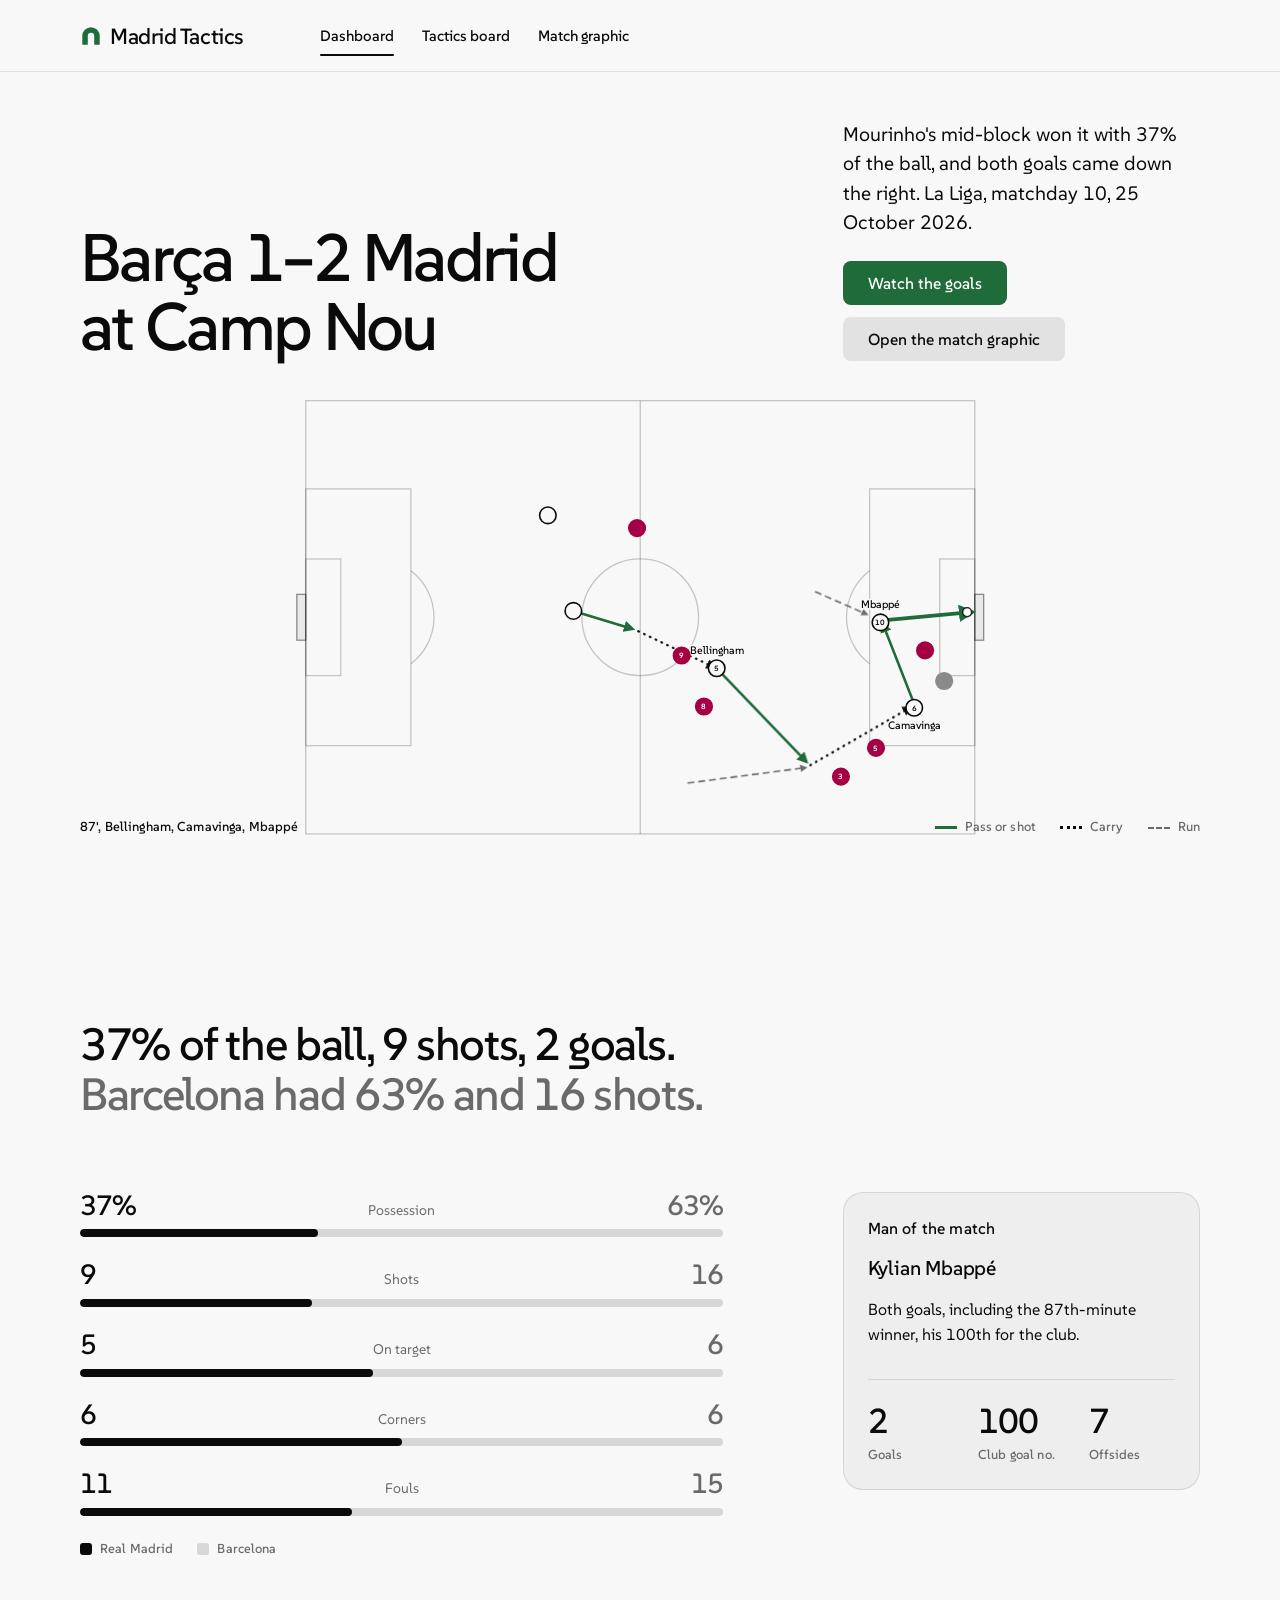
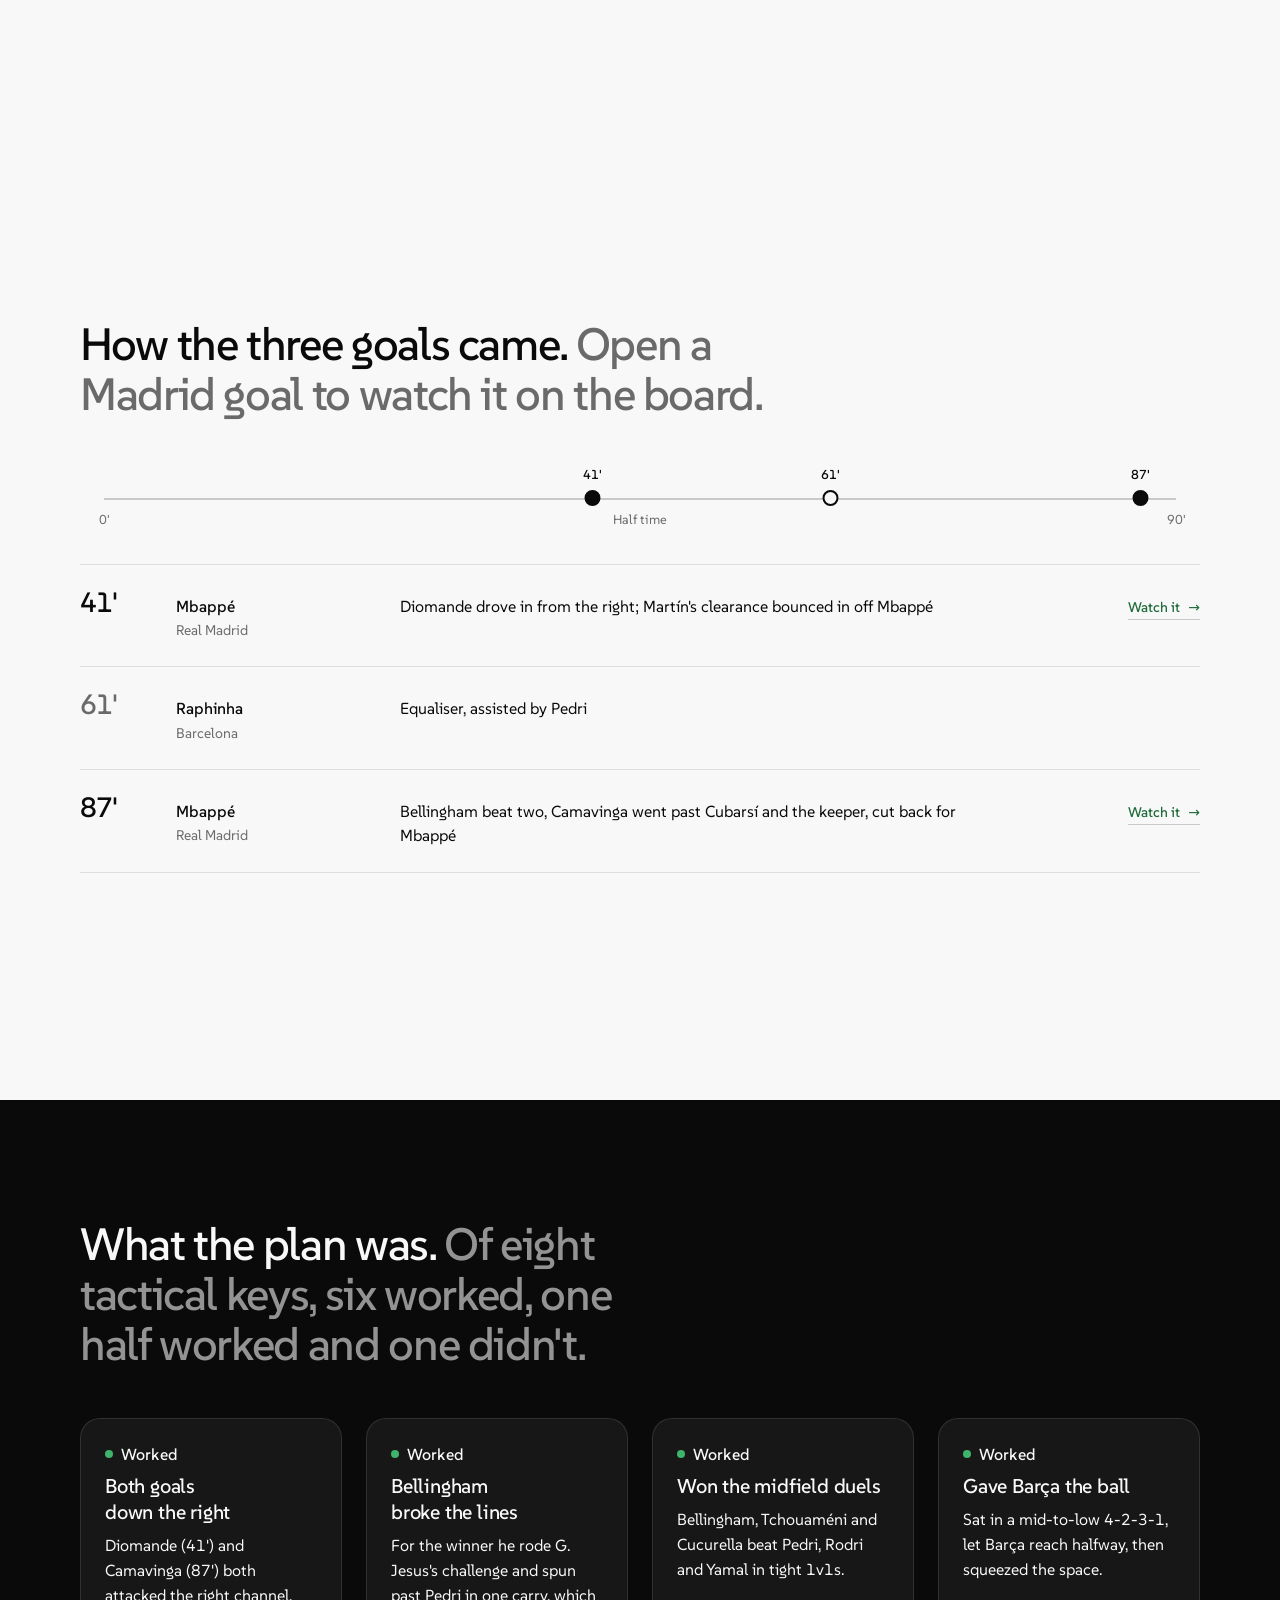
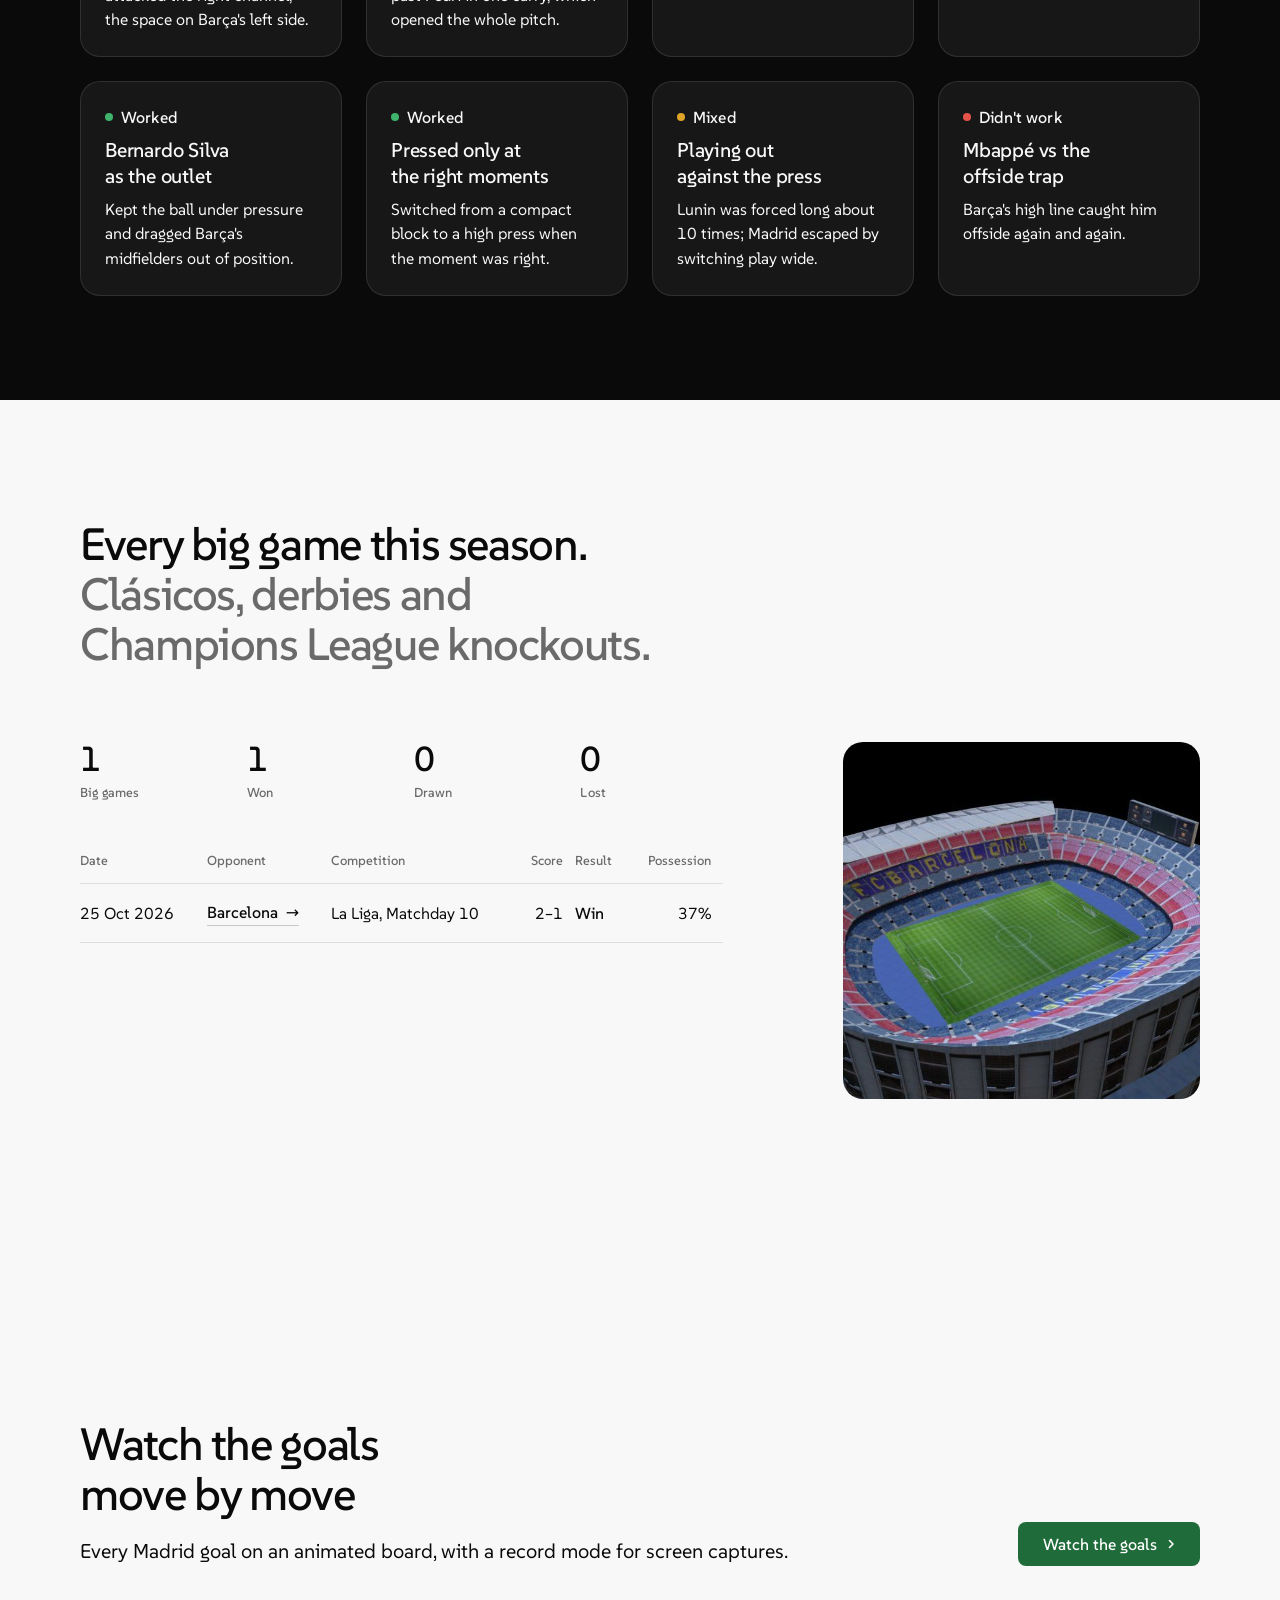
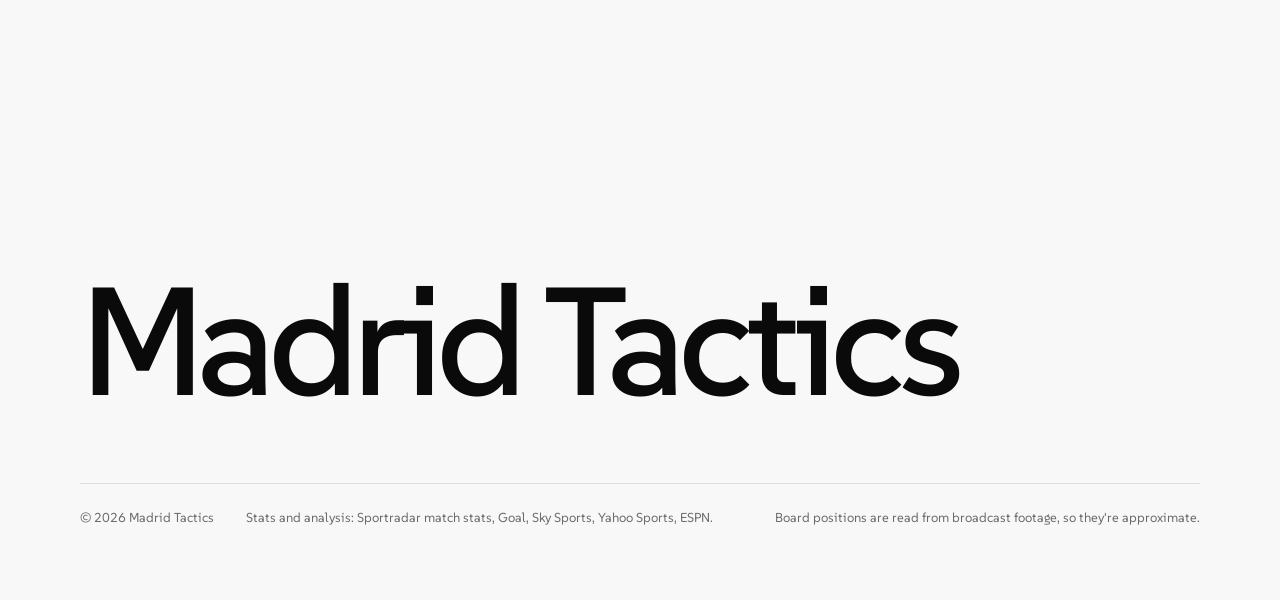
<file: index.html>
<!doctype html>
<!-- Redesigned with tasteskill 2.5.1 (design-taste-frontend, github.com/Leonxlnx/taste-skill, MIT).
     The kit lives in assets/ (system.css, motion, layout, moments). Page CSS: css/dashboard.css.
     Shared fonts and palette: css/theme.css (all three pages use it). -->
<html lang="en" data-type="software" data-radius="soft" data-buttons="tonal" data-motion>
<head>
<meta charset="utf-8">
<meta name="viewport" content="width=device-width, initial-scale=1, viewport-fit=cover">
<title>Madrid Tactics: how Real Madrid won their big games</title>
<meta name="description" content="Tactical breakdowns of Real Madrid's Clásicos, derbies and Champions League knockouts, with every goal drawn on a board.">
<meta property="og:type" content="website">
<meta property="og:title" content="Madrid Tactics: how Real Madrid won their big games">
<meta property="og:description" content="Every big Real Madrid game broken down: the numbers, the goals and the plan.">
<meta name="twitter:card" content="summary_large_image">
<meta name="site-kind" content="software">
<meta name="page-type" content="software">
<link rel="manifest" href="manifest.webmanifest">
<meta name="theme-color" content="#f8f8f8">
<link rel="icon" href="icons/favicon.svg" type="image/svg+xml">
<link rel="apple-touch-icon" href="icons/apple-touch-icon.png">

<link rel="stylesheet" href="assets/system.css">
<link rel="stylesheet" href="assets/motion/motion.css">
<link rel="stylesheet" href="assets/layout/layout.css">
<link rel="stylesheet" href="css/theme.css">
<link rel="stylesheet" href="css/dashboard.css">
<script>document.documentElement.classList.add('m-enter');setTimeout(()=>document.documentElement.classList.add('m-enter-done'),700)</script>
<script>document.documentElement.classList.add('mo-js');setTimeout(()=>document.documentElement.classList.add('mo-safe'),2500)</script>
<link rel="modulepreload" href="assets/moments/moments.js">
<link rel="modulepreload" href="assets/moments/lib.js">
<link rel="modulepreload" href="assets/moments/iris-opens/moment.js">
</head>
<body>
<!-- type: software (a match-analysis tool)
     deal: hero product (the winning goal drawn on the board is the product), palette mint-pink-accounts
     (its green is the pitch; the first deal's pink fought Madrid's white), type suse, nav-mega (kept to plain
     words: one page), close-word, footer-columns, rhythm space, buttons tonal, mark arc
     moments: iris-opens on #keys -->

<header class="nav">
  <div class="wrap nav__bar">
    <a class="skip-link" href="#top">Skip to content</a>
    <!-- Your own crest: swap the mark for <img src="img/crest.png" alt="" width="28" height="28"> -->
    <a class="nav__logo" href="index.html"><span class="mark" data-mark="arc" aria-hidden="true"></span>Madrid Tactics</a>
    <nav class="nav__links" aria-label="Main">
      <div class="nav__item"><a class="nav__link" href="index.html" aria-current="page">Dashboard</a></div>
      <div class="nav__item"><a class="nav__link" id="nav-board" href="tactics.html">Tactics board</a></div>
      <div class="nav__item"><a class="nav__link" id="nav-graphic" href="match.html">Match graphic</a></div>
    </nav>
    <div class="nav__actions"></div>
    <button class="nav__toggle" type="button" aria-expanded="false" aria-label="Menu">
      <svg width="18" height="18" viewBox="0 0 18 18" aria-hidden="true"><path d="M2 5h14M2 13h14" stroke="currentColor" stroke-width="1.6" stroke-linecap="round"/></svg>
    </button>
  </div>
</header>

<main id="top">
  <section class="hero hero--product" data-enter aria-labelledby="hero-h">
    <div class="wrap"><div class="hero-text hero__in">
      <div class="hero__head">
        <div>
          <h1 id="hero-h"></h1>
          <p class="hero__lead" id="hero-lead"></p>
        </div>
        <div class="btn-row">
          <a class="btn btn--primary" id="board-link" href="tactics.html">Watch the goals</a>
          <a class="btn btn--secondary" id="graphic-link" href="match.html">Open the match graphic</a>
        </div>
      </div>
      <div class="hero__stage">
        <!-- the winning goal, drawn from js/boards.js -->
        <div class="frame board-still" data-product="board">
          <svg id="hero-board" role="img" aria-label=""></svg>
        </div>
      </div>
    </div></div>
  </section>

  <section class="section" id="numbers" aria-labelledby="numbers-h">
    <div class="wrap grid numbers">
      <div class="section-head span-12"><h2 id="numbers-h"></h2></div>
      <div class="span-7">
        <ul class="compare" id="compare" aria-label="Madrid against the opponent"></ul>
        <p class="compare__key t-label muted"><span class="key key--rm"></span>Real Madrid <span class="key key--opp"></span><span id="opp-name"></span></p>
      </div>
      <article class="card motm span-4 start-9" id="motm" aria-labelledby="motm-name">
        <p class="t-label muted">Man of the match</p>
        <h3 class="motm__name" id="motm-name"></h3>
        <p class="motm__line" id="motm-line"></p>
        <dl class="stats motm__stats" id="motm-stats"></dl>
      </article>
    </div>
  </section>

  <section class="section" id="goals" aria-labelledby="goals-h">
    <div class="wrap">
      <div class="section-head"><h2 id="goals-h"></h2></div>
      <div class="timeline" id="timeline" aria-hidden="true">
        <span class="timeline__line"></span>
        <span class="timeline__tick" style="left:0">0'</span>
        <span class="timeline__tick" style="left:50%">Half time</span>
        <span class="timeline__tick" style="left:100%">90'</span>
      </div>
      <ul class="goal-rows" id="goal-rows"></ul>
    </div>
  </section>

  <section class="section ground-inverse" id="keys" aria-labelledby="keys-h" data-moment="iris-opens" data-moment-opts='{"from": "base"}'>
    <div class="wrap">
      <div class="section-head"><h2 id="keys-h"></h2></div>
      <div class="grid keys" id="keys-grid"></div>
    </div>
  </section>

  <section class="section" id="season" aria-labelledby="season-h">
    <div class="wrap grid season">
      <div class="section-head span-12">
        <h2 id="season-h">Every big game this season. <span class="muted">Clásicos, derbies and Champions League knockouts.</span></h2>
      </div>
      <div class="span-7 season__list">
        <dl class="stats" id="record"></dl>
        <div class="table-wrap">
          <table>
            <thead><tr><th scope="col">Date</th><th scope="col">Opponent</th><th scope="col" class="hide-narrow">Competition</th><th scope="col" class="num">Score</th><th scope="col">Result</th><th scope="col" class="num hide-narrow">Possession</th></tr></thead>
            <tbody id="games"></tbody>
          </table>
        </div>
      </div>
      <div class="span-4 start-9 season__photo" id="season-photo" hidden></div>
    </div>
  </section>
</main>

<footer class="footer closing" aria-labelledby="close-h">
  <div class="wrap">
    <div class="closing__cta close--word">
      <div class="section-head--split">
        <div><h2 id="close-h">Watch the goals move by move</h2><p class="t-lead">Every Madrid goal on an animated board, with a record mode for screen captures.</p></div>
        <a class="btn btn--primary" id="close-board" href="tactics.html">Watch the goals<svg class="m-arrow" viewBox="0 0 12 12" aria-hidden="true"><path class="m-arrow__stem" d="M1 6h8"/><path class="m-arrow__head" d="M4.5 2.5 8 6l-3.5 3.5"/></svg></a>
      </div>
      <p class="close__word" aria-hidden="true">Madrid Tactics</p>
    </div>
    <div class="closing__links">
      <div class="footer__legal">
        <span>&copy; 2026 Madrid Tactics</span>
        <span class="sources" id="sources"></span>
        <span>Board positions are read from broadcast footage, so they're approximate.</span>
      </div>
    </div>
  </div>
</footer>

<script src="js/data.js"></script>
<script src="js/boards.js"></script>
<script src="js/stadiums.js"></script>
<script src="js/dashboard.js"></script>
<script src="js/pwa.js"></script>
<script type="module" src="assets/system.js"></script>
<script type="module" src="assets/motion/motion.js"></script>
<script type="module" src="assets/layout/layout.js"></script>
</body>
</html>
</file>
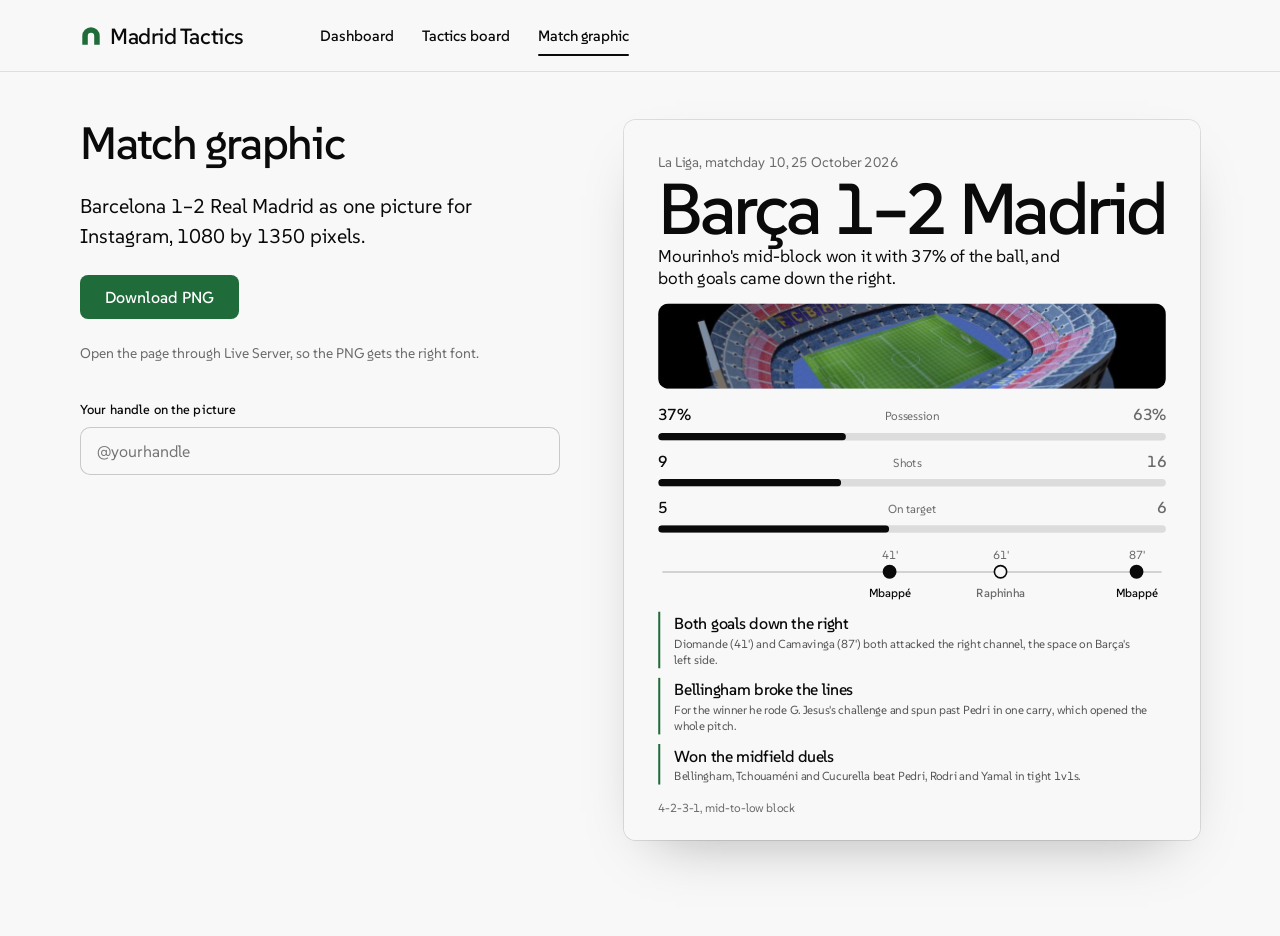
<file: match.html>
<!doctype html>
<!-- Redesigned with tasteskill 2.5.1 (design-taste-frontend). Same look as index.html:
     kit in assets/, shared fonts and palette in css/theme.css, page CSS in css/match.css. -->
<html lang="en" data-type="software" data-radius="soft" data-buttons="tonal">
<head>
<meta charset="utf-8">
<meta name="viewport" content="width=device-width, initial-scale=1, viewport-fit=cover">
<title>Match graphic: a picture of the game to share</title>
<meta name="description" content="A 1080×1350 picture of each big Real Madrid game: score, numbers, goals and what worked.">
<link rel="manifest" href="manifest.webmanifest">
<meta name="theme-color" content="#f8f8f8">
<link rel="icon" href="icons/favicon.svg" type="image/svg+xml">
<link rel="apple-touch-icon" href="icons/apple-touch-icon.png">
<link rel="stylesheet" href="assets/system.css">
<link rel="stylesheet" href="css/theme.css">
<link rel="stylesheet" href="css/match.css">
</head>
<body>

<header class="nav">
  <div class="wrap nav__bar">
    <a class="skip-link" href="#graphic-page">Skip to the graphic</a>
    <a class="nav__logo" href="index.html"><span class="mark" data-mark="arc" aria-hidden="true"></span>Madrid Tactics</a>
    <nav class="nav__links" aria-label="Main">
      <div class="nav__item"><a class="nav__link" href="index.html">Dashboard</a></div>
      <div class="nav__item"><a class="nav__link" id="nav-board" href="tactics.html">Tactics board</a></div>
      <div class="nav__item"><a class="nav__link" href="match.html" aria-current="page">Match graphic</a></div>
    </nav>
    <div class="nav__actions"></div>
    <button class="nav__toggle" type="button" aria-expanded="false" aria-label="Menu">
      <svg width="18" height="18" viewBox="0 0 18 18" aria-hidden="true"><path d="M2 5h14M2 13h14" stroke="currentColor" stroke-width="1.6" stroke-linecap="round"/></svg>
    </button>
  </div>
</header>

<main id="graphic-page" class="graphic-page">
  <div class="wrap graphic-layout">
    <div class="graphic-intro">
      <h1>Match graphic</h1>
      <p class="t-lead" id="intro-lead">One picture of the game for Instagram, 1080 by 1350 pixels.</p>
      <div class="btn-row">
        <button class="btn btn--primary" id="download" type="button">Download PNG</button>
      </div>
      <p class="graphic-note muted" id="download-note">Open the page through Live Server, so the PNG gets the right font.</p>
      <label class="handle-field">
        <span class="t-label">Your handle on the picture</span>
        <input id="handle" type="text" autocomplete="off" spellcheck="false" placeholder="@yourhandle">
      </label>
    </div>

    <div class="graphic-scaler" id="scaler">
      <!-- Built at full size (1080×1350) and scaled down to fit the screen. -->
      <div class="graphic" id="graphic">
        <div class="g-top">
          <p class="g-label" id="g-label"></p>
          <p class="g-score" id="g-score"></p>
          <p class="g-tagline" id="g-tagline"></p>
        </div>
        <div class="g-stadium" id="g-stadium" aria-hidden="true"></div>
        <div class="g-stats" id="g-stats"></div>
        <div class="g-timeline" id="g-timeline"><div class="g-line"></div></div>
        <div class="g-keys" id="g-keys"></div>
        <div class="g-footer">
          <span id="g-setup"></span>
          <span id="g-handle"></span>
        </div>
      </div>
    </div>
  </div>
</main>

<!-- html-to-image (MIT) turns the graphic into a PNG. Kept locally, so it works offline.
     Replaces html2canvas, which drew the SUSE font too low. -->
<script src="js/vendor/html-to-image.js"></script>
<script src="js/data.js"></script>
<script src="js/stadiums.js"></script>
<script src="js/match.js"></script>
<script src="js/pwa.js"></script>
<script type="module" src="assets/system.js"></script>
</body>
</html>
</file>
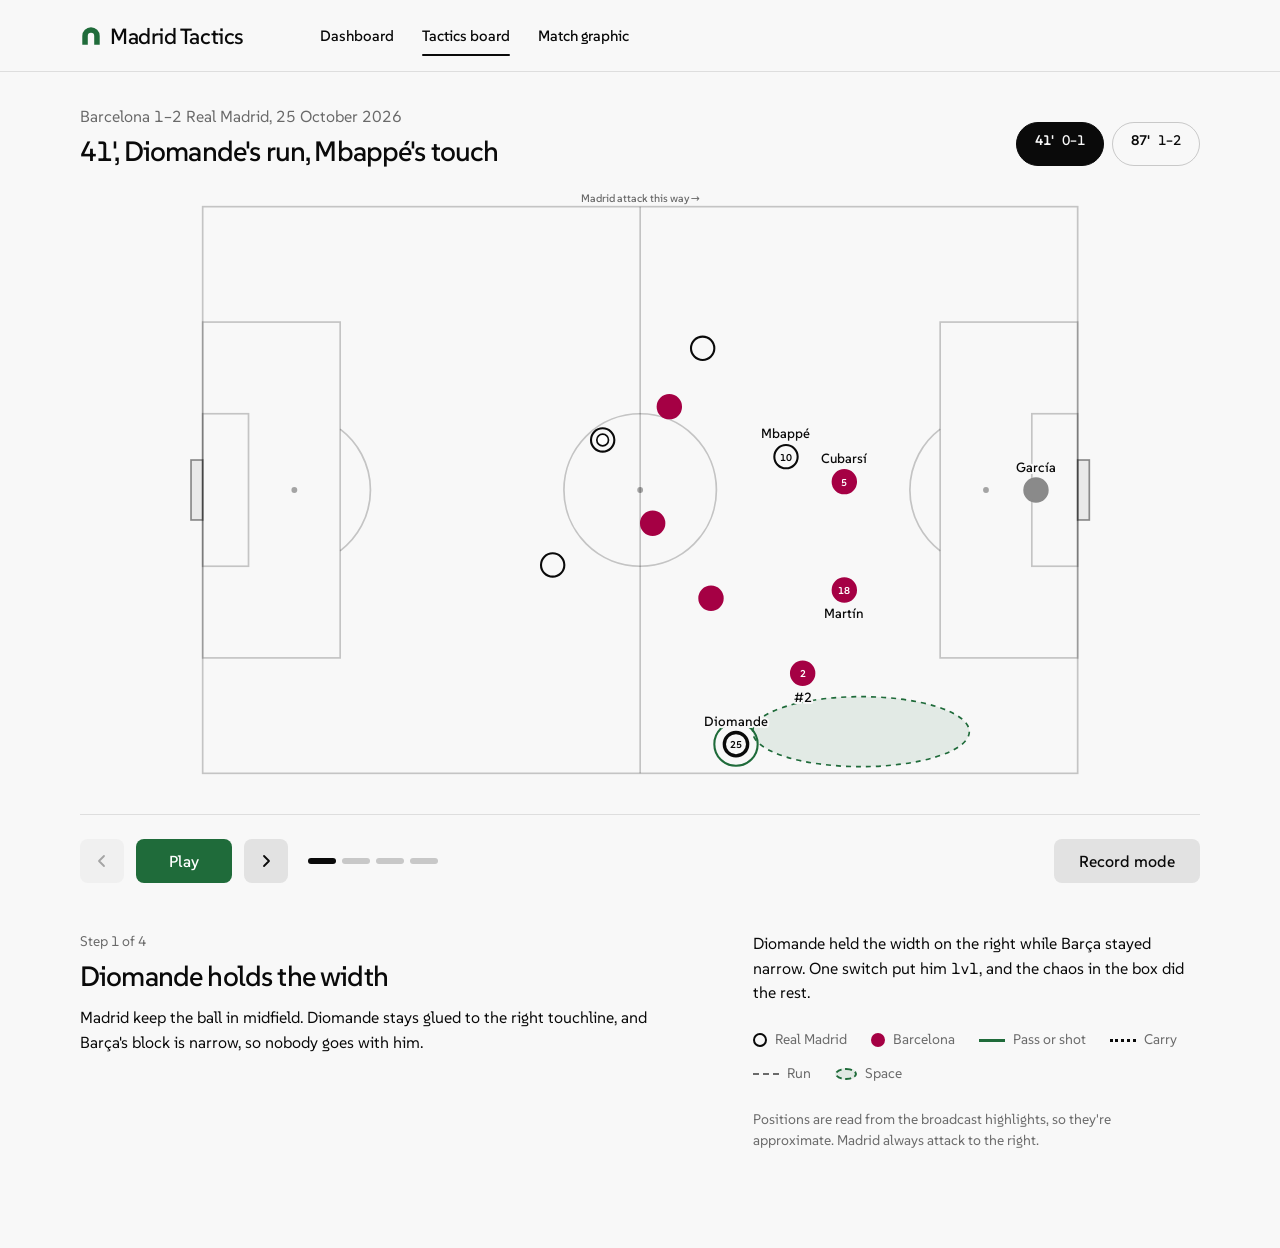
<file: tactics.html>
<!doctype html>
<!-- Redesigned with tasteskill 2.5.1 (design-taste-frontend). Same look as index.html:
     kit in assets/, shared fonts and palette in css/theme.css, page CSS in css/tactics.css. -->
<html lang="en" data-type="software" data-radius="soft" data-buttons="tonal">
<head>
<meta charset="utf-8">
<meta name="viewport" content="width=device-width, initial-scale=1, viewport-fit=cover">
<title>Tactics board: every Madrid goal, move by move</title>
<meta name="description" content="Watch Real Madrid's goals from the big games move by move on an animated tactics board.">
<link rel="manifest" href="manifest.webmanifest">
<meta name="theme-color" content="#f8f8f8">
<link rel="icon" href="icons/favicon.svg" type="image/svg+xml">
<link rel="apple-touch-icon" href="icons/apple-touch-icon.png">
<link rel="stylesheet" href="assets/system.css">
<link rel="stylesheet" href="css/theme.css">
<link rel="stylesheet" href="css/tactics.css">
</head>
<body class="board-page">

<header class="nav">
  <div class="wrap nav__bar">
    <a class="skip-link" href="#board">Skip to the board</a>
    <a class="nav__logo" href="index.html"><span class="mark" data-mark="arc" aria-hidden="true"></span>Madrid Tactics</a>
    <nav class="nav__links" aria-label="Main">
      <div class="nav__item"><a class="nav__link" href="index.html">Dashboard</a></div>
      <div class="nav__item"><a class="nav__link" href="tactics.html" aria-current="page">Tactics board</a></div>
      <div class="nav__item"><a class="nav__link" id="nav-graphic" href="match.html">Match graphic</a></div>
    </nav>
    <div class="nav__actions"></div>
    <button class="nav__toggle" type="button" aria-expanded="false" aria-label="Menu">
      <svg width="18" height="18" viewBox="0 0 18 18" aria-hidden="true"><path d="M2 5h14M2 13h14" stroke="currentColor" stroke-width="1.6" stroke-linecap="round"/></svg>
    </button>
  </div>
</header>

<main id="board" class="board-main">
  <div class="wrap">
    <div class="board-head">
      <div>
        <p class="board-match muted" id="b-match"></p>
        <h1 id="b-title"></h1>
      </div>
      <div class="goal-tabs" id="goal-tabs" role="tablist" aria-label="Goals"></div>
    </div>

    <div class="board-wrap" id="board-wrap">
      <svg id="pitch" viewBox="-20 -20 1090 720" role="img" aria-label="Animated tactics board"></svg>
      <div class="rec-caption" id="rec-caption">
        <p class="rec-step" id="rec-step"></p>
        <p class="rec-title" id="rec-title"></p>
      </div>
      <div class="goal-flash" id="goal-flash" aria-hidden="true">Goal</div>
    </div>

    <div class="board-controls">
      <button class="btn btn--secondary ctl" id="prev" type="button" aria-label="Previous step">
        <svg viewBox="0 0 16 16" aria-hidden="true"><path d="M10 3 5 8l5 5"/></svg>
      </button>
      <button class="btn btn--primary" id="play" type="button">Play</button>
      <button class="btn btn--secondary ctl" id="next" type="button" aria-label="Next step">
        <svg viewBox="0 0 16 16" aria-hidden="true"><path d="m6 3 5 5-5 5"/></svg>
      </button>
      <div class="step-dots" id="dots"></div>
      <button class="btn btn--secondary rec-btn" id="rec" type="button" title="Shows only the board, for screen recording. Esc to leave.">Record mode</button>
    </div>

    <div class="board-notes">
      <div class="step-now" aria-live="polite">
        <p class="step-count muted" id="s-num"></p>
        <p class="step-title" id="s-title"></p>
        <p class="step-text" id="s-text"></p>
      </div>
      <div class="board-side">
        <p class="board-summary" id="b-summary"></p>
        <ul class="board-legend" aria-label="Key">
          <li><i class="lg-dot rm"></i>Real Madrid</li>
          <li><i class="lg-dot opp"></i><span id="lg-opp">Opponent</span></li>
          <li><i class="lg-line pass"></i>Pass or shot</li>
          <li><i class="lg-line carry"></i>Carry</li>
          <li><i class="lg-line run"></i>Run</li>
          <li><i class="lg-zone"></i>Space</li>
        </ul>
        <p class="board-note muted">Positions are read from the broadcast highlights, so they're approximate. Madrid always attack to the right.</p>
      </div>
    </div>
  </div>
</main>

<script src="js/data.js"></script>
<script src="js/boards.js"></script>
<script src="js/tactics.js"></script>
<script src="js/pwa.js"></script>
<script type="module" src="assets/system.js"></script>
</body>
</html>
</file>
<file: assets/system.css>
/*
  taste-skill system.css - the one system for the page. Link it first, then assets/ui/cards.css (the
  feature card, its panel and the fragment placements), then set the palette (--p-*), the fonts and
  the radius set on :root in the page (node scripts/start.mjs prints that block).
  Do not add a second grid, spacing scale, type scale, radius scale, button or card style.
*/

/* ---------------------------------------------------------------- tokens */
:root {
  /* palette (hex only; fx.js reads --bg --surface --ink --muted --accent --accent-ink) */
  --p-bg: #ffffff;
  --p-surface: #f4f4f4;
  --p-ink: #111111;
  --p-muted: #6b6b6b;
  --p-accent: #1a4be0;
  --p-accent-ink: #ffffff;
  --p-action: #1a4be0;      /* buttons, links, focus: the accent, or the ink when the accent is too pale */
  --p-action-ink: #ffffff;
  --p-inv-bg: #111111;
  --p-inv-surface: #1c1c1c;
  --p-inv-ink: #f4f4f4;
  --p-inv-muted: #a3a3a3;
  --p-inv-accent: #ffffff;
  --p-inv-accent-ink: #111111;
  --p-inv-action: #ffffff;
  --p-inv-action-ink: #111111;
  /* the lit ground behind UI and in the closing band (references/cards.md), one per page, tech pages only
     (none on kind other, which is flat): <html data-ground="sand|sky|sage|painting">. system.js gives it to every ground
     that holds UI, on light and dark pages alike; --hue on one panel changes only its accent */
  --ground-bg: #d9ccb7; --ground-surface: #e9e0d2; --ground-ink: #2a2622; --ground-muted: #5a534a; --ground-accent: #a8794a;

  /* fonts */
  --font-display: system-ui, -apple-system, "Segoe UI", sans-serif;
  --font-text: system-ui, -apple-system, "Segoe UI", sans-serif;
  --font-mono: ui-monospace, "SFMono-Regular", Menlo, Consolas, monospace;
  --display-weight: 400;    /* headlines 400; 500 on a tech page (software, gaming, hardware) */
  --display-tracking: -0.025em;

  /* the page rhythm (references/layout-v4.md): one section per screen. The header is fixed and
     --nav tall; every section is padded --padt above and --padb (plus the phone action bar, --bar)
     below, and is exactly one or two screens tall (--h: 1 or 2; --hm on a phone). The hero's words
     start --hgap under the header and its content ends --hpadb above the fold. */
  --nav: 72px;
  --padt: 120px;
  --padb: 72px;
  --hgap: 48px;
  --hpadb: 64px;
  --bar: 0px;
  /* grid: one .wrap (alias .container) for the header, every section and the footer, the same
     --gut on both sides: 1280 wide at x 80-1360 at 1440, 342 at x 24-366 at 390 */
  --container: 1280px;
  --gut: 80px;
  --pad: var(--gut);
  --gutter: 24px;

  /* spacing: 4/8 scale */
  --s-1: 4px;  --s-2: 8px;  --s-3: 12px; --s-4: 16px; --s-5: 24px;
  --s-6: 32px; --s-7: 48px; --s-8: 64px; --s-9: 96px; --s-10: 128px;
  --section: 40px;      /* only a .section outside main (the kit's demo pages); every main > section and
                           footer.closing take --padt and --padb */
  --section-band: 56px; /* the same for an older footer outside footer.closing */
  --head-gap: 48px;     /* the one heading-to-content gap, 32 on a phone (layout.css reads it as --ly-head-gap) */
  --card-pad: 16px;     /* card padding (cards.css sets its own for cards with a panel) */
  --card-gap: 16px;     /* gap between cards */

  /* type scale (the only sizes on the page) */
  --t-label: 13px;
  --t-small: 14px;
  --t-body: 16px;
  --t-lead: 18px;
  --t-card: 18px;
  --t-h3: 24px;
  /* straight lines from the phone size at 390 to the desktop size at 1440 (system.md's table) */
  --t-h2: clamp(30px, 1.72vw + 23.3px, 48px);
  --t-h1: clamp(38px, 3.24vw + 25.4px, 72px);
  /* a big number stays a step under the h2 (VI-11): 38 at 1440, 28 at 390, so it never reads as a
     section heading; a stats row and a price set their own, smaller still */
  --t-stat: clamp(28px, .952vw + 24.29px, 38px);

  /* radius: one scale (soft by default; data-radius on <html> switches it) */
  --r-sm: 8px;  --r-md: 12px; --r-lg: 20px; --r-btn: 8px;

  /* controls (fixed here; a page never adds its own) */
  --btn-h: 44px;
  --btn-h-sm: 36px;
  --nav-h: var(--nav);  /* the older name, kept for the kit's files */
  --icon: 16px;         /* small icons: socials, menu chevrons, mono brand marks */

  /* motion: the one UI ease-out (motion.css --m-ease and ui/base.css --u-ease read it; references/motion.md) */
  --ease: cubic-bezier(.2, .8, .2, 1);
  --dur: 180ms;
}
html[data-radius="sharp"] { --r-sm: 4px; --r-md: 6px;  --r-lg: 8px;  --r-btn: 4px; }
html[data-radius="soft"]  { --r-sm: 8px; --r-md: 12px; --r-lg: 20px; --r-btn: 8px; }
html[data-radius="round"] { --r-sm: 10px; --r-md: 16px; --r-lg: 24px; --r-btn: 999px; }
/* the four lit grounds (references/cards.md); sand is the default above. painting goes with
   painterly-landscape (x.ai's daylight sky over olive hills) */
html[data-ground="sky"]      { --ground-bg: #c6d3df; --ground-surface: #d6e0e9; --ground-ink: #25303a; --ground-muted: #4d5964; --ground-accent: #3f6a92; }
html[data-ground="sage"]     { --ground-bg: #cdd6c6; --ground-surface: #dce3d6; --ground-ink: #262d24; --ground-muted: #535b51; --ground-accent: #6c8e63; }
html[data-ground="painting"] { --ground-bg: #79a8d6; --ground-surface: #a6c4e2; --ground-ink: #16212c; --ground-muted: #273949; --ground-accent: #9c9b3c; }
/* cards.css takes its card and panel radii from this scale */
html[data-radius] .card { --c-r: var(--r-lg); }
html[data-radius] .panel { --p-r: var(--r-md); }

/* a phone: the header 56, the sections padded 96 / 48, the hero's words 40 under the header and its
   content ending 24 above the fold, 24 at both sides, 12 between columns */
@media (max-width: 639px) {
  :root { --nav: 56px; --padt: 96px; --padb: 48px; --hgap: 40px; --hpadb: 24px; --gut: 24px; --gutter: 12px; --card-gap: 12px; --head-gap: 32px; }
}
@media (min-width: 640px) {
  :root { --gut: 48px; --section: 48px; --section-band: 72px; --card-pad: 24px; }
}
@media (min-width: 1024px) {
  :root { --gut: 80px; --section: 56px; --section-band: 96px; --card-gap: 24px;
          --t-lead: 20px; --t-card: 20px; --t-h3: 28px; }
  /* a place (and a local service): the 1200 column at x 120-1320 */
  html[data-type="place"] { --gut: 120px; --container: 1200px; }
}
/* a place (VI-06, ST-96, PH-23): its own smaller type (h1 48/53 and 32/37, h2 32/40 and 24/30, titles
   and the sub-line 20 and 18), the Recipe 3 hero's gap under its photograph (40, 24 on a phone),
   square photographs and cards and 2px buttons, whatever data-radius and data-buttons say */
:root[data-type="place"] {
  --hgap: 40px;
  --t-h1: clamp(32px, 1.524vw + 26.06px, 48px);
  --t-h2: clamp(24px, .762vw + 21px, 32px);
  --t-h3: clamp(20px, .381vw + 18.51px, 24px);
  --r-sm: 2px; --r-md: 0px; --r-lg: 0px; --r-btn: 2px;
}
:root[data-type="place"] :is(h1, .t-h1) { line-height: 1.104; }
:root[data-type="place"] :is(h2, .t-h2) { line-height: 1.25; }
@media (max-width: 639px) {
  :root[data-type="place"] { --hgap: 24px; }
  :root[data-type="place"] :is(h1, .t-h1) { line-height: 1.156; }
}

/* ---------------------------------------------------------------- grounds (at most three) */
:root, .ground-base {
  --bg: var(--p-bg); --surface: var(--p-surface); --ink: var(--p-ink); --muted: var(--p-muted);
  --accent: var(--p-accent); --accent-ink: var(--p-accent-ink); --card: var(--p-surface);
  --action: var(--p-action); --action-ink: var(--p-action-ink);
}
.ground-surface {
  --bg: var(--p-surface); --surface: var(--p-bg); --ink: var(--p-ink); --muted: var(--p-muted);
  --accent: var(--p-accent); --accent-ink: var(--p-accent-ink); --card: var(--p-bg);
  --action: var(--p-action); --action-ink: var(--p-action-ink);
}
.ground-inverse {
  --bg: var(--p-inv-bg); --surface: var(--p-inv-surface); --ink: var(--p-inv-ink); --muted: var(--p-inv-muted);
  --accent: var(--p-inv-accent); --accent-ink: var(--p-inv-accent-ink); --card: var(--p-inv-surface);
  --action: var(--p-inv-action); --action-ink: var(--p-inv-action-ink);
}
:root, .ground-base, .ground-surface, .ground-inverse {
  --line: color-mix(in oklab, var(--ink) 11%, transparent);
  --line-strong: color-mix(in oklab, var(--ink) 20%, transparent);
  /* effects (fx.js) and UI fragments (assets/ui) take the colours of the ground they sit on */
  --fx-bg: var(--bg); --fx-surface: var(--surface); --fx-ink: var(--ink); --fx-muted: var(--muted);
  --fx-accent: var(--accent); --fx-accent-ink: var(--accent-ink);
  --ui-font: var(--font-text); --ui-mono: var(--font-mono); --ui-radius: var(--r-md);
}
.ground-base, .ground-surface, .ground-inverse { background: var(--bg); color: var(--ink); }

/* ---------------------------------------------------------------- base */
*, *::before, *::after { box-sizing: border-box; }
/* an anchor lands on the section's top (the judge's frame): the fixed header covers --nav of its --padt */
html { -webkit-text-size-adjust: 100%; scroll-padding-top: 0; scroll-behavior: auto; margin: 0; }
body {
  margin: 0; background: var(--bg); color: var(--ink);
  font: 400 var(--t-body)/1.55 var(--font-text);
  -webkit-font-smoothing: antialiased; text-rendering: optimizeLegibility; overflow-x: clip;
}
img, svg, video, canvas { display: block; max-width: 100%; }
/* hidden means hidden, also on an img the line above makes a block (a menu tab's photograph, a peek photograph) */
[hidden] { display: none !important; }
img, video { height: auto; }
a { color: inherit; text-decoration: none; }
button { font: inherit; color: inherit; }
h1, h2, h3, h4, p, ul, ol, figure, blockquote { margin: 0; }
ul, ol { padding: 0; list-style: none; }
h1, h2, h3, h4 {
  font-family: var(--font-display); font-weight: var(--display-weight);
  letter-spacing: var(--display-tracking); text-wrap: balance; overflow-wrap: break-word;
  /* a long word (a German compound at 390) breaks at a syllable with a hyphen, in the language of <html lang>;
     only words of 10 letters or more, 4 at least on each side, so a short English heading never breaks */
  hyphens: auto; -webkit-hyphens: auto; hyphenate-limit-chars: 10 4 4;
}
h1, .t-h1 { font-size: var(--t-h1); line-height: 1.04; }
h2, .t-h2 { font-size: var(--t-h2); line-height: 1.1; }
h3, .t-h3 { font-size: var(--t-h3); line-height: 1.2; }
h4, .t-card { font-family: var(--font-text); font-weight: 500; font-size: var(--t-card); line-height: 1.3; letter-spacing: -0.01em; }
p { text-wrap: pretty; }
.t-lead  { font-size: var(--t-lead); line-height: 1.5; }
.t-body  { font-size: var(--t-body); line-height: 1.55; }
.t-small { font-size: var(--t-small); line-height: 1.5; }
.t-label { font-size: var(--t-label); font-weight: 500; line-height: 1.4; letter-spacing: 0.01em; }
.t-stat  { font-family: var(--font-display); font-weight: var(--display-weight); font-size: var(--t-stat);
           line-height: 1; letter-spacing: var(--display-tracking); font-variant-numeric: tabular-nums; }
.muted { color: var(--muted); }
.mono  { font-family: var(--font-mono); }
.measure { max-width: 62ch; }
:focus-visible { outline: 2px solid var(--action); outline-offset: 2px; border-radius: 2px; }
::selection { background: color-mix(in oklab, var(--accent) 30%, transparent); }

/* ---------------------------------------------------------------- grid */
.wrap, .container { width: min(100% - 2 * var(--gut), var(--container)); margin-inline: auto; padding-inline: 0; }
.grid { display: grid; grid-template-columns: repeat(12, minmax(0, 1fr)); column-gap: var(--gutter); row-gap: var(--card-gap); }
.grid > * { min-width: 0; grid-column: 1 / -1; }
.section { padding-block: var(--section); }

/* ---------------------------------------------------------------- one section per screen
   The page is a stack of screens. Framed at scrollY = k x the screen height, a shot shows exactly one
   section: the hero alone on the first screen, every other section (and footer.closing, the close and
   the footer in one) exactly one or two screens tall, its h2 first, --padt under its top. Heights
   and padding do it: no pinning, snapping or script.
     <section class="section" id=".." style="--h: 2">     (2 screens; --hm sets a phone's count alone)
       <div class="wrap"> the h2 first, then the content </div>     (the one in-flow child)
     </section>
   A layer (a full-bleed photograph or ground behind the words) is an <img class="layer" aria-hidden="true">
   beside the .wrap. Content must fit: one screen holds 708px of content at 1440x900 (900 - 120 - 72),
   two hold 1,608 (the second screen's part starts --padt under its top with .g2). From 640 to 1279 a
   section keeps at least its screens and grows past them rather than overlap the next. */
main > :is(section, .section), footer.closing {
  position: relative; box-sizing: border-box;
  height: calc(var(--h, 1) * 100vh); height: calc(var(--h, 1) * 100svh);
  padding: var(--padt) 0 calc(var(--padb) + var(--bar));
}
main > :is(section, .section) > :is(.wrap, .container), footer.closing > .wrap { position: relative; z-index: 1; height: 100%; }
main > :is(section, .section) > :is(.wrap, .container):not(.grid) { display: flex; flex-direction: column; }
/* a .wrap that is the section's grid too (class="wrap grid"): its rows start at the top */
main > :is(section, .section) > :is(.wrap, .container).grid { align-content: start; }
/* .fill: the block that takes what the screen leaves under the heading (a photograph, a frame) */
main > :is(section, .section) > .wrap > .fill { flex: 1 1 0; min-height: 0; }
/* two screens as two groups: row 1 the h2 and the first group, row 2 the rest (no second h2), starting
   --padt under the second screen's top, so the second shot looks like any other section */
main > :is(section, .section).g2, footer.closing.g2 { --h: 2; }
main > :is(section, .section).g2 > :is(.wrap, .container), footer.closing.g2 > .wrap { display: grid; grid-template-rows: minmax(0, 1fr) minmax(0, 1fr); row-gap: calc(var(--padt) + var(--padb) + var(--bar)); }
main > :is(section, .section).g2 > :is(.wrap, .container) > *, footer.closing.g2 > .wrap > * { min-height: 0; align-self: start; }
main > :is(section, .section).g2 > :is(.wrap, .container) > :is(.group, .fill) { align-self: stretch; }
/* a group: one screen's part of a .g2 section (its h2 and first rows, or the rest) */
.group { display: flex; flex-direction: column; min-height: 0; }
/* each screen's card row runs down to that screen's foot (the cards stretch, their panels grow), so
   the second screen of a .g2 is never a short row over an empty ground; both rows end on the same line */
@media (min-width: 1024px) {
  main > :is(section, .section).g2 > .wrap > .grid:last-child,
  main > :is(section, .section).g2 > .wrap > .group > .grid:last-child { align-self: stretch; flex: 1 1 auto; min-height: 0; }
}
.group > .fill { flex: 1 1 0; min-height: 0; }
@media (min-width: 640px) and (max-width: 1279px) {
  main > :is(section, .section):not(.hero, .section--hero), footer.closing {
    height: auto; min-height: calc(var(--h, 1) * 100vh); min-height: calc(var(--h, 1) * 100svh);
  }
  /* the section is a column and its .wrap takes all of it, so a .fill (a photograph, a frame) still
     grows to the section's foot (a min-height percentage would not resolve, leaving it at its least) */
  /* :where() keeps it at no weight, so a page's own phone- or tablet-only hiding (section.desk-only { display: none }) wins */
  :where(main > :is(section, .section):not(.hero, .section--hero), footer.closing) { display: flex; flex-direction: column; }
  main > :is(section, .section):not(.hero, .section--hero) > :is(.wrap, .container), footer.closing > .wrap { flex: 1 0 auto; height: auto; min-height: 0; }
}
/* a phone: lvh (the screen with its bars hidden) for every section but the hero; --hm when stacking
   makes the content taller than the desktop count */
@media (max-width: 639px) {
  /* at least its screens, never less: content a screen cannot hold makes the section taller (the rhythm
     check then asks for --hm: 2 or less content); a fixed height would lay its last rows over the next
     section, the fault the phone shots showed most (a list under the closing heading and its button) */
  main > :is(section, .section):not(.hero, .section--hero), footer.closing {
    height: auto; min-height: calc(var(--hm, var(--h, 1)) * 100vh); min-height: calc(var(--hm, var(--h, 1)) * 100lvh);
  }
  /* one grid row at least the screens tall that grows with the .wrap's content: the .wrap is stretched to
     it, so its .fill and its two groups still share a definite height */
  /* (at no weight, as on the tablet: a page's own section.desk-only { display: none } still hides it) */
  :where(main > :is(section, .section):not(.hero, .section--hero):has(> :is(.wrap, .container)), footer.closing) {
    display: grid; grid-template-columns: minmax(0, 1fr); grid-template-rows: 1fr; grid-auto-rows: auto;
  }
  main > :is(section, .section):not(.hero, .section--hero) > :is(.wrap, .container), footer.closing > .wrap { height: auto; }
  main > :is(section, .section).g2m, footer.closing.g2m { --hm: 2; }
  main > :is(section, .section).g2m > :is(.wrap, .container), footer.closing.g2m > .wrap { display: grid; grid-template-rows: minmax(0, 1fr) minmax(0, 1fr); row-gap: calc(var(--padt) + var(--padb) + var(--bar)); }
  /* stacked in one, the two groups keep the open cards' 32px, so the first group's last panel never meets
     the next card's title */
  main > :is(section, .section).g2:not(.g2m) > :is(.wrap, .container) { display: flex; row-gap: var(--s-6); }
  /* what the two screens leave goes around the second group, so it opens below the header, not on the fold */
  main > :is(section, .section).g2:not(.g2m) > :is(.wrap, .container) > :last-child { margin-block: auto; }
  main > :is(section, .section).g2:not(.g2m) > :is(.wrap, .container) > * { align-self: stretch; }
}
/* a layer: the photograph or ground of a whole section, under its words, edge to edge */
main > :is(section, .section) > :is(img, video, canvas, picture).layer,
footer.closing > :is(img, video, canvas, picture).layer {
  position: absolute; inset: 0; z-index: 0; width: 100%; height: 100%; max-width: none; object-fit: cover; object-position: var(--pos, 50% 50%);
}
main > :is(section, .section) > picture.layer > img { width: 100%; height: 100%; object-fit: cover; }

/* the hero: exactly the first screen, the fixed header over its top. Its words start --hgap under the
   header (--photo adds a full-bleed photograph's height above them on a place); its content ends
   --hpadb above the fold, and nothing of the next section shows, at 1440, 1024, 820 and 390.
     <section class="hero hero--<type>"><div class="wrap"><div class="hero-text"> .. </div>[one strip]</div></section>
   .hero-text holds the whole composition (the words, and the picture or window beside or under them);
   one docked strip (logos, three facts) may follow it, at most 96px, desktop only. */
main > :is(.hero, .section--hero) {
  height: 100vh; height: 100svh; min-height: 0;
  padding: calc(var(--nav) + var(--photo, 0px) + var(--hgap)) 0 calc(var(--hpadb) + var(--bar));
}
:is(.hero, .section--hero) > .wrap { height: 100%; display: grid; grid-template-rows: minmax(0, 1fr) auto; row-gap: var(--s-7); }
:is(.hero, .section--hero) > .wrap > .hero-text { min-height: 0; }
/* a phone: the hero is at least the first screen and grows when a short phone (320x640) cannot hold its
   words, buttons and picture, so nothing of it lies over the next section or under the header */
@media (max-width: 639px) {
  main > :is(.hero, .section--hero) { height: auto; min-height: 100vh; min-height: 100svh; }
  main > :is(.hero, .section--hero):has(> :is(.wrap, .container)) { display: grid; grid-template-columns: minmax(0, 1fr); grid-template-rows: 1fr; grid-auto-rows: auto; }
  main > :is(.hero, .section--hero) > :is(.wrap, .container) { height: auto; }
}
:is(.hero, .section--hero) > .wrap > .hero-strip { grid-row: 2; max-height: 96px; }
@media (max-width: 639px) { :is(.hero, .section--hero) > .wrap > .hero-strip { display: none; } }
.section--hero .section-head { max-width: 860px; }
/* the starter's own hero (hero-split): the words on span-5 top-aligned, the picture on span-6 start-7
   as tall as the hero's content box (at most 716 at 1440x900); a phone stacks words, then the picture
   in what is left */
.hero-text.hero-split { height: 100%; align-items: stretch; }
.hero-split > .hero-copy { align-self: start; }
.hero-split > .hero-visual { position: relative; min-height: 0; height: 100%; }
@media (max-width: 1023px) {
  .hero-text.hero-split { display: flex; flex-direction: column; gap: var(--s-6); }
  .hero-split > .hero-visual { flex: 1 1 0; min-height: 200px; height: auto; }
}
.hero-copy > * + * { margin-top: var(--s-5); }
/* the h1 first in the words' column: its capitals start on the picture's top line, not the line box's
   (the leading above the capitals would put the words about 12px under the photograph's top) */
.hero-copy > h1:first-child { text-box: trim-start cap alphabetic; }
.hero-copy > .btn-row { margin-top: var(--s-6); }
/* three short facts at the foot of the words' column, on the picture's bottom line (no dead space
   under the buttons): <dl class="hero-facts"><div><dt>..</dt><dd>..</dd></div> x3</dl> */
@media (min-width: 1024px) {
  .hero-split > .hero-copy { height: 100%; display: flex; flex-direction: column; }
  .hero-split > .hero-copy > .hero-facts { margin-top: auto; }
}
.hero-facts { display: grid; grid-template-columns: repeat(3, minmax(0, 1fr)); gap: var(--s-5) var(--gutter); margin: 0; }
.hero-facts > div { display: grid; gap: var(--s-1); align-content: start; }
.hero-facts dt { font-size: var(--t-small); color: var(--muted); }
.hero-facts dd { margin: 0; font-weight: 500; }
@media (max-width: 1023px) { .hero-facts { display: none; } }
/* a notice line above the h1 (changed hours, a delivery cut-off): one line with a number, static,
   starting on the left line like the h1 under it */
.hero-notice { font-size: var(--t-small); font-weight: 500; color: var(--ink); }
.hero-notice b, .hero-notice strong { font-weight: 500; color: var(--accent); }
.hero-copy > .hero-notice + h1 { margin-top: var(--s-5); }

/* a phone: open tiles from a row of three or four (rooms, goods, beans) go two-up, an odd last one
   across the row, so a row of three fits one 844px screen (stacked one under another they need two) */
@media (max-width: 639px) {
  .grid > .tile:is(.span-3, .span-4) { grid-column: auto / span 6; }
  .grid > .tile:is(.span-3, .span-4):nth-child(odd of .tile):nth-last-child(1 of .tile) { grid-column: 1 / -1; }
  .grid > .tile:is(.span-3, .span-4) .tile__head { flex-wrap: wrap; gap: 0 var(--s-2); }
}
/* a phone: open cards (words on the ground, the panel under them) stacked one under another keep 32px
   between a panel's foot and the next card's title, so a title never reads as the panel's caption */
@media (max-width: 639px) { .grid:has(> .card--open) { row-gap: var(--s-6); } }
/* a phone stacks a two-screen section's four open tiles into its two screens: their panels take 180px (a wide
   crop), so the h2 and the first two tiles of two lines each end on the first screen and the four inside both,
   not a third of a screen past. A page that sets its group's own --p-h (#features .panel) sets its phone value
   too, as the starter does */
@media (max-width: 639px) { main > :is(section, .section).g2 .card--open > .panel { --p-h: 180px; } }
/* spans: desktop >= 1024. Tablet 640-1023: text cards on span-3 and span-6 go two-up; cards with a
   panel (a visual needs the width; the one exception is a span-6 pair, below)
   and everything else (split text and visuals, span-4 cards, span-5/7/8 blocks) take the full row, so a split stacks and no row is left half empty. Phone < 640: one column. */
@media (min-width: 640px) and (max-width: 1023px) {
  .grid > .card.span-3:not(:has(> .panel)), .grid > .card.span-6:not(:has(> .panel)) { grid-column: auto / span 6; }
  /* the one exception with a panel: a 2x2 (or a pair) of span-6 cards stays two-up from 720px (a panel
     of about 310px and more, wide enough for a kit fragment), so four cards take one or two screens
     at 768-820 instead of a card per row (four stacked panels run past two screens). Split cards and
     every other span keep the full row. Under 720 a card per row. */
  @media (min-width: 720px) {
    .grid > .card.span-6:has(> .panel):not(.card--split) { grid-column: auto / span 6; }
    .grid > .card.span-6:has(> .panel):not(.card--split):nth-child(odd of .card.span-6):nth-last-child(1 of .card.span-6) { grid-column: 1 / -1; }
  }
  /* open tiles (rooms, models, people, a photo pair) go two-up; an odd last one takes the row */
  .grid > .tile:is(.span-3, .span-4, .span-6) { grid-column: auto / span 6; }
  .grid > .tile:is(.span-3, .span-4, .span-6):nth-child(odd of .tile):nth-last-child(1 of .tile) { grid-column: 1 / -1; }
}
@media (min-width: 1024px) {
  .span-2  { grid-column: auto / span 2; }
  .span-3  { grid-column: auto / span 3; }
  .span-4  { grid-column: auto / span 4; }
  .span-5  { grid-column: auto / span 5; }
  .span-6  { grid-column: auto / span 6; }
  .span-7  { grid-column: auto / span 7; }
  .span-8  { grid-column: auto / span 8; }
  .span-9  { grid-column: auto / span 9; }
  .span-10 { grid-column: auto / span 10; }
  .span-12 { grid-column: auto / span 12; }
  .start-1 { grid-column-start: 1; } .start-2 { grid-column-start: 2; } .start-3 { grid-column-start: 3; }
  .start-5 { grid-column-start: 5; } .start-6 { grid-column-start: 6; } .start-7 { grid-column-start: 7; }
  .start-4 { grid-column-start: 4; } .start-8 { grid-column-start: 8; } .start-9 { grid-column-start: 9; }
  .start-10 { grid-column-start: 10; }
  /* a split is top-aligned: the words' first line and the picture's top on one line (never centred
     against each other, never mirrored: text left, the visual right, on every split of the page) */
  .grid--middle, .grid--top { align-items: start; }
}
/* card rows: every card in a row the same height (a plain .grid stretches them) */
.grid:is(.grid--middle, .grid--top) > .card { align-self: stretch; }
/* 1024-1279: a span-4 card's panel would be about 220px wide, too narrow for real UI. Cards with a
   panel on span-4 go two-up, a span-8 one takes the row, and an odd last one takes the row too
   (steps, proof row: two, then one wide; bento: the wide card, then the four small ones two by two) */
@media (min-width: 1024px) and (max-width: 1279px) {
  .grid > .card.span-4:has(> .panel) { grid-column: auto / span 6; }
  .grid > .card.span-8:has(> .panel),
  .grid > .card.span-4:has(> .panel):nth-child(odd of .card.span-4):nth-last-child(1 of .card.span-4) { grid-column: 1 / -1; }
}

/* ---------------------------------------------------------------- section heading */
.section-head { max-width: 760px; margin-bottom: var(--head-gap); display: grid; gap: var(--s-4); }
/* every heading starts on the left line (a centred head among left ones reads as a mistake): the
   old centred head is left-aligned too */
.section-head--center { text-align: left; justify-items: start; }
/* a head row: the h2 (and its line) left, one link or the section's button at the right line */
.section-head--split { max-width: none; display: flex; align-items: end; justify-content: space-between; gap: var(--s-5); flex-wrap: wrap; }
.section-head--split > div { display: grid; gap: var(--s-4); max-width: 760px; }
.section-head p { color: var(--ink); font-size: var(--t-lead); line-height: 1.5; max-width: 60ch; }
.section-head--row { max-width: none; display: flex; align-items: end; justify-content: space-between; gap: var(--s-5); flex-wrap: wrap; }
.section-head--row > div { display: grid; gap: var(--s-4); max-width: 760px; }
/* the hero row (hero-product, hero-cycle): the h1 and its line left, the buttons right, across 1280 */
.section--hero .section-head--row { max-width: none; }

/* ---------------------------------------------------------------- buttons (one pair, a dealt look)
   One pair a page, .btn--primary and .btn--secondary, in the look dealt with the page (sections.md)
   and set once on <html data-buttons>; the markup never changes:
     solid  filled primary, outlined secondary, the radius scale (Figma; the default)
     pill   pills, a chevron after the primary's label, a tinted secondary (x.ai)
     tonal  the radius scale, a tinted secondary with no outline (Linear, Vercel)
     arrow  an arrow after the primary's label; the secondary is a text link with an arrow (Stripe)
     block  near-square corners, 48px tall; the secondary is an underlined text link (shops, hotels) */
.btn {
  display: inline-flex; align-items: center; justify-content: center; gap: var(--s-2);
  height: var(--btn-h); padding: 0 var(--s-5); border-radius: var(--r-btn); border: 1px solid transparent;
  font: 500 var(--t-body)/1 var(--font-text); letter-spacing: 0; white-space: nowrap; cursor: pointer;
  transition: background-color var(--dur) var(--ease), color var(--dur) var(--ease), border-color var(--dur) var(--ease), text-decoration-color var(--dur) var(--ease);
}
.btn--primary { background: var(--action); color: var(--action-ink); }
.btn--primary:hover { background: color-mix(in oklab, var(--action) 86%, var(--ink)); }
/* an inverted primary (the action is the ground's ink: a brand band, a lit ground): its hover steps toward the ground, as the filled one steps toward the ink */
.ground-brand .btn--primary:hover { background: color-mix(in oklab, var(--action) 88%, var(--bg)); }
/* the ground's own colour with a clear border: never grey on grey, readable on an effect too */
.btn--secondary { background: var(--bg); color: var(--ink); border-color: var(--line-strong); }
.btn--secondary:hover { background: color-mix(in oklab, var(--bg) 94%, var(--ink)); border-color: color-mix(in oklab, var(--ink) 35%, transparent); }
.btn--sm { height: var(--btn-h-sm); padding: 0 var(--s-4); font-size: var(--t-small); }
html[data-buttons="pill"] { --r-btn: 999px; }
html[data-buttons="block"] { --r-btn: 2px; --btn-h: 48px; }
html:is([data-buttons="pill"], [data-buttons="tonal"]) .btn--secondary { background: color-mix(in oklab, var(--ink) 8%, var(--bg)); border-color: transparent; }
html:is([data-buttons="pill"], [data-buttons="tonal"]) .btn--secondary:hover { background: color-mix(in oklab, var(--ink) 14%, var(--bg)); border-color: transparent; }
/* arrow and block: the secondary is a text link at the button's height (no box: one button look) */
html:is([data-buttons="arrow"], [data-buttons="block"]) .btn--secondary {
  background: none; border-color: transparent; padding-inline: var(--s-2);
  text-decoration: underline; text-underline-offset: 4px; text-decoration-color: var(--line-strong);   /* the .link look */
}
html:is([data-buttons="arrow"], [data-buttons="block"]) .btn--secondary:hover { background: none; border-color: transparent; text-decoration-color: currentColor; }
/* the glyph after a label: a chevron (pill) or an arrow (arrow), drawn so every font shows the same */
html[data-buttons="pill"] .btn--primary::after,
html[data-buttons="arrow"] :is(.btn--primary, .btn--secondary)::after {
  content: ""; flex: none; width: 12px; height: 12px; margin-right: -2px; background: currentColor;
  -webkit-mask: var(--btn-glyph) center / contain no-repeat; mask: var(--btn-glyph) center / contain no-repeat;
  transition: transform var(--dur) var(--ease);
}
html[data-buttons="pill"] { --btn-glyph: url("data:image/svg+xml,%3Csvg xmlns='http://www.w3.org/2000/svg' viewBox='0 0 12 12'%3E%3Cpath d='M4.5 2.5 8 6l-3.5 3.5' fill='none' stroke='black' stroke-width='1.6' stroke-linecap='round' stroke-linejoin='round'/%3E%3C/svg%3E"); }
html[data-buttons="arrow"] { --btn-glyph: url("data:image/svg+xml,%3Csvg xmlns='http://www.w3.org/2000/svg' viewBox='0 0 12 12'%3E%3Cpath d='M1.5 6h8.5M6.5 2.5 10 6l-3.5 3.5' fill='none' stroke='black' stroke-width='1.5' stroke-linecap='round' stroke-linejoin='round'/%3E%3C/svg%3E"); }
@media (hover: hover) and (pointer: fine) { html:is([data-buttons="pill"], [data-buttons="arrow"]) .btn:hover::after { transform: translateX(3px); } }
.btn:active { transform: translateY(1px) scale(.985); }
.btn--arrow::after { content: "\2192"; transition: transform var(--dur) var(--ease); }
@media (hover: hover) and (pointer: fine) { .btn--arrow:hover::after { transform: translateX(3px); } }
/* the drawn arrow (assets/motion: its stem grows and its head moves 3px on hover), the last child of
   a primary button, a pill or a link: <svg class="m-arrow" viewBox="0 0 12 12" aria-hidden="true">
   <path class="m-arrow__stem" d="M1 6h8"/><path class="m-arrow__head" d="M4.5 2.5 8 6l-3.5 3.5"/></svg>.
   It replaces the dealt glyph, so a button never shows two */
.m-arrow { flex: none; width: 12px; height: 12px; margin-right: -2px; overflow: visible;
           fill: none; stroke: currentColor; stroke-width: 1.6; stroke-linecap: round; stroke-linejoin: round; }
.btn--xl .m-arrow { width: 0.62em; height: 0.62em; stroke-width: 1.4; }
:is(.btn, .link, .pill):has(> .m-arrow)::after { content: none; display: none; }
.btn-row { display: flex; flex-wrap: wrap; gap: var(--s-3); align-items: center; }
.section-head--center .btn-row { justify-content: center; }
/* on the phone every button row stacks full width */
@media (max-width: 639px) {
  .btn-row { flex-direction: column; align-items: stretch; width: 100%; justify-self: stretch; }
  /* full width, the second action is a text link at the button's height under the filled one (an
     outline across the whole screen reads as a rule, a pale fill as a switched-off button) */
  .btn-row > .btn--secondary { background: none; border-color: transparent; text-decoration: underline; text-underline-offset: 4px; text-decoration-color: var(--line-strong); }
  .section-head--split > .btn { width: 100%; }
}
.link { display: inline-flex; align-items: center; gap: var(--s-2); font-weight: 500; color: var(--ink);
        text-decoration: underline; text-decoration-color: var(--line-strong); text-underline-offset: 4px;
        transition: text-decoration-color var(--dur) var(--ease); }
.link:hover { text-decoration-color: currentColor; }
.link::after { content: "\2192"; display: inline-block; text-decoration: none; transition: transform var(--dur) var(--ease); }
@media (hover: hover) and (pointer: fine) { .link:hover::after { transform: translateX(3px); } }
.pill { display: inline-flex; align-items: center; gap: var(--s-2); height: 32px; padding: 0 var(--s-3);
        border-radius: 999px; border: 1px solid var(--line); background: var(--card);
        font-size: var(--t-label); color: var(--ink); }
.pill .muted { color: var(--muted); }

/* ---------------------------------------------------------------- card (one style) */
.card {
  display: flex; flex-direction: column; gap: var(--s-2); min-width: 0;
  background: var(--card); border: 1px solid var(--line); border-radius: var(--r-lg); padding: var(--card-pad);
}
/* small titles in the text face: a display face at 20px (a condensed or hairline serif) reads smaller than the body */
.card > h3, .card > h4, .card--plan h3 { font-family: var(--font-text); font-weight: 500; font-size: var(--t-card); line-height: 1.3; letter-spacing: -0.01em; }
/* the type floor (system.md): text people read is 16px or more in ink; cards.css sets it for its
   card text, this for a plain card's lines */
.card > p { color: var(--ink); font-size: var(--t-body); max-width: 52ch; }
/* at most two boxes one inside the other (sections.md): a card whose panel holds UI drops its own
   box, so its title and lines sit on the page ground over the panel (Figma's tiles), or runs the
   panel flush to its sides and bottom (cards.css .panel--flush) */
.card.card--open { --c-pad: 0px; background: none; border: 0; box-shadow: none; padding: 0; overflow: visible; }
.card.card--open > .panel { margin: var(--s-5) 0 0; border-radius: var(--r-lg); }
.card.card--open > .panel--top { margin: 0 0 var(--s-5); }
.card--plan.is-featured { border-color: var(--action); box-shadow: inset 0 0 0 1px var(--action); }
/* cards.css (linked after this file) sets .card { gap: 0 } for feature cards; a plan keeps its 16px rows */
.card.card--plan { gap: var(--s-4); }

/* ---------------------------------------------------------------- visuals: panels and frames
   A card's .panel (the inset visual), .stage and the placements (.at-corner, .at-rise, .at-over,
   .at-right, .at-center, .stage--fade-*) come from assets/ui/cards.css (references/cards.md).
   This file adds the frames (hero, split, square, closing band) and lets a .stage work inside them.
   The grounds' colours: system.js lights every ground that holds UI (see there). */
:not(.card) > .panel { border-radius: var(--p-r, var(--r-md)); }   /* a panel on its own: four round corners */
.menu-card .panel { --p-h: 160px; }
.frame {
  position: relative; isolation: isolate; overflow: clip; display: flex; align-items: center; justify-content: center;
  background: var(--surface); border-radius: var(--r-lg); border: 1px solid var(--line);
  padding: clamp(var(--s-4), 4vw, var(--s-7));
}
/* a zero-width spacer keeps --ratio (height / width) as the frame's minimum height */
.frame::before { content: ""; flex: none; width: 0; padding-top: var(--ratio, 0px); }
/* an object or scene (assets/objects) and a photograph (.frame__img) fill the frame themselves */
.frame > :not(canvas, .stage, .loop-pause, .frame__fx, .frame__img, [data-print], [data-scene], .print3d) { position: relative; max-width: 100%; min-width: 0; }
/* a photograph is a plain rectangle in its frame: no border, no print, no filter */
.frame--photo { padding: 0; border: 0; }
/* .frame--fill: as tall as its row (a split's picture beside the words, down to the section's foot);
   stacked on a tablet or a phone it takes what the screen leaves, at least 200px */
.frame--fill { height: 100%; }
@media (max-width: 1023px) {
  .grid.fill:has(> .frame--fill) { display: flex; flex-direction: column; gap: var(--s-6); }
  .grid.fill > .frame--fill { flex: 1 1 0; height: auto; min-height: 200px; }
}
/* a split's words as a column: the last block (stats, a link) on the picture's bottom line */
.split-col { display: flex; flex-direction: column; gap: var(--s-5); }
@media (min-width: 1024px) { .split-col { height: 100%; } .split-col > .split-col__end { margin-top: auto; } }
:is(.frame, .panel) > .frame__img { position: absolute; inset: 0; z-index: 0; width: 100%; height: 100%; max-width: none; object-fit: cover; }
.frame--portrait { --ratio: 125%; }
/* the product stage (hero-product): wide, the product whole on it; a phone gets a tall stage */
.frame--stage { --ratio: 50%; }
@media (max-width: 639px) { .frame--stage, .frame--portrait { --ratio: 120%; } }
.frame--hero { padding: clamp(24px, 5vw, 64px); }
.frame--split { --ratio: 80%; }
.frame--square { --ratio: 100%; }
/* the closing band: the hero's echo, lit with the page's ground (sand, sky, sage or painting) on light
   and dark pages alike, so its text and buttons take that ground's ink. Its effect sits on a layer of
   its own, <div class="frame__fx" data-fx="..">, held still and calm where the text sits (system.js) */
.frame--cta { min-height: 420px; }
/* .frame--lit: the same for an object's frame that holds a few words in its clear half (the
   product statement's facts in a .frame__text, lower left; the object stands right of centre) */
.frame--cta, .frame--lit {
  border-color: transparent; background: var(--ground-bg); color: var(--ground-ink);
  --bg: var(--ground-surface); --surface: var(--ground-surface); --ink: var(--ground-ink); --muted: var(--ground-muted);
  --action: var(--ground-ink); --action-ink: var(--ground-surface);
  --line: color-mix(in oklab, var(--ground-ink) 12%, transparent); --line-strong: color-mix(in oklab, var(--ground-ink) 24%, transparent);
}
.frame > .frame__fx { position: absolute; inset: 0; z-index: 0; }
/* on a light page the buttons on a lit ground keep the page's own action colour: one action, one look
   (a dark page keeps the lit ground's ink, which reads on the bright ground) */
html:not([data-tone="dark"]) :is(.frame--cta, .frame--lit, .footer--statement) { --action: var(--p-action); --action-ink: var(--p-action-ink); }
/* a card on a photograph (a booking form over the room): the card holds the page's colours */
.frame--photo:has(> .card) { padding: clamp(var(--s-5), 5vw, var(--s-8)) clamp(var(--s-4), 4vw, var(--s-7)); }
.frame--photo > .card { position: relative; z-index: 1; width: min(100%, 480px); }   /* flat: no shadow at rest (ST-97) */
.frame--cta > .frame__fx { opacity: .85; }
.frame--lit > .frame__text { z-index: 2; align-self: flex-end; margin-right: auto; width: min(100%, 360px); display: grid; gap: var(--s-5); }
/* 2:1 on a desktop; a phone gets 2:3, the words at the top and the object smaller and low under
   them (its hero preset), so the facts never touch the object */
.frame--lit { --ratio: 50%; }
@media (max-width: 639px) { .frame--lit { --ratio: 150%; } .frame--lit > .frame__text { align-self: flex-start; } }
@media (max-width: 639px) { .frame--split { --ratio: 100%; } }
/* A hero, wide or split frame (x.ai's hero window): --w on the rising fragment's slot (its true width)
   centres it while it fits; anchored 24px in and cut by the right edge once the frame is narrower.
   --pair on the .stage (the main fragment's width plus the part of the second that sticks out)
   centres the pair; below 1024 the main one alone. In a card's panel cards.css places it (.at-corner,
   .at-rise, .at-right; a centred .at-rise.fit narrows with the panel), as its recipe says. */
.frame > .stage > .at-rise { --ax: max(24px, calc(50% - var(--w, 64%) / 2)); }
.frame--hero > .stage > .at-rise { --ax: max(24px, calc(50% - var(--pair, var(--w, 64%)) / 2)); }
.frame--hero > .stage > .at-over { --bx: max(24px, calc(50% - var(--pair, 800px) / 2)); }
@media (max-width: 1023px) { .frame--hero > .stage > .at-rise { --ax: max(24px, calc(50% - var(--w, 64%) / 2)); } }
/* a frame holding a cards.css .stage: the stage fills it and places the fragments (references/cards.md);
   the hero and wide frames are 16:7 and square on a phone; below 1024 only the main fragment shows */
.frame:has(> .stage) { padding: 0; }
.frame--hero:has(> .stage) { aspect-ratio: 16 / 7; }
@media (max-width: 1023px) {
  .frame--hero:has(> .stage) { aspect-ratio: 3 / 2; }   /* a tablet: room for the main fragment's rows */
}
/* a tablet held upright (820x1180): a taller frame, so the hero fills the screen without a gap */
@media (min-width: 640px) and (max-width: 1023px) and (orientation: portrait) {
  .frame--hero:has(> .stage) { aspect-ratio: 4 / 3; }
}
@media (max-width: 1023px) {
  .frame--hero > .stage > :is(.at-over, .at-over-l) { display: none; }
}
/* a split frame is about 440-560px wide from 1024 to 1279: the main piece alone there */
@media (min-width: 1024px) and (max-width: 1279px) {
  .frame--split > .stage > :is(.at-over, .at-over-l) { display: none; }
}
@media (max-width: 639px) {
  .frame--hero:has(> .stage) { aspect-ratio: 1; }
  .frame > .stage > :is(.at-over, .at-over-l) { display: none; }
  /* phone: cards.css sets a fragment 16px in on both sides, and system.js holds every loop on its
     finished picture, so no pause button lands on the UI */
}
/* a small object on a focal tile (.at-center): its true width (--w, 288px for the slider), narrowed
   on a small panel so 24px of ground always shows on both sides (a span-4 panel is 304px at 1280) */
.stage > .at-center { width: calc(100% - 48px); max-width: var(--w, 288px); }
.stage > .at-center > :is([data-ui], .ui) { width: 100%; max-width: none; }
/* .to-edge stretches a fragment's surface past the bottom (cards.css); doc's surface is its page */
.stage > .to-edge > .ui-doc > .ui-doc__page { min-height: 100%; }
/* .hero-stage: whole fragments side by side in a frame, never overlapping or cut (a row of app
   screens); the first is the main one, and the ones that no longer fit drop out from the end */
.hero-stage { container: hero-stage / inline-size; width: 100%; }
.hero-stage__row { display: flex; align-items: center; justify-content: center; gap: var(--s-5); }
.hero-stage__row > * { flex: none; max-width: 100%; }
@container hero-stage (max-width: 1060px) { .hero-stage__row > :nth-child(n + 3) { display: none; } }
@container hero-stage (max-width: 740px)  { .hero-stage__row > :nth-child(n + 2) { display: none; } }
/* the pause button on every visual that moves by itself for more than 5 s (WCAG 2.2.2): ui.js adds it
   to a loop when it starts to move, system.js to the hero's ground. Write a button.loop-pause into
   the frame only for a loop of your own (hero-cycle). The same solid 32px disc in the page colours as
   assets/ui/base.css's, 12px in from the bottom-right corner, with a 44px hit area. */
.loop-pause {
  position: absolute; right: 12px; bottom: 12px; z-index: 6; display: grid; place-items: center;
  width: 32px; height: 32px; margin: 0; padding: 0; border-radius: 50%; cursor: pointer;
  border: 1px solid color-mix(in oklab, var(--ink) 16%, transparent); background: var(--bg); color: var(--ink);
  box-shadow: 0 1px 2px rgb(0 0 0 / .12), 0 4px 12px -4px rgb(0 0 0 / .28);
}
.loop-pause::before { content: ""; position: absolute; inset: -6px; border-radius: 50%; }
.loop-pause svg { width: 14px; height: 14px; fill: currentColor; }
@media (prefers-reduced-motion: reduce) { .loop-pause { display: none; } }

/* ---------------------------------------------------------------- navigation */
/* The header: fixed, opaque, one hairline under it, the same at every depth (no blur, no shadow, no
   floating pill, never hidden on scroll). Its .wrap is the page's, so the logo starts on the left line
   and the main button ends on the right one. Plain words, 15px, sentence case; one filled button. */
.nav {
  position: fixed; inset: 0 0 auto 0; z-index: 50; height: var(--nav);
  background: var(--bg); color: var(--ink); border-bottom: 1px solid var(--line);
}
.nav__bar { height: 100%; display: flex; align-items: center; gap: var(--s-8); }
/* a text logo: the display face at 500, 22px (the client's SVG logo replaces it when there is one) */
.nav__logo { display: inline-flex; align-items: center; gap: var(--s-2); font: 500 22px/1 var(--font-display); letter-spacing: -0.02em; flex: none; }
@media (max-width: 639px) { .nav__logo { font-size: 20px; } }
.nav__logo svg, .nav__logo img { height: 24px; width: auto; }
/* the brand's mark beside its name, in the accent (the client's logo replaces both). Dealt shapes:
   <span class="mark" data-mark="dots|arc|ring|petal|leaf|stack" aria-hidden="true"></span> */
.mark { display: inline-block; flex: none; width: 22px; height: 22px; background: var(--accent);
        -webkit-mask: var(--mark) center / contain no-repeat; mask: var(--mark) center / contain no-repeat; }
.mark[data-mark="dots"]  { --mark: url("data:image/svg+xml,%3Csvg xmlns='http://www.w3.org/2000/svg' viewBox='0 0 24 24'%3E%3Ccircle cx='6.5' cy='6.5' r='4.5'/%3E%3Ccircle cx='17.5' cy='6.5' r='4.5'/%3E%3Ccircle cx='6.5' cy='17.5' r='4.5'/%3E%3Crect x='13' y='13' width='9' height='9' rx='1.5'/%3E%3C/svg%3E"); }
.mark[data-mark="arc"]   { --mark: url("data:image/svg+xml,%3Csvg xmlns='http://www.w3.org/2000/svg' viewBox='0 0 24 24'%3E%3Cpath d='M2.5 21.5V12a9.5 9.5 0 0 1 19 0v9.5h-6V12a3.5 3.5 0 0 0-7 0v9.5z'/%3E%3C/svg%3E"); }
.mark[data-mark="ring"]  { --mark: url("data:image/svg+xml,%3Csvg xmlns='http://www.w3.org/2000/svg' viewBox='0 0 24 24'%3E%3Cpath fill-rule='evenodd' d='M12 2a10 10 0 1 1 0 20 10 10 0 0 1 0-20zm0 5.5a4.5 4.5 0 1 0 0 9 4.5 4.5 0 0 0 0-9z'/%3E%3C/svg%3E"); }
.mark[data-mark="petal"] { --mark: url("data:image/svg+xml,%3Csvg xmlns='http://www.w3.org/2000/svg' viewBox='0 0 24 24'%3E%3Ccircle cx='12' cy='6.6' r='5'/%3E%3Ccircle cx='17.4' cy='12' r='5'/%3E%3Ccircle cx='12' cy='17.4' r='5'/%3E%3Ccircle cx='6.6' cy='12' r='5'/%3E%3Ccircle cx='12' cy='12' r='4'/%3E%3C/svg%3E"); }
.mark[data-mark="leaf"]  { --mark: url("data:image/svg+xml,%3Csvg xmlns='http://www.w3.org/2000/svg' viewBox='0 0 24 24'%3E%3Cpath d='M3 21C3 10 10 3 21 3c0 11-7 18-18 18z'/%3E%3C/svg%3E"); }
.mark[data-mark="stack"] { --mark: url("data:image/svg+xml,%3Csvg xmlns='http://www.w3.org/2000/svg' viewBox='0 0 24 24'%3E%3Crect x='2' y='2.5' width='20' height='5.5' rx='2.75'/%3E%3Crect x='2' y='9.25' width='14' height='5.5' rx='2.75'/%3E%3Crect x='2' y='16' width='8' height='5.5' rx='2.75'/%3E%3C/svg%3E"); }
/* initial: the name's first letter on a small accent tile (<span class="mark mark--initial" aria-hidden="true">K</span>);
   wordmark: no mark, the name alone */
.mark.mark--initial { -webkit-mask: none; mask: none; display: inline-grid; place-items: center; border-radius: calc(var(--r-sm) * 0.75);
  color: var(--accent-ink); font: var(--display-weight, 400) 13px/1 var(--font-display); letter-spacing: 0; }
.footer__mark .mark, .footer .nav__logo .mark { width: 0.8em; height: 0.8em; margin-right: 0.18em; vertical-align: -0.04em; }
.footer__mark .mark--initial, .footer .nav__logo .mark--initial { width: 1em; height: 1em; font-size: 0.6em; }
.nav--split .nav__logo .mark--initial { width: 26px; height: 26px; font-size: 15px; }
.nav__links { display: flex; align-self: stretch; gap: var(--s-1); flex: 1; min-width: 0; }
.nav__item { display: flex; align-items: center; height: 100%; }
.nav__link {
  position: relative; display: inline-flex; align-items: center; gap: var(--s-1); height: 36px; padding: 0 var(--s-3); border-radius: var(--r-sm);
  font-size: 15px; font-weight: 500; color: var(--ink); white-space: nowrap; transition: background-color var(--dur) var(--ease), color var(--dur) var(--ease);
}
/* a small laptop (1024-1279): the words sit closer, so a bar of four words never wraps or reaches the logo */
@media (min-width: 1024px) and (max-width: 1279px) {
  .nav__bar { gap: var(--s-6); }
  .nav__link { padding: 0 var(--s-2); }
  .nav__link::before, .nav__link[aria-current="page"]::after { left: var(--s-2); right: var(--s-2); }
  .nav__links { gap: 0; }
}
/* the words take no pill or fill (ST-08, ST-11): a 2px line draws under the word from the left on hover and focus and leaves to the right */
.nav__link::before { content: ""; position: absolute; left: var(--s-3); right: var(--s-3); bottom: -2px; height: 2px; border-radius: 2px; background: currentColor;
  transform: scaleX(0); transform-origin: right; transition: transform var(--dur) var(--ease); pointer-events: none; }
.nav__link:hover::before, .nav__link:focus-visible::before, .nav__item:hover > .nav__link::before, .nav__item:focus-within > .nav__link::before { transform: scaleX(1); transform-origin: left; }
.nav__actions > .nav__link::before { left: var(--s-2); right: var(--s-2); }
.nav__link .chev { width: 12px; height: 12px; opacity: .6; transition: transform var(--dur) var(--ease); }
/* the page you are on: a 2px bar under its word (still, the same inset as the hover line) */
.nav__link[aria-current="page"]::after { content: ""; position: absolute; left: var(--s-3); right: var(--s-3); bottom: -2px; height: 2px; border-radius: 2px; background: currentColor; }
.nav__expand { display: none; }
.nav__actions { display: flex; align-items: center; gap: var(--s-4); flex: none; }
/* the bar's button: the page's primary at the one button height (44, 48 with data-buttons="block"; ST-09) */
.nav__actions .btn { height: var(--btn-h); padding-inline: var(--s-5); font-size: 15px; }
.nav__actions > .nav__link { padding-inline: var(--s-2); }
.nav__toggle { display: none; }

.nav__menu {
  position: absolute; left: 0; right: 0; top: 100%; background: var(--bg); color: var(--ink);
  border-top: 1px solid var(--line); border-bottom: 1px solid var(--line);
  padding: var(--s-7) 0 var(--s-8); opacity: 0; visibility: hidden; transform: translateY(-6px);
  transition: opacity 120ms var(--ease), transform 120ms var(--ease), visibility 0s linear 120ms;
}
@media (min-width: 1024px) {
  /* hover opens the full-width panel after 150ms of intent; a click on the word goes to its page */
  .nav__item:hover > .nav__menu, .nav__item:focus-within > .nav__menu {
    opacity: 1; visibility: visible; transform: none; transition-duration: 200ms, 200ms, 0s; transition-delay: 150ms, 150ms, 150ms;
  }
  .nav__item:hover > .nav__link .chev, .nav__item:focus-within > .nav__link .chev { transform: rotate(180deg); }
}
.menu-col { display: grid; gap: var(--s-2); align-content: start; }
.menu-col > .t-label { color: var(--muted); margin-bottom: var(--s-2); }
.menu-col a { display: grid; gap: var(--s-1); padding: var(--s-2) 0; font-weight: 500; }
.menu-col a span { font-weight: 400; color: var(--muted); font-size: var(--t-small); }
.menu-col a:hover { color: var(--action); }
.menu-card { display: grid; gap: var(--s-3); }
.menu-card .panel { --ratio: 56.25%; }

@media (max-width: 1023px) {
  .nav__links, .nav__actions { display: none; }
  /* the menu button takes the secondary button's look on a 44px tap area */
  .nav__toggle {
    display: inline-grid; place-items: center; margin-left: auto; width: 44px; height: 44px; border-radius: var(--r-btn);
    border: 1px solid var(--line-strong); background: transparent; color: var(--ink); cursor: pointer; flex: none;
  }
  .nav.is-open .nav__links {
    display: flex; flex-direction: column; position: fixed; top: var(--nav); left: 0; right: 0; bottom: 0;
    padding: var(--s-4) var(--gut) calc(var(--btn-h) * 2 + 56px); background: var(--bg); overflow-y: auto; gap: 0;
  }
  .nav.is-open .nav__item { display: grid; grid-template-columns: 1fr auto; height: auto; border-bottom: 1px solid var(--line); }
  .nav.is-open .nav__link { height: 56px; padding: 0; font-size: 20px; background: none; }
  .nav.is-open .nav__link[aria-current="page"]::after { left: 0; right: auto; width: 24px; bottom: 10px; }
  .nav.is-open .nav__link::before { display: none; }
  .nav.is-open .nav__link .chev { display: none; }
  .nav.is-open .nav__expand {
    display: inline-grid; place-items: center; width: 44px; height: 56px; border: 0; background: none; color: var(--ink); cursor: pointer;
  }
  .nav__expand svg { width: 16px; height: 16px; transition: transform var(--dur) var(--ease); }
  .nav__item.is-expanded .nav__expand svg { transform: rotate(180deg); }
  .nav.is-open .nav__menu {
    position: static; grid-column: 1 / -1; display: none; opacity: 1; visibility: visible; transform: none;
    box-shadow: none; border: 0; padding: 0 0 var(--s-4);
  }
  .nav.is-open .nav__item.is-expanded .nav__menu { display: block; }
  .nav.is-open .nav__menu :is(.container, .wrap) { width: 100%; }
  .nav.is-open .nav__menu .grid { row-gap: var(--s-4); }
  /* menu cards become plain rows in the sheet (their title and line), the picture panel hidden */
  .nav.is-open .menu-card { display: grid; gap: var(--s-1); padding: var(--s-2) 0; }
  .nav.is-open .menu-card .panel { display: none; }
  .nav.is-open .nav__actions {
    display: grid; gap: var(--s-2); position: fixed; left: 0; right: 0; bottom: 0; z-index: 51;
    padding: var(--s-4) var(--gut) calc(var(--s-4) + env(safe-area-inset-bottom)); background: var(--bg); border-top: 1px solid var(--line);
  }
  .nav.is-open .nav__actions .btn { width: 100%; height: 48px; font-size: var(--t-body); }
  /* a text action (Sign in, a phone line) under the buttons, centred at their height */
  .nav.is-open .nav__actions .nav__link { display: inline-flex; order: 2; justify-content: center; height: var(--btn-h); font-size: var(--t-body); }
  body.nav-locked { overflow: hidden; }
}
/* a tablet and a phone (1023 and below, ST-15): the main button stays in the bar, at the right line
   with the menu button 12px after it; the plain words go to the sheet */
@media (max-width: 1023px) {
  .nav__bar { gap: var(--s-3); }
  .nav:not(.is-open) .nav__actions { display: flex; margin-left: auto; }
  .nav:not(.is-open) .nav__actions > :not(.btn--primary) { display: none; }
  .nav:not(.is-open) .nav__actions + .nav__toggle { margin-left: 0; }
}
@media (max-width: 639px) {
  /* a long name (15 characters, "Verdigris Works"), the main button and the menu button fit 342px (390 wide) on
     one line each, with no page CSS: the name steps down with the screen (18px at 390), the button is the small
     size, and the three sit 8px apart. A name of 17 characters or more is the client's to shorten to its mark. */
  .nav__bar { gap: var(--s-2); }
  .nav__logo { font-size: clamp(16px, 4.6vw, 20px); gap: 6px; white-space: nowrap; }
  .nav__logo .mark:not(.mark--initial) { width: 20px; height: 20px; }
  .nav:not(.is-open) .nav__actions .btn { height: 44px; padding-inline: var(--s-3); font-size: var(--t-small); }
  /* with the phone action bar the bar's button is the action's copy at the foot: the nav's goes into the sheet, so
     the first screen shows it once, the hero's (the bar waits until that has scrolled away; without script, twice
     at most, the hero's and the bar's; copy.md rule 5, action-repeat) */
  :root:has(> body > nav.actionbar) .nav:not(.is-open) .nav__actions { display: none; }
  :root:has(> body > nav.actionbar) .nav:not(.is-open) .nav__toggle { margin-left: auto; }
}
/* no script: the sheet cannot open, so the words stay in the bar (it scrolls sideways) and the dead menu button goes */
@media (scripting: none) and (max-width: 1023px) {
  .nav__links { display: flex; overflow-x: auto; scrollbar-width: none; margin-right: var(--s-3); padding-right: var(--s-2); border-right: 1px solid var(--line); }   /* stops short of the button, and a hairline marks where the row is cut (it scrolls) */
  .nav__toggle { display: none; }
}
/* a phone leaves the words under 80px of bar ("Bre" at 320): they stay in the footer's columns, the bar keeps the name
   and the main button */
@media (scripting: none) and (max-width: 639px) { .nav__links { display: none; } }

/* nav types (dealt, sections.md). Every one is the same fixed bar on the page's .wrap; the full-width
   hover panel on a desktop and the full-screen sheet on a phone are shared, so only the bar's order
   and its panel's contents differ.
   (default) nav-mega: the logo, the words 64px right of it, the actions at the right line; the panel
              holds two or three link columns and one picture card (Figma)
   nav-cards: the same bar; its panel holds three or four picture cards (a.menu-card, span-4 or span-3)
   .nav--centre: the words in the middle of the bar (Linear, Vercel)
   .nav--split: the words left, the name in the middle, the actions right (shops, hotels, restaurants)
   .nav--tone: the bar on the page's inverse ground, a band of colour over a light page (x.ai's black
              bar); the panel under it stays on the page ground */
@media (min-width: 1024px) {
  .nav--split .nav__bar, .nav--centre .nav__bar { display: grid; grid-template-columns: minmax(0, 1fr) auto minmax(0, 1fr); }
  .nav--split .nav__logo { grid-column: 2; grid-row: 1; font-size: 26px; }
  .nav--split .nav__links { grid-column: 1; grid-row: 1; }
  /* the first word starts on the left line (its box, its letters and its underline) */
  .nav--split .nav__links > .nav__item:nth-child(1 of .nav__item) > .nav__link { padding-left: 0; }
  .nav--split .nav__links > .nav__item:nth-child(1 of .nav__item) > .nav__link::before,
  .nav--split .nav__links > .nav__item:nth-child(1 of .nav__item) > .nav__link[aria-current="page"]::after { left: 0; }
  .nav--split .nav__actions, .nav--centre .nav__actions { grid-column: 3; grid-row: 1; justify-self: end; }
  .nav--centre .nav__logo { grid-column: 1; grid-row: 1; justify-self: start; }
  .nav--centre .nav__links { grid-column: 2; grid-row: 1; justify-content: center; flex: none; }
}
.nav--tone { --bg: var(--p-inv-bg); --ink: var(--p-inv-ink); --muted: var(--p-inv-muted); --accent: var(--p-inv-accent); --accent-ink: var(--p-inv-accent-ink);
             --action: var(--p-inv-action); --action-ink: var(--p-inv-action-ink); --card: var(--p-inv-surface);
             --line: color-mix(in oklab, var(--p-inv-ink) 14%, transparent); --line-strong: color-mix(in oklab, var(--p-inv-ink) 26%, transparent); }
.nav--tone .nav__menu { --bg: var(--p-bg); --ink: var(--p-ink); --muted: var(--p-muted); --action: var(--p-action); --line: color-mix(in oklab, var(--p-ink) 11%, transparent); }
/* the older float type is the plain bar now (a floating, frosted pill is not a header) */

/* ---------------------------------------------------------------- logo row */
.logos { display: flex; flex-wrap: wrap; justify-content: space-between; align-items: center; gap: var(--s-5) var(--s-6); }
.logos > * { height: 28px; width: auto; max-width: 100%; color: var(--ink); }
.logos .wordmark { height: auto; font: 500 var(--t-card)/1 var(--font-display); letter-spacing: -0.02em; white-space: nowrap; }
/* --mono marks in a logo row: 28px tall, each in the same box (the mask keeps its shape) */
.logos .icon-mono { width: 120px; height: 28px; }
/* tablet and phone: a grid, so a wrapped row never leaves one logo on its own */
@media (max-width: 1023px) { .logos { display: grid; grid-template-columns: repeat(3, minmax(0, 1fr)); justify-items: center; } }
@media (max-width: 639px)  { .logos { grid-template-columns: repeat(2, minmax(0, 1fr)); } }

/* ---------------------------------------------------------------- lists, quote, steps */
.checks { display: grid; gap: var(--s-3); }
.checks li { display: grid; grid-template-columns: 20px 1fr; gap: var(--s-3); align-items: start; }
.checks li::before {
  content: ""; width: 20px; height: 20px; margin-top: 2px; background: var(--action);
  -webkit-mask: url("data:image/svg+xml,%3Csvg xmlns='http://www.w3.org/2000/svg' viewBox='0 0 20 20'%3E%3Cmask id='m'%3E%3Crect width='20' height='20' fill='white'/%3E%3Cpath d='M6 10.2l2.6 2.6L14 7.4' fill='none' stroke='black' stroke-width='1.8' stroke-linecap='round' stroke-linejoin='round'/%3E%3C/mask%3E%3Ccircle cx='10' cy='10' r='10' mask='url(%23m)'/%3E%3C/svg%3E") center / 20px no-repeat;
          mask: url("data:image/svg+xml,%3Csvg xmlns='http://www.w3.org/2000/svg' viewBox='0 0 20 20'%3E%3Cmask id='m'%3E%3Crect width='20' height='20' fill='white'/%3E%3Cpath d='M6 10.2l2.6 2.6L14 7.4' fill='none' stroke='black' stroke-width='1.8' stroke-linecap='round' stroke-linejoin='round'/%3E%3C/mask%3E%3Ccircle cx='10' cy='10' r='10' mask='url(%23m)'/%3E%3C/svg%3E") center / 20px no-repeat;
}
.quote blockquote { font-family: var(--font-display); font-weight: var(--display-weight); font-size: var(--t-h3);
                    line-height: 1.3; letter-spacing: var(--display-tracking); text-wrap: pretty; }
/* cards.css styles .quote as quote text; who said it stays in the text face */
.quote figcaption, .quote .person { font: 400 var(--t-small)/1.45 var(--font-text); letter-spacing: 0; color: var(--ink); }
.person { display: flex; align-items: center; gap: var(--s-3); }
.person img, .person .avatar { width: 40px; height: 40px; border-radius: 999px; object-fit: cover; background: var(--surface); flex: none; }
.person .avatar { display: grid; place-items: center; font: 500 var(--t-small)/1 var(--font-text); color: var(--muted); }
/* the number beside a quote (quote-stat): below 1024 it sits under the quote, by space alone (ST-43) */
@media (max-width: 1023px) { .stat-aside { margin-top: var(--s-7); } }
/* a stats row: two to four short facts, the number above its label (data-m-count on a count) */
.stats { display: grid; grid-template-columns: repeat(auto-fit, minmax(140px, 1fr)); gap: var(--s-5) var(--gutter); margin: 0; }
.stats > div { display: flex; flex-direction: column-reverse; justify-content: flex-end; gap: var(--s-2); }
.stats dd { margin: 0; }
.stats .t-stat { font-size: clamp(26px, 1vw + 22px, 36px); }
@media (max-width: 639px) { .stats .t-stat { font-size: 26px; } }
.step-num { display: inline-grid; place-items: center; width: 32px; height: 32px; border-radius: 999px;
            border: 1px solid var(--line-strong); font: 500 var(--t-small)/1 var(--font-text); font-variant-numeric: tabular-nums; }

/* ---------------------------------------------------------------- tabs */
.tabs { display: flex; flex-wrap: wrap; gap: var(--s-2); }
.tab {
  height: var(--btn-h-sm); padding: 0 var(--s-4); border-radius: var(--r-btn); border: 1px solid var(--line);
  background: transparent; color: var(--muted); font-size: var(--t-small); font-weight: 500; cursor: pointer;
  transition: background-color var(--dur) var(--ease), color var(--dur) var(--ease), border-color var(--dur) var(--ease);
}
.tab:hover { color: var(--ink); border-color: var(--line-strong); }
.tab[aria-selected="true"] { background: var(--ink); color: var(--bg); border-color: var(--ink); }
/* the panel shown at load is there on the first frame (MO-62); system.js fades a chosen one in */
[role="tabpanel"][hidden] { display: none; }

/* ---------------------------------------------------------------- pricing */
.price { display: flex; align-items: baseline; gap: var(--s-2); }
.price .t-stat { font-size: var(--t-stat); }
.card--plan { gap: var(--s-4); }
.card--plan .btn { width: 100%; }
.card--plan .checks { margin-top: var(--s-2); }
.badge { display: inline-flex; align-items: center; height: 24px; padding: 0 var(--s-3); border-radius: 999px; vertical-align: middle;
         background: var(--action); color: var(--action-ink); font: 500 var(--t-label)/1 var(--font-text); letter-spacing: 0; }
.card--plan h3 .badge { margin-left: var(--s-2); }

/* ---------------------------------------------------------------- FAQ
   Every answer is open, always (ST-47, MO-70): no accordion, no +/- marker, nothing changes height.
     <div class="faq"><div class="faq__item"><h3>[Question]</h3><p>[Answer]</p></div> ...</div>
   Older <details> markup shows its answer open too (system.js also sets [open]). */
.faq > :is(.faq__item, details) { display: grid; gap: var(--s-2); padding: var(--s-5) 0; border-bottom: 1px solid var(--line); }   /* each row closes with its rule (ST-43) */
.faq > :is(.faq__item, details):first-child { padding-top: 0; }
.faq :is(.faq__item > h3, summary) { display: block; font: 500 var(--t-lead)/1.4 var(--font-text); letter-spacing: 0; list-style: none; cursor: text; }
.faq summary { pointer-events: none; }
.faq summary::-webkit-details-marker { display: none; }
.faq details::details-content { content-visibility: visible; }
.faq :is(.faq__item, details) p { color: var(--ink); max-width: 64ch; }
@media (max-width: 639px) { .faq > :is(.faq__item, details) { padding: var(--s-4) 0; } }

/* ---------------------------------------------------------------- footer */
.footer { padding-block: var(--section) var(--s-6); border-top: 1px solid var(--line); }   /* an older footer after the last section; footer.closing (below) replaces it */
.footer .grid { row-gap: var(--s-7); }
.footer :is(h3, h4):not(.closing__cta *) { font: 500 var(--t-small)/1.4 var(--font-text); letter-spacing: 0; color: var(--muted); margin-bottom: var(--s-4); }
.footer ul { display: grid; gap: var(--s-3); font-size: var(--t-small); }
.footer ul a:hover { color: var(--action); }
.footer__legal { display: flex; flex-wrap: wrap; gap: var(--s-4) var(--s-6); justify-content: space-between;
                 margin-top: var(--s-8); padding-top: var(--s-5); border-top: 1px solid var(--line);
                 font-size: var(--t-label); color: var(--muted); }
.socials { display: flex; gap: var(--s-2); }
.socials a { display: inline-grid; place-items: center; width: 36px; height: 36px; border-radius: 999px; border: 1px solid var(--line); color: var(--ink); }
.socials a:hover { border-color: var(--line-strong); }
.socials svg, .socials img, .socials .icon-mono { width: var(--icon); height: var(--icon); }
/* a brand mark in the text colour (icons.mjs --mono prints these): the SVG is a mask, so it
   follows currentColor on every ground. The mask image is set in the tag's style attribute. */
.icon-mono { display: inline-block; flex: none; width: var(--icon); height: var(--icon); background: currentColor;
             -webkit-mask: center / contain no-repeat; mask: center / contain no-repeat; }
@media (max-width: 1023px) { .footer .footer__col { grid-column: auto / span 6; } .footer .grid > .span-4 { grid-column: 1 / -1; } }
@media (min-width: 640px) and (max-width: 1023px) { .footer .footer__col { grid-column: auto / span 3; } }

/* the company block's one line, set in the display face (footer-columns) */
.footer__lede { font: var(--display-weight) var(--t-h3)/1.25 var(--font-display); letter-spacing: var(--display-tracking); max-width: 22ch; }
/* the legal row's end: the socials sit right of the copyright line */
.footer__legal .socials a { width: 32px; height: 32px; }

/* footer types (dealt, sections.md).
   .footer--dark (Figma, x.ai): a dark ground (with .ground-inverse), the name set large top left, the
   link columns on the right. On a dark page it stays dark: a step darker than the page, a hairline
   on top (system.js sets <html data-tone="dark">), never a light slab under a dark page. */
.footer--dark { border-top: 0; padding-block: var(--section-band) var(--s-6); }   /* a change of ground: the gap a band gets */
html[data-tone="dark"] .footer--dark {
  --bg: color-mix(in oklab, var(--p-bg) 72%, #000); --surface: var(--p-surface); --ink: var(--p-ink); --muted: var(--p-muted);
  --accent: var(--p-accent); --accent-ink: var(--p-accent-ink); --action: var(--p-action); --action-ink: var(--p-action-ink);
  border-top: 1px solid var(--line);
}
.footer__mark { display: inline-flex; align-items: center; font: var(--display-weight) var(--t-h2)/1 var(--font-display); letter-spacing: var(--display-tracking); }
/* .footer--visit (a place): the address set large with the way there, the hours beside it, then
   one row of the nav's words; no third ask for the main action */
.footer__address { font: var(--display-weight) var(--t-h2)/1.1 var(--font-display); letter-spacing: var(--display-tracking); font-style: normal; }
.footer__nav { display: flex; flex-wrap: wrap; align-items: center; gap: var(--s-3) var(--s-6); margin-top: var(--s-8); padding-top: var(--s-5); border-top: 1px solid var(--line); font-weight: 500; }
.footer__nav a:hover { color: var(--action); }
.footer__nav .socials { margin-left: auto; }
.footer--visit .footer__legal { margin-top: var(--s-5); border-top: 0; padding-top: 0; }
/* .footer--statement: the close and the footer in one inset slab on the page's lit ground (sand,
   sky, sage or painting): one big line, one full-width button, then the columns */
.footer--statement {
  margin: 0; border: 0; border-radius: 0; padding-block: var(--s-10) var(--s-6);
  background: var(--ground-bg); color: var(--ground-ink);
  --bg: var(--ground-bg); --surface: var(--ground-surface); --ink: var(--ground-ink); --muted: var(--ground-muted);
  --action: var(--ground-ink); --action-ink: var(--ground-surface); --accent: var(--ground-accent);
  --line: color-mix(in oklab, var(--ground-ink) 14%, transparent); --line-strong: color-mix(in oklab, var(--ground-ink) 28%, transparent);
}
.footer--statement .cta-type { padding-bottom: var(--s-9); margin-bottom: var(--s-8); border-bottom: 1px solid var(--line); }
@media (max-width: 639px) { .footer--statement:not(.closing) { padding-top: var(--s-9); } }
/* opening hours: <dl class="hours" data-tz="Europe/Berlin">, one dt (its days: "Mon to Fri", "Sat and
   Sun", or data-days="mon-fri") and one dd a row. system.js marks today's row .is-today in the venue's
   time zone (never the visitor's clock); the labels are read, so they stay in ink */
.hours { display: grid; grid-template-columns: auto 1fr; gap: var(--s-2) var(--s-5); font-variant-numeric: tabular-nums; }
.hours dt { color: var(--ink); } .hours dd { margin: 0; }
.hours .is-today { font-weight: 500; }
.hours dt.is-today::after { content: ""; display: inline-block; width: 6px; height: 6px; margin-left: var(--s-2); border-radius: 999px; background: var(--accent); vertical-align: 0.2em; }
/* the visit block (a place, sections.md), on the container's lines. Open by default: the words on the page ground,
   no box (a box as wide as the section on a ground of its own reads as a band to the rhythm check, and a phone's
   padding moves its words off the left line). .visit--card is the panel on --g-alt for the full page, where it
   stands in a split column beside the client's photograph: from 1024px up only, at most half the container,
   48px inside; under 1024 it is open type again. .visit--cols is the short page's: address, hours and access as
   three columns, then the menu as .rows under it in the same section.
   Its head is the label "Visit" left and the open-now line right; under it the address column and the hours column 24
   apart; under both at most two 44px rows (access, a guesthouse's check-in, "By appointment").
   <section class="section" data-place="visit" aria-label="Visit"><div class="wrap"><div class="visit">
     <div class="visit__head"><p class="t-label muted">Visit</p><p class="t-small" data-open-now></p></div>
     <div class="visit__cols">
       <div class="visit__col stack-4"><address class="visit__address">Street<br>District</address>
         <a class="link" href="https://www.openstreetmap.org/search?query=..">Get directions</a></div>
       <div class="visit__col"><dl class="hours" data-tz="Europe/Berlin"><dt>Mon to Fri</dt><dd>8 to 18</dd></dl></div>
     </div>
     <ul class="visit__rows"><li><span>Access</span><span>Step-free at the front door</span></li></ul>
   </div></div></section> */
.visit { display: grid; gap: var(--s-5); color: var(--ink); }
.visit__head { display: flex; align-items: baseline; justify-content: space-between; gap: var(--s-4); flex-wrap: wrap; }
.visit__head > * { margin: 0; }
.visit__cols { display: grid; grid-template-columns: repeat(2, minmax(0, 1fr)); column-gap: var(--s-5); row-gap: var(--s-5); }   /* the columns stretch to one height (row-lines) */
.visit--cols .visit__cols { grid-template-columns: repeat(3, minmax(0, 1fr)); }
.visit__col { min-width: 0; }
.visit__col > .t-label { margin-bottom: var(--s-3); color: var(--muted); }
.visit__address { font: 400 20px/30px var(--font-text); font-style: normal; }
.visit__rows { display: grid; margin: 0; padding: 0; list-style: none; }
.visit__rows > li { display: flex; align-items: center; justify-content: space-between; gap: var(--s-5); min-height: 44px; border-top: 1px solid var(--line); }
.visit__rows > li > :first-child { color: var(--muted); }
.visit__rows > li > :last-child { text-align: right; }
@media (min-width: 1024px) {
  .visit--card { --bg: var(--p-surface); --surface: var(--p-bg); --card: var(--p-bg); background: var(--bg); border-radius: var(--r-lg); padding: var(--s-7); }
}
@media (max-width: 1023px) { .visit--cols .visit__cols { grid-template-columns: repeat(2, minmax(0, 1fr)); } }
@media (max-width: 639px) {
  .visit__cols, .visit--cols .visit__cols { grid-template-columns: minmax(0, 1fr); }
  .visit__address { font-size: 18px; line-height: 28px; }
  .visit__rows > li { align-items: flex-start; flex-direction: column; justify-content: center; gap: 0; padding-block: var(--s-2); }
  .visit__rows > li > :last-child { text-align: left; }
}
/* photo credits: one short line that opens the full list (copy.md), at the end of the legal row:
   <details class="credits"><summary>Photographs via Unsplash and Wikimedia Commons</summary>
   <p>one line a photograph, as photos.mjs credits prints them</p></details> */
.credits { flex-basis: 100%; font-size: var(--t-label); color: var(--muted); }
.credits > summary { display: inline; cursor: pointer; list-style: none; }
.credits > summary::-webkit-details-marker { display: none; }
.credits > summary::after { content: "Credits"; margin-left: var(--s-2); color: var(--ink); text-decoration: underline; text-decoration-color: var(--line-strong); text-underline-offset: 3px; }
.credits[open] > summary::after { content: "Hide"; }
.credits > :not(summary) { margin-top: var(--s-2); max-width: 110ch; }
.credits a { text-decoration: underline; text-decoration-color: var(--line-strong); text-underline-offset: 3px; }

/* ---------------------------------------------------------------- footer.closing: the close and the footer, one screen
   The page ends on one more section: <footer class="footer closing [footer--dark | footer--statement |
   footer--visit]"> whose .wrap holds exactly two children, the close (.closing__cta, row 1, the
   rest of the screen) and the links (.closing__links, row 2: the columns, then the legal row). The
   close sits on the footer's own ground, so it is never a slab flush on a footer under it. Its three
   looks (dealt, sections.md):
     .close--photo  the h2 and the button on one head row, then the client's photograph across the
                    .wrap down to the links (never the hero's photograph)
     .close--type   the h2 and a line, then the big button across the .wrap (Figma's close)
     .close--word   the name set across the .wrap in the display face under the h2 and the button
   A phone stacks it in one screen; add .g2m when the links need a screen of their own. */
footer.closing { border-top: 0; }
footer.closing > .wrap { display: grid; grid-template-rows: minmax(0, 1fr) auto; row-gap: var(--s-8); }
footer.closing.g2 > .wrap { grid-template-rows: minmax(0, 1fr) minmax(0, 1fr); }
.closing__cta { min-height: 0; display: flex; flex-direction: column; gap: var(--s-6); }
.closing__cta > .section-head--split, .closing__cta > .section-head { margin-bottom: 0; }
.closing__cta h2 { max-width: 20ch; }
.closing__cta > .close__media { flex: 1 1 0; min-height: clamp(120px, 18svh, 160px); position: relative; overflow: clip; border-radius: var(--r-lg); background: var(--surface); }
.close__media > img { position: absolute; inset: 0; width: 100%; height: 100%; max-width: none; object-fit: cover; object-position: var(--pos, 50% 50%); }
.closing__cta.close--type > .btn--xl { align-self: stretch; }
/* the 640px button (product, service, place) stays within half the .wrap, so it never stands over half of it off its
   right line: on a place's 1200px column it is 600 (SR-6) */
@media (min-width: 640px) { .closing__cta.close--type > .btn--xl:not(.btn--wide) { width: min(50%, 640px); } }
/* the name across the .wrap: sized in layout.js-free CSS from the container (8 letters fill 1280) */
.close__word { margin-top: auto; font: var(--display-weight) clamp(64px, 14.5vw, 216px)/.86 var(--font-display); letter-spacing: -0.045em;
               white-space: nowrap; overflow: clip; color: var(--ink); }
.closing__links { display: grid; gap: var(--s-7); }
.closing__links > .footer__legal { margin-top: 0; }
.closing__links .footer__lede { font-size: var(--t-lead); max-width: 30ch; }
/* a phone: a close with a photograph takes a screen of its own (the photograph fills what the words
   leave) and the links the next; a close in type stays one screen with its links */
@media (max-width: 639px) {
  footer.closing:has(> .wrap > .closing__cta > .close__media) { --hm: 2; }
  footer.closing:has(> .wrap > .closing__cta > .close__media) > .wrap { grid-template-rows: minmax(0, 1fr) minmax(0, 1fr); row-gap: calc(var(--padt) + var(--padb) + var(--bar)); }
  footer.closing:has(> .wrap > .closing__cta > .close__media) .closing__links { align-self: start; }
}
@media (max-width: 639px) {
  footer.closing > .wrap { row-gap: var(--s-7); }
  .closing__links { gap: var(--s-5); }
  .closing__links > .grid { row-gap: var(--s-5); }
  .closing__links .footer__col { grid-column: auto / span 6; }
  .closing__cta > .close__media { min-height: 140px; }
  .close__word { font-size: clamp(56px, 19vw, 96px); }
}
/* a phone: every link and control outside a line of running text is a 44px target (the bar's name, the
   footer's links, its legal row and credits line, a text link, the pill, a small button, the socials);
   a footer list of links loses its gap, since each row is now its own 44px (a plain row in it, "Two days'
   notice", is 44px too, so the rows keep one rhythm); a pill that is only a label keeps its 32px */
@media (max-width: 639px) {
  :root { --btn-h-sm: 44px; }
  .nav__logo, .footer__mark, .link, :is(a, button).pill { min-height: 44px; }
  :is(a, button).pill { height: auto; }
  .footer ul:has(> li > a) { gap: 0; }
  .footer ul:has(> li > a) > li:not(:has(> a)) { display: flex; align-items: center; min-height: 44px; }
  :is(.footer ul, .footer__legal, .footer__nav) a:not(.btn) { display: inline-flex; align-items: center; min-height: 44px; min-width: 44px; }
  /* a block, not a flex row: "Credits" stays on the line after the sources instead of wrapping alone */
  .credits > summary { display: block; min-height: 44px; padding-block: 12px; line-height: 20px; }
  .socials a, .footer__legal .socials a { width: 44px; height: 44px; }
}

/* ---------------------------------------------------------------- the big close (closing-type) */
/* the close starts on the left line like every other heading; the big button runs across the .wrap */
.cta-type { display: grid; justify-items: start; gap: var(--s-6); text-align: left; }
.cta-type h2 { max-width: 22ch; }
/* the primary button at its one large size, once a page: 640px wide and centred; .btn--wide runs it
   across the container (Figma's close), on a software page only (system.md) */
.btn--xl { width: min(100%, 640px); height: clamp(64px, 1.4vw + 48px, 72px); font: var(--display-weight) clamp(20px, 0.6vw + 16px, 26px)/1 var(--font-display); letter-spacing: var(--display-tracking); }
.btn--xl.btn--wide { width: 100%; height: clamp(64px, 3vw + 40px, 88px); font-size: clamp(22px, 0.95vw + 18px, 32px); justify-content: space-between; padding-inline: var(--s-7); }
html[data-buttons] .btn--xl::after { width: 0.6em; height: 0.6em; }
/* on a phone it is the page's own button at full width, one step taller, so the pair stays one look */
@media (max-width: 639px) { .btn--xl, .btn--xl.btn--wide { width: 100%; height: 48px; font: 500 18px/1 var(--font-text); letter-spacing: 0; } }

/* ---------------------------------------------------------------- photographs
   .photo-band: one photograph (or film) and a few words. Three uses: the older photo hero
   (.photo-band--hero.photo-band--bleed), one media band mid-page (rhythm media-band) and the close
   (closing-photo). Nothing is laid over the photograph to make words readable: no scrim, gradient,
   veil or blurred panel (PH-31, VI-49). From 640 the words stand in a solid box in the section's own
   colours, lower left on the photograph (.photo-band--left: centred on the left side; --light is the
   same box, kept for old markup). On a phone, and on a place at every width (a place photograph
   carries no words), the photograph stands alone and the words go under it on the ground. */
.photo-band { position: relative; isolation: isolate; overflow: clip; display: grid; align-items: end;
              min-height: clamp(440px, 46vw, 720px); border-radius: var(--r-lg); background: var(--surface); }
.photo-band--bleed { border-radius: 0; }
.photo-band--hero { min-height: calc(100svh - var(--nav-h)); }
/* the older photo hero first in main (layout/hero-photo.html replaces it): the first screen, under the fixed header */
main > .photo-band--hero:first-child { height: 100svh; min-height: 0; }
main > .photo-band--hero:first-child > .photo-band__text { padding-top: calc(var(--nav) + var(--hgap)); }
.photo-band > :is(img, video, picture) { position: absolute; inset: 0; z-index: -2; width: 100%; height: 100%; max-width: none; object-fit: cover; }
.photo-band > picture > img { width: 100%; height: 100%; object-fit: cover; }
.photo-band__text { position: relative; display: grid; gap: var(--s-4); justify-items: start; color: var(--ink); }
.photo-band__text > :is(h1, h2, p) { max-width: 18ch; }
.photo-band__text > p { max-width: 44ch; font-size: var(--t-lead); }
/* from 640: a solid box in the section's colours, 32px in from the photograph's lower-left corner;
   on a full-bleed band it starts on the page's left line */
@media (min-width: 640px) {
  :root:not([data-type="place"]) .photo-band__text {
    width: fit-content; max-width: min(560px, calc(100% - 2 * var(--s-6))); margin: var(--s-6);
    padding: var(--s-6); background: var(--bg); border-radius: var(--r-md);
  }
  :root:not([data-type="place"]) .photo-band--bleed > .photo-band__text { margin: var(--s-8) max(var(--gut), (100% - var(--container)) / 2); }
  :root:not([data-type="place"]) main > .photo-band--hero:first-child > .photo-band__text { margin-top: calc(var(--nav) + var(--hgap)); padding-top: var(--s-6); }
  .photo-band--left { align-items: center; }
}
@media (max-width: 639px) {
  .photo-band { display: block; min-height: 0; overflow: visible; background: none; border-radius: 0; }
  .photo-band > :is(img, video, picture) { position: relative; inset: auto; height: auto; aspect-ratio: 4 / 5; border-radius: var(--r-lg); }
  .photo-band--bleed > :is(img, video, picture) { border-radius: 0; }
  .photo-band__text { padding: var(--s-5) 0 0; }
  .photo-band--bleed > .photo-band__text { padding: var(--s-5) var(--pad) 0; }
  .photo-band--hero > .photo-band__text { padding-bottom: var(--section); }
  /* the hero's photograph grows to fill the first screen above its words */
  .photo-band--hero { display: flex; flex-direction: column; min-height: calc(100svh - var(--nav-h)); }
  .photo-band--hero > :is(img, video, picture) { flex: 1 0 0; min-height: 100vw; aspect-ratio: auto; object-fit: cover; }
}
:root[data-type="place"] .photo-band { display: flex; flex-direction: column; min-height: 0; overflow: visible; background: none; border-radius: 0; }
:root[data-type="place"] .photo-band > :is(img, video, picture) { position: relative; inset: auto; flex: 1 1 auto; min-height: 0; height: auto; aspect-ratio: 4 / 3; }
:root[data-type="place"] .photo-band__text { padding: var(--s-6) 0 0; }
:root[data-type="place"] .photo-band--bleed > .photo-band__text { padding-inline: max(var(--gut), (100% - var(--container)) / 2); }

/* .pl-photo: every single in-flow photograph on a place (visit, menu, story, booking, close; PH-80).
   It keeps its ratio (--pl-r as a number: 1.3333 for 4:3, .8 for 4:5, 1 for 1:1) and its column, and
   when the screen is short it gets shorter, narrowing from its column's outer edge (.pl-photo--end
   for a photograph in the right-hand column). Square corners, nothing on it.
     <figure class="pl-photo" style="--pl-r: .8"><img src=".." alt=".." loading="lazy"></figure> */
:root { --pl-room: calc(100svh - var(--padt) - var(--padb) - var(--bar)); }
.pl-photo { container-type: inline-size; margin: 0; min-width: 0; }
.pl-photo > img, .pl-photo > picture > img {
  display: block; aspect-ratio: var(--pl-r, 1.3333); width: auto; max-width: 100%;
  height: min(calc(100cqw / var(--pl-r, 1.3333)), var(--pl-cap, calc(var(--pl-room) - var(--pl-head, 0px))));
  object-fit: cover; object-position: var(--pos, 50% 50%); border-radius: var(--r-lg);
}
.pl-photo--end > img, .pl-photo--end > picture > img { margin-left: auto; }
@media (max-width: 1023px) { .pl-photo > img, .pl-photo > picture > img { width: 100%; height: auto; } }
/* the visit screen on a phone ends in its photograph: the .pl-photo after the words (the last in its row of the
   split) takes what they leave of the screen, from its own ratio to 4:5 at most, so the screen never ends in an
   empty band (the row becomes a column, its gaps kept) */
@media (max-width: 639px) {
  [data-place="visit"] > .wrap:not(.grid) > .grid:has(> .pl-photo:last-child) { flex: 1 0 auto; }
  [data-place="visit"] > .wrap.grid:has(> .pl-photo:last-child),
  [data-place="visit"] > .wrap > .grid:has(> .pl-photo:last-child) { display: flex; flex-direction: column; }
  [data-place="visit"] .grid > .pl-photo:last-child,
  [data-place="visit"] .grid > .pl-photo:last-child > picture { display: flex; flex-direction: column; flex: 1 0 auto; }
  [data-place="visit"] .grid > .pl-photo:last-child > img,
  [data-place="visit"] .grid > .pl-photo:last-child > picture > img { flex: 1 0 auto; max-height: calc(100cqw * 1.25); }
}

/* .tile: an open tile, the picture on top and its words on the page ground under it, no box
   (a room, a model, a person, a case). One --tile-ratio per row so the pictures line up. */
.tile { display: grid; gap: var(--s-4); align-content: start; color: inherit; }
.tile__media { position: relative; overflow: clip; aspect-ratio: var(--tile-ratio, 4 / 3); border-radius: var(--r-lg); background: var(--surface); }
.tile__media > img { width: 100%; height: 100%; object-fit: cover; transition: transform 600ms var(--ease); }
@media (hover: hover) and (pointer: fine) { a.tile:hover .tile__media > img { transform: scale(1.03); } }   /* inside its mask; the tile never grows (motion.css has the same) */
.tile--portrait { --tile-ratio: 4 / 5; }
.tile--wide { --tile-ratio: 16 / 9; }
.tile__head { display: flex; align-items: baseline; justify-content: space-between; gap: var(--s-4); }
.tile__head > :is(h3, h4) { font: 500 var(--t-card)/1.3 var(--font-text); letter-spacing: -0.01em; }
.tile__price { flex: none; font-variant-numeric: tabular-nums; white-space: nowrap; }
.tile__facts { color: var(--muted); font-size: var(--t-small); margin-top: calc(-1 * var(--s-3)); }
.tile > p { color: var(--ink); max-width: 52ch; }
/* an object render or a drawing in a tile (line-up): on the lit ground, the object filling the tile */
.tile__media:has(> [data-print], > .drawing) { display: grid; place-items: center; background: var(--ground-bg); }
.tile__media > [data-print] { position: absolute; inset: 0; }
.tile__media > .drawing { width: min(84%, calc(84% * var(--ar, 1.5))); }

/* .drawing: a product with no photograph and no object of its kind, drawn (sections.md, the weak
   case): one inline SVG in true proportions, its lines a fixed 1.5px at every size, one part in the
   accent, dimension lines with their figures as HTML labels placed in percent of the figure.
   <figure class="drawing" style="--ar: 1.6" role="img" aria-label="..">
     <svg viewBox="0 0 1600 1000" aria-hidden="true">
       <g class="part"><path class="fill" d=".."/><path class="ln" d=".."/></g>
       <g class="dim"><path d="M100 960H1500"/><path d="M100 945v30M1500 945v30"/></g>
     </svg>
     <span class="drawing__dim" style="left: 50%; top: 96%">1,400 mm</span>
   </figure>
   In a frame it fits the frame whole (--ar: the viewBox's width over its height); a crop for a
   feature section is the same SVG with the viewBox set round the part. */
.drawing { position: relative; margin: 0; flex: none; aspect-ratio: var(--ar, 1.5); color: var(--ink); }
.frame > .drawing { width: min(100%, calc(var(--ratio, 50%) * var(--ar, 1.5) * 0.86)); }
/* a crop (a feature section's close-up of one part): it fills the frame and runs out of its edges,
   <svg preserveAspectRatio="xMidYMid slice">, no figures on it */
.frame > .drawing.drawing--crop { position: absolute; inset: 0; width: 100%; height: 100%; aspect-ratio: auto; }
.drawing > svg { display: block; width: 100%; height: 100%; overflow: visible; }
.drawing :is(.ln, .fill, .acc, .dim) { vector-effect: non-scaling-stroke; stroke-linecap: round; stroke-linejoin: round; }
.drawing .ln { fill: none; stroke: currentColor; stroke-width: 1.5; }
.drawing .fill { fill: color-mix(in oklab, var(--ink) 6%, var(--bg)); stroke: currentColor; stroke-width: 1.5; }
.drawing .acc { fill: var(--accent); stroke: currentColor; stroke-width: 1.5; }
/* a dark part (a black steel frame, a rubber foot) solid in ink, its seams .ink-ln */
.drawing .ink { fill: var(--ink); stroke: var(--ink); stroke-width: 1.5; }
.drawing .ink-ln { fill: none; stroke: color-mix(in oklab, var(--bg) 45%, var(--ink)); stroke-width: 1; vector-effect: non-scaling-stroke; }
.drawing .dim, .drawing .dim * { fill: none; stroke: var(--muted); stroke-width: 1; }
.drawing .part { pointer-events: bounding-box; }
.drawing .part :is(.ln, .fill, .ink, .acc) { transition: stroke var(--dur) var(--ease), fill var(--dur) var(--ease); }
@media (hover: hover) {
  .drawing .part:hover :is(.ln, .fill) { stroke: var(--accent); }
  .drawing .part:hover .fill { fill: color-mix(in oklab, var(--accent) 14%, var(--bg)); }
  .drawing .part:hover .ink { fill: var(--accent); stroke: var(--accent); }
}
.drawing__dim { position: absolute; transform: translate(-50%, -50%); padding: 2px var(--s-2); border-radius: 999px;
  background: var(--bg); color: var(--ink); font: 500 var(--t-label)/1.3 var(--font-text); font-variant-numeric: tabular-nums; white-space: nowrap; }
@media (max-width: 639px) {
  .drawing__dim { font-size: var(--t-label); padding: 1px 6px; }
  /* room for a figure at the drawing's edge, which keeps its 13px while the drawing shrinks */
  .frame > .drawing:not(.drawing--crop) { width: min(84%, calc(var(--ratio, 50%) * var(--ar, 1.5) * 0.8)); }
  /* a whole drawing (wider than tall) in a phone frame: the frame shortens to it, so a desk or a bike is
     not a small line across a tall empty box (a hero stage still grows to the first screen) */
  .frame:not(:has(> .frame__text)):has(> .drawing:not(.drawing--crop)) { --ratio: 80%; }
}

/* .peek: a list beside one photograph that changes to the row under the pointer (a place's or a
   service's one moment: rooms, spaces, classes, services, the menu's kinds). system.js runs it:
   <div class="grid grid--middle" data-peek>
     <div class="frame frame--photo frame--portrait span-5">
       <img class="frame__img" data-peek-for="garden" src=".." alt="..">
       <img class="frame__img" data-peek-for="kitchen" src=".." alt=".." hidden> ...</div>
     <ul class="rows span-6 start-7"><li data-peek-to="garden">..</li><li data-peek-to="kitchen">..</li></ul>
   </div> */
/* every row's words stay on the left line; the row on show darkens its rule to ink and marks its name
   with a dot after it. The photograph swaps at once (MO-07). The list runs as tall as the photograph
   (the row's two boxes match), its rows from the top. */
[data-peek] > .rows { align-self: stretch; }
[data-peek-to] { cursor: default; transition: border-color var(--dur) var(--ease); }
[data-peek-to].is-on { border-bottom-color: var(--ink); }
[data-peek-to] .rows__name::after { content: ""; display: inline-block; width: 8px; height: 8px; margin-left: var(--s-2); vertical-align: .1em;
  border-radius: 999px; background: var(--accent); opacity: 0; }
[data-peek-to].is-on .rows__name::after { opacity: 1; }
@media (max-width: 1023px) { [data-peek-to] .rows__name::after { display: none; } }
/* a tablet shows the photograph under the list, full width: 5:4, not a portrait taller than the screen */
@media (min-width: 640px) and (max-width: 1023px) { [data-peek] .frame--portrait { --ratio: 80%; } }

/* .rows: a list read across, a name (and a line) left, a value right, hairlines between: a menu, a
   price list, services with prices, specs, hours. Never cards for these. */
.rows { border-top: 0; }   /* each row closes with its own rule; no rule above the first (ST-43) */
.rows > li { display: grid; grid-template-columns: minmax(0, 1fr) auto; gap: var(--s-1) var(--s-5); padding-block: var(--s-4); border-bottom: 1px solid var(--line); }
/* no rule above the first row, so no padding either: its words start on the line beside it (a photograph's top) */
.rows > li:first-child { padding-top: 0; }
.rows__name { font-weight: 500; }
.rows__value { grid-column: 2; grid-row: 1; text-align: right; font-variant-numeric: tabular-nums; white-space: nowrap; }
/* a narrow phone: a long value ("14 to 22 months") wraps in its own column instead of squeezing the name to a word a line */
@media (max-width: 479px) { .rows__value { white-space: normal; max-width: 11ch; text-wrap: balance; } }
.rows > li > p { grid-column: 1; color: var(--ink); max-width: 56ch; }
.rows--spec .rows__name { font-weight: 400; color: var(--muted); }

/* forms (booking-form): fields on the system's control height, one radius, labels above */
.form { display: grid; grid-template-columns: repeat(2, minmax(0, 1fr)); gap: var(--s-4); }
.form > :is(.field--full, .btn-row, p) { grid-column: 1 / -1; }
.field { display: grid; gap: var(--s-2); font-size: var(--t-small); font-weight: 500; }
.field :is(input, select, textarea) {
  width: 100%; height: var(--btn-h); padding: 0 var(--s-3); border: 1px solid var(--line-strong); border-radius: var(--r-sm);
  background: var(--bg); color: var(--ink); font: 400 var(--t-body)/1.4 var(--font-text);
}
.field textarea { height: auto; min-height: 120px; padding-block: var(--s-3); resize: vertical; }
@media (max-width: 639px) { .form { grid-template-columns: minmax(0, 1fr); } }
/* a field that fails on submit (system.js, references/system.md Forms): a 2px border and the reason under it in words,
   so colour is never the only sign; the error colour is a red pulled towards the ink, 4.5:1 on a light or a dark ground */
.form { --error: color-mix(in oklab, #d92d20 72%, var(--ink)); }
.field :is(input, select, textarea)[aria-invalid="true"] { border: 2px solid var(--error); }
.field__error { font: 500 var(--t-small)/1.4 var(--font-text); color: var(--error); }
.field__error[hidden] { display: none; }
.field__error::before { content: "!"; display: inline-grid; place-items: center; width: 16px; height: 16px; margin-right: var(--s-2);
  border-radius: 50%; background: var(--error); color: var(--bg); font-size: 12px; line-height: 1; vertical-align: -2px; }
/* the status line under the button (role="status"): sending, sent or not sent, in words */
.form__status { grid-column: 1 / -1; min-height: 1.5em; font-size: var(--t-small); color: var(--ink); }
.form__status:empty { min-height: 0; }

/* sections part by a change of ground or by space only: no rule between them (.section--rule is plain) */

/* the phone action bar (a place's directions and booking; other types may use it): fixed at the foot
   under 640px, one 342x48 button or two of 165, and every section's foot pads for it (--bar).
   system.js shows it (data-bar="shown") once the hero's main button has scrolled off the top, and hides it
   (data-bar="hidden", inert) while that button, or a control that does what one of the bar's does, is on the
   screen: the bar never repeats an action the screen already shows. The hero never pads for it then (the bar
   is not on the first screen). Without script it is simply always there at the foot, under every section's
   padding, covering nothing. */
.actionbar { display: none; }
@media (max-width: 639px) {
  :root:has(> body > nav.actionbar) { --bar: calc(64px + env(safe-area-inset-bottom)); }
  .actionbar {
    position: fixed; left: 0; right: 0; bottom: 0; z-index: 40; display: grid; grid-auto-flow: column; grid-auto-columns: minmax(0, 1fr);
    gap: var(--s-3); align-items: center; height: calc(64px + env(safe-area-inset-bottom));
    padding: var(--s-2) var(--gut) env(safe-area-inset-bottom); background: var(--bg); border-top: 1px solid var(--line);
    transition: transform 240ms var(--ease), visibility 0s;
  }
  .actionbar .btn { width: 100%; height: 48px; }
  /* hidden: below the screen's edge and out of the focus order (visibility; system.js adds inert) */
  .actionbar[data-bar="hidden"] { transform: translateY(100%); visibility: hidden; transition: transform 240ms var(--ease), visibility 0s 240ms; }
  :root:has(> body > nav.actionbar:is([data-bar="shown"], [data-bar="hidden"])) main > :is(.hero, .section--hero) { --bar: 0px; }
}
/* with script on, hidden from the first frame until system.js has read the screen, so it never shows over the hero
   (data-bar="always": system.js could not wire it, so it stays, as without script, and the hero pads for it) */
@media (max-width: 639px) and (scripting: enabled) {
  .actionbar:not([data-bar="shown"], [data-bar="always"]) { transform: translateY(100%); visibility: hidden; }
  :root:not(:has(> body > nav.actionbar[data-bar="always"])) main > :is(.hero, .section--hero) { --bar: 0px; }
}
@media (max-width: 639px) and (prefers-reduced-motion: reduce) {
  .actionbar, .actionbar[data-bar="hidden"] { transition: none; }
}

/* a brand-colour band (product and place may add one, in the page's second half): the accent as the
   section's ground, its words in the accent's ink */
.ground-brand { --bg: var(--p-accent); --surface: color-mix(in oklab, var(--p-accent) 88%, var(--p-accent-ink)); --ink: var(--p-accent-ink);
  --muted: color-mix(in oklab, var(--p-accent-ink) 82%, var(--p-accent)); --card: var(--surface);
  --action: var(--p-accent-ink); --action-ink: var(--p-accent); background: var(--bg); color: var(--ink); }
.ground-brand { --line: color-mix(in oklab, var(--ink) 16%, transparent); --line-strong: color-mix(in oklab, var(--ink) 30%, transparent); }

/* a [bracketed placeholder] or a "(sample)" tag left in visible text: system.js marks it so it shows
   in every screenshot; nothing like it ships (copy.md) */
[data-placeholder] { outline: 2px dashed #d92d20; outline-offset: 2px; }

/* ---------------------------------------------------------------- highlight + entrance + motion */
/* data-hl (older markup) is plain ink from the first frame: nothing on the page changes colour on load
   (MO-62); a heading's second half in .muted is the one highlight */
/* the hero's words are set on the first frame: no entrance (.enter stays a no-op for old markup) */
.enter { animation: none; }
@keyframes fade { from { opacity: 0; } }
@media (prefers-reduced-motion: reduce) {
  /* a card loop of motion.css ([data-m-loop]) holds its own finished frame */
  :not([data-m-loop], [data-m-loop] *), ::before, ::after { animation-duration: .001ms !important; animation-iteration-count: 1 !important;
                           transition-duration: .001ms !important; scroll-behavior: auto !important; }
}

/* ---------------------------------------------------------------- helpers */
.sr-only { position: absolute; width: 1px; height: 1px; padding: 0; margin: -1px; overflow: hidden; clip: rect(0 0 0 0); white-space: nowrap; border: 0; }
/* the skip link: the first child of the header's .wrap (starter.html), out of the layout until the first Tab, then
   a plain button over the logo on the page's ground, on the .wrap's left line of the fixed header, so it never
   moves the logo off that line */
.skip-link { position: absolute; left: max(var(--gut), (100% - var(--container)) / 2); top: 50%; z-index: 2; width: 1px; height: 1px; overflow: hidden;
  clip-path: inset(50%); white-space: nowrap; }
.skip-link:focus { width: auto; height: var(--btn-h); padding: 0 var(--s-5); clip-path: none; transform: translateY(-50%);
  display: inline-flex; align-items: center; background: var(--bg); color: var(--ink); border: 1px solid var(--line-strong);
  border-radius: var(--r-btn); font: 500 var(--t-body)/1 var(--font-text); }
.stack-2 > * + * { margin-top: var(--s-2); }
.stack-4 > * + * { margin-top: var(--s-4); }
.stack-5 > * + * { margin-top: var(--s-5); }
.stack-6 > * + * { margin-top: var(--s-6); }
</file>
<file: assets/motion/motion.css>
/*
  taste-skill motion.css - the micro-interactions a company site has (figma.com, x.ai): one small
  opt-in layer over system.css and ui/cards.css. Link it after them (data-motion on <html> is optional);
  load motion.js once (it adds the tab indicator, the number tick and the card loops).
  The layer is ON as soon as this file is linked: no attribute is needed (a hover shot of a linked card or photo
  shows the 2px lift and the 1.03 zoom). <html data-motion="off"> switches the whole layer off; data-motion="live"
  is the number tick in a headless shot (motion.js).
  references/motion.md says what moves and how fast. Everything here answers the pointer, the
  keyboard or a number coming into view once, plus the hero's one entrance on load (the end of this
  file); nothing moves because the page scrolled (that is a dealt moment's job, assets/moments).

  Hover moves sit under (hover: hover) and (pointer: fine): a phone never keeps a stuck hover.
  Hover out runs 120ms against 150ms in (motion.md, tokens).
  Under prefers-reduced-motion colours still change and a press still shows; nothing moves or scales.
*/

:root {
  --m-in: 150ms;                              /* hover in: buttons, links, nav, tabs */
  --m-out: 120ms;                             /* hover out */
  --m-press: 90ms;                            /* a press */
  --m-panel: 200ms;                           /* a menu or sheet opening */
  --m-close: 120ms;                           /* a menu closing */
  --m-slide: 240ms;                           /* an indicator travelling between two tabs or links */
  --m-image: 600ms;                           /* a photograph scaling inside its mask */
  --m-image-out: 400ms;                       /* ...and settling back */
  --m-ease: var(--ease, cubic-bezier(.2, .8, .2, 1)); /* the one UI ease-out (system.css --ease): fast start, soft landing */
  --m-ease-io: cubic-bezier(.65, 0, .35, 1);  /* the indicator: leaves and lands softly */
  --m-ease-enter: cubic-bezier(.22, 1, .36, 1); /* an entrance settling: long soft tail, never past its mark */
  --m-cycle: 3.2s;                            /* one cycle of a card's loop (2.5-4 s) */
  --m-lift: -2px;
}

/* ---------------------------------------------------------------- buttons */
html:not([data-motion="off"]) .btn {
  position: relative;
  transition: background-color var(--m-out) var(--m-ease), color var(--m-out) var(--m-ease),
              border-color var(--m-out) var(--m-ease), box-shadow var(--m-out) var(--m-ease),
              transform var(--m-press) var(--m-ease);
}
/* the tone moves toward the ground: a black button greys a little on white, a white one on black */
html:not([data-motion="off"]) .btn--primary:hover { background: color-mix(in oklab, var(--action) 84%, var(--bg)); }
html:not([data-motion="off"]) .btn--secondary:hover {
  background: color-mix(in oklab, var(--bg) 92%, var(--ink));
  border-color: color-mix(in oklab, var(--ink) 32%, transparent);
}
html:not([data-motion="off"]) .btn:hover { transition-duration: var(--m-in), var(--m-in), var(--m-in), var(--m-in), var(--m-press); }
html:not([data-motion="off"]) .btn:active { transform: translateY(1px) scale(.985); }
/* the step: a button rises 1px on hover (2px on the large size) and presses 1px down with a 1.5% shrink on
   click; pointer only. The text-link secondary (arrow and block looks) keeps its underline and does not step.
   Reduced motion keeps the colour change only (see the end of this file). */
@media (hover: hover) and (pointer: fine) {
  html:not([data-motion="off"]) .btn:hover { transform: translateY(-1px); }
  html:not([data-motion="off"]) .btn--xl:hover { transform: translateY(-2px); }
  html:not([data-motion="off"]):is([data-buttons="arrow"], [data-buttons="block"]) .btn--secondary:hover { transform: none; }
  html:not([data-motion="off"]) .btn:active { transform: translateY(1px) scale(.985); }
  html:not([data-motion="off"]):is([data-buttons="arrow"], [data-buttons="block"]) .btn--secondary:active { transform: scale(.985); }
}

/* the arrow: the text arrow (.btn--arrow, .link) nudges 3px; the drawn arrow (.m-arrow) grows its
   stem and moves its head 3px, the way a good product site's "Learn more" does. The pointer's move
   only for a fine pointer; keyboard focus shows it anywhere */
html:not([data-motion="off"]) :is(.btn--arrow, .link)::after { transition: transform var(--m-out) var(--m-ease); }
html:not([data-motion="off"]) :is(.btn--arrow, .link):focus-visible::after { transform: translateX(3px); transition-duration: var(--m-in); }
.m-arrow { width: 12px; height: 12px; flex: none; overflow: visible; fill: none; stroke: currentColor; stroke-width: 1.6;
           stroke-linecap: round; stroke-linejoin: round; }
.m-arrow__stem { opacity: 0; transform: scaleX(.2); transform-origin: 1px 50%; transform-box: fill-box;
                 transition: opacity var(--m-out) var(--m-ease), transform var(--m-out) var(--m-ease); }
.m-arrow__head { transition: transform var(--m-out) var(--m-ease); }
:is(a, button):focus-visible > .m-arrow .m-arrow__stem { opacity: 1; transform: none; transition-duration: var(--m-in); }
:is(a, button):focus-visible > .m-arrow .m-arrow__head { transform: translateX(3px); transition-duration: var(--m-in); }
@media (hover: hover) and (pointer: fine) {
  html:not([data-motion="off"]) :is(.btn--arrow, .link):hover::after { transform: translateX(3px); transition-duration: var(--m-in); }
  :is(a, button):hover > .m-arrow .m-arrow__stem { opacity: 1; transform: none; transition-duration: var(--m-in); }
  :is(a, button):hover > .m-arrow .m-arrow__head { transform: translateX(3px); transition-duration: var(--m-in); }
}

/* a pill that is a link (the line above a hero headline) */
html:not([data-motion="off"]) a.pill { transition: background-color var(--m-out) var(--m-ease), border-color var(--m-out) var(--m-ease); }
html:not([data-motion="off"]) a.pill:hover { background: color-mix(in oklab, var(--card) 90%, var(--ink)); border-color: var(--line-strong); transition-duration: var(--m-in); }

/* ---------------------------------------------------------------- links: an underline that draws */
/* .link and links in running text: a rest line, and the ink line draws left to right on hover and
   leaves to the right. A link in a sentence rests on its own colour at 45% (about 3.3:1 on its
   ground), so it reads as a link even when it is the same colour as the text (WCAG 1.4.1); .link
   and .m-link carry an arrow or sit alone and rest on the faint hairline */
html:not([data-motion="off"]) :is(.link, .m-link, p a:not([class]), .footer ul a, .footer .link) {
  text-decoration: none;
  background-image: linear-gradient(currentColor, currentColor), linear-gradient(var(--m-rest, var(--line-strong)), var(--m-rest, var(--line-strong)));
  background-repeat: no-repeat; background-size: 0% 1px, 100% 1px;
  background-position: right 0 bottom 0, 0 100%;
  transition: background-size var(--m-out) var(--m-ease), color var(--m-out) var(--m-ease);
  padding-bottom: 2px;
}
/* set on its own rule: the shared rule above is (0,3,1) through :is(.footer .link) and would win */
html:not([data-motion="off"]) p a:not([class]) { --m-rest: color-mix(in oklab, currentColor 45%, transparent); }
html:not([data-motion="off"]) :is(.footer ul a, .m-link--bare):not(:hover, :focus-visible) { background-size: 0% 1px, 0% 1px; }
html:not([data-motion="off"]) :is(.link, .m-link, p a:not([class]), .footer ul a, .footer .link):is(:hover, :focus-visible) {
  background-size: 100% 1px, 100% 1px; background-position: left 0 bottom 0, 0 100%; transition-duration: var(--m-in);
}
/* the link's arrow is not underlined: the line runs under the words only */
html:not([data-motion="off"]) .link { background-size: 0% 1px, calc(100% - 1em - var(--s-2)) 1px; }
html:not([data-motion="off"]) .link:is(:hover, :focus-visible) { background-size: calc(100% - 1em - var(--s-2)) 1px, calc(100% - 1em - var(--s-2)) 1px; }
html:not([data-motion="off"]) .link, html:not([data-motion="off"]) .link:is(:hover, :focus-visible) { background-position: 0 100%, 0 100%; }
html:not([data-motion="off"]) .footer ul a:hover { color: var(--ink); }

/* ---------------------------------------------------------------- navigation */
/* the nav words take no pill (ST-08, ST-11): system.css draws the underline under a word from the left on hover and focus, and
   takes it away to the right; the page you are on keeps its still bar (system.css draws it, at the same inset) */
@media (min-width: 1024px) {
  /* the full-width panel: fades and settles 6px in 200ms with its columns together (one surface, read
     as one); it closes in 120ms. While one menu is open, the next word swaps the panel at once
     (motion.js .m-menu-open) */
  html:not([data-motion="off"]) .nav__menu {
    transform: translateY(-6px);
    transition: opacity var(--m-close) var(--m-ease), transform var(--m-close) var(--m-ease), visibility 0s linear var(--m-close);
  }
  html:not([data-motion="off"]) .nav__item:is(:hover, :focus-within) > .nav__menu {
    transition: opacity var(--m-panel) var(--m-ease) 150ms, transform var(--m-panel) var(--m-ease) 150ms, visibility 0s linear 150ms;
  }
  /* .m-menu-open comes on when the first panel starts to show (150ms): from then the next word swaps
     the panel at once. Duration and delay go to 0, the properties stay listed, so the panel that is
     still fading in finishes its own 200ms instead of snapping */
  html:not([data-motion="off"]) .nav.m-menu-open .nav__menu,
  html:not([data-motion="off"]) .nav.m-menu-open .nav__item:is(:hover, :focus-within) > .nav__menu { transition-duration: 0s; transition-delay: 0s; }
  html:not([data-motion="off"]) .menu-col a { transition: color var(--m-out) var(--m-ease); }
  html:not([data-motion="off"]) .menu-col a:hover { transition-duration: var(--m-in); }
  html:not([data-motion="off"]) .menu-card .panel { transition: border-color var(--m-out) var(--m-ease); }
}
/* the phone sheet slides in 8px and fades (system.js opens it) */
@media (max-width: 1023px) {
  html:not([data-motion="off"]) .nav.is-open .nav__links { transition: opacity var(--m-panel) var(--m-ease), transform var(--m-panel) var(--m-ease); }
  @starting-style { html:not([data-motion="off"]) .nav.is-open .nav__links { opacity: 0; transform: translateY(-8px); } }
}

/* ---------------------------------------------------------------- tabs: the indicator slides */
html:not([data-motion="off"]) .tabs.m-has-ind { position: relative; isolation: isolate; }
html:not([data-motion="off"]) .tabs.m-has-ind .tab { position: relative; z-index: 1; }
html:not([data-motion="off"]) .tabs.m-has-ind .tab[aria-selected="true"] { background: transparent; border-color: transparent; }
/* the pill takes its new size at once and travels by transform alone (motion.js: it starts scaled to
   the old tab's size at the old place and settles to scale 1 at the new one), so nothing is laid out
   again while it moves and its corners are true at rest */
.m-tab-ind {
  position: absolute; left: 0; top: 0; z-index: 0; width: var(--w, 0px); height: var(--h, 0px);
  border-radius: var(--r-btn); background: var(--ink); pointer-events: none;
  transform: translate(var(--x, 0px), var(--y, 0px)) scale(var(--sx, 1), var(--sy, 1)); transform-origin: 0 0;
  transition: transform var(--m-slide) var(--m-ease-io);
}
.m-tab-ind.is-jump { transition: none; }
html:not([data-motion="off"]) .tab { transition: color var(--m-slide) var(--m-ease), border-color var(--m-out) var(--m-ease), background-color var(--m-out) var(--m-ease); }

/* ---------------------------------------------------------------- focus */
/* the ring (system.css) is drawn in full in the frame the focus lands; no transition */

/* ---------------------------------------------------------------- cards: a 2px lift */
/* the card rises 2px, its border and shadow deepen; a card without its own box (.card--open) lifts
   its panel. Never tilts, flips or follows the pointer */
html:not([data-motion="off"]) .card:not(.card--open, .card--plan) {
  transition: transform var(--m-out) var(--m-ease), border-color var(--m-out) var(--m-ease), box-shadow var(--m-out) var(--m-ease);
}
html:not([data-motion="off"]) .card--open > .panel { transition: transform var(--m-out) var(--m-ease), box-shadow var(--m-out) var(--m-ease); }
@media (hover: hover) and (pointer: fine) {
  html:not([data-motion="off"]) .card:not(.card--open, .card--plan, .m-nolift):hover {
    transform: translateY(var(--m-lift));
    border-color: color-mix(in oklab, var(--ink) 16%, transparent);
    /* the shadow is deeper on a dark card (its lightness l): about .2 on white, .64 on near-black */
    box-shadow: inset 0 1px 0 var(--c-hi, transparent), 0 1px 2px rgb(0 0 0 / .06),
                0 14px 32px -18px oklch(from var(--card, #fff) 0 0 0 / calc(0.75 - l * 0.55));
    transition-duration: 180ms;
  }
  html:not([data-motion="off"]) .card--open:not(.m-nolift):hover > .panel {
    transform: translateY(var(--m-lift)); box-shadow: 0 14px 32px -18px oklch(from var(--bg, #fff) 0 0 0 / calc(0.75 - l * 0.55)); transition-duration: 180ms;
  }
}

/* ---------------------------------------------------------------- photographs: 1.03 inside the mask */
/* a photograph in a link or a linked card grows 3% inside its own mask (the frame, the tile, a .m-zoom wrapper);
   the mask clips it, so the box never moves. .m-zoom is the hook for any other photograph: wrap it. */
.m-zoom { overflow: clip; }
html:not([data-motion="off"]) :is(.frame__img, .tile__media > img, .m-zoom img, .m-zoom > video) {
  transition: transform var(--m-image-out) var(--m-ease);
}
@media (hover: hover) and (pointer: fine) {
  html:not([data-motion="off"]) :is(a, .card:has(a), .m-zoom):hover :is(.frame__img, .tile__media > img),
  html:not([data-motion="off"]) .m-zoom:hover :is(img, video) { transform: scale(1.03); transition-duration: var(--m-image); }
}

/* ---------------------------------------------------------------- inputs, switches, checks */
html:not([data-motion="off"]) .field :is(input, select, textarea), .m-input {
  transition: border-color var(--m-out) var(--m-ease), box-shadow var(--m-out) var(--m-ease), background-color var(--m-out) var(--m-ease);
}
html:not([data-motion="off"]) .field :is(input, select, textarea):hover, .m-input:hover { border-color: color-mix(in oklab, var(--ink) 48%, transparent); }
html:not([data-motion="off"]) .field :is(input, select, textarea):focus, .m-input:focus {
  /* the field's own ring in place of the outline: a 2px line in --action (3:1 on the ground) and a soft halo,
     there at once like every focus ring (the hover's fade does not apply to focus) */
  outline: none; border-color: var(--action);
  box-shadow: 0 0 0 1px var(--action), 0 0 0 4px color-mix(in oklab, var(--action) 20%, transparent); transition-duration: 0s;
}
/* a switch: <button class="m-switch" role="switch" aria-checked="false" aria-label="..."></button>
   (motion.js flips aria-checked on click unless the page handles it). The knob slides in 180ms and
   stretches 4px while pressed, both by transform (a scaleX from its left edge; on, the 12px shift
   keeps its right edge where it rests). The off track is ink at 48% (3.3:1 or more against the knob
   and the ground, the 3:1 a control needs) */
.m-switch {
  position: relative; flex: none; width: 40px; height: 24px; padding: 0; border: 0; border-radius: 999px; cursor: pointer;
  background: color-mix(in oklab, var(--ink) 48%, var(--bg));
  transition: background-color 180ms var(--m-ease);
}
.m-switch::before {
  content: ""; position: absolute; left: 3px; top: 3px; width: 18px; height: 18px; border-radius: 999px;
  background: var(--bg); box-shadow: 0 1px 3px rgb(0 0 0 / .25);
  transform-origin: 0 50%; transition: transform 180ms var(--m-ease);
}
.m-switch[aria-checked="true"] { background: var(--action); }
.m-switch[aria-checked="true"]::before { transform: translateX(16px); background: var(--action-ink); }
.m-switch:active::before { transform: scaleX(1.22); transition-duration: var(--m-press); }
.m-switch[aria-checked="true"]:active::before { transform: translateX(12px) scaleX(1.22); }
.m-switch:hover:not([aria-checked="true"]) { background: color-mix(in oklab, var(--ink) 58%, var(--bg)); }
/* a check box: <input type="checkbox" class="m-check">, the tick fades in as it grows from 70% to full size, 160ms */
.m-check {
  appearance: none; -webkit-appearance: none; flex: none; margin: 0; width: 20px; height: 20px; border-radius: 6px; cursor: pointer;
  border: 1px solid color-mix(in oklab, var(--ink) 48%, var(--bg)); background: var(--bg) no-repeat center / 14px 14px;
  display: inline-grid; place-items: center;
  transition: background-color var(--m-in) var(--m-ease), border-color var(--m-in) var(--m-ease);
}
.m-check::before {
  content: ""; width: 10px; height: 6px; margin-top: -2px; border: solid var(--action-ink); border-width: 0 0 2px 2px;
  opacity: 0; transform: rotate(-45deg) scale(.7); transform-origin: 50% 50%;
  transition: transform 160ms var(--m-ease), opacity 100ms var(--m-ease);
}
.m-check:hover:not(:checked) { border-color: color-mix(in oklab, var(--ink) 64%, var(--bg)); }
.m-check:checked { background-color: var(--action); border-color: var(--action); }
.m-check:checked::before { opacity: 1; transform: rotate(-45deg) scale(1); }

/* ---------------------------------------------------------------- FAQ
   Every answer stays open (ST-47, system.css): nothing here opens, closes or animates its height. */

/* ---------------------------------------------------------------- numbers that tick once */
[data-m-count] { font-variant-numeric: tabular-nums; }

/* ---------------------------------------------------------------- loops inside a card's panel */
/* a CSS loop the page writes inside [data-m-loop] runs one cycle in --m-cycle (2.5-4 s) and repeats
   while on screen; motion.js pauses it off screen and restarts it on hover (motion.md) */
[data-m-loop] { --m-cycle: 3.2s; --m-still: 0.6; --m-safe: 48px; }
/* the pause button (a 32px disc 12px in from the bottom-right corner) gets a clear band: content in
   the flow ends --m-safe (48px) above the bottom edge, and a fading stage dissolves above that band,
   never under the button. Size the panel so the loop's subject sits above the fade */
[data-m-loop]:not(:has(> .stage)) { padding-bottom: var(--m-safe); }
[data-m-loop] > .stage:is(.stage--fade-b, .stage--fade-br) { bottom: var(--m-safe); }
/* on a phone (as ui.js does) and under reduced motion a loop holds its finished picture: the frame at
   --m-still (0-1) of the cycle, set on the loop where the picture is complete */
@media (max-width: 639px) {
  [data-m-loop] * { animation-duration: var(--m-cycle) !important; animation-delay: calc(-1 * var(--m-still) * var(--m-cycle)) !important;
                    animation-play-state: paused !important; }
}
[data-m-loop].is-m-off *, [data-m-loop].is-m-paused * { animation-play-state: paused !important; }

/* ---------------------------------------------------------------- the hero's entrance */
/* Once on load the hero enters (motion.js enter(), motion.md): the h1 line by line out of word masks,
   then its lead, each button and its facts 60ms apart, the picture settling; about 1.1 s.
   Markup: data-enter on the hero <section> and the one head line that sets html.m-enter before the
   first paint (with its 700ms safety mark, m-enter-done). Only the words wait, and only in that window
   until motion.js takes over (.is-entering): no script, reduced motion, print and data-motion="off"
   show the hero as written; a script later than the mark finds the words fading in here.
   The pictures (a photograph, a window, the collage) are never hidden, so nothing blinks or flashes
   the hero's ground: a photograph waits at 1.05 and a window or collage at .98, by the scale property
   (it composes with any transform of their own), and they settle by transition as soon as the
   entrance starts or the mark passes. */
@media screen and (prefers-reduced-motion: no-preference) {
  html.m-enter:not(.m-enter-done, [data-motion="off"]) .hero[data-enter]:not([data-enter="off"], .is-entering, .is-entered)
    :is(h1, h1 ~ *, :has(> h1) ~ *, :has(~ h1)):not([data-enter-media], .hero__bg, .hero__media, .hero__stage, .hero__art, .hero__window, .hero-visual, .ly-collage,
         :has([data-enter-media], .hero__bg, .hero__media, .hero__stage, .hero__art, .hero__window, .hero-visual, .ly-collage)) { opacity: 0; }
  /* the mark passed before motion.js arrived: the words fade in instead of appearing at once */
  html.m-enter.m-enter-done:not([data-motion="off"]) .hero[data-enter]:not([data-enter="off"], .is-entering, .is-entered)
    :is(h1, h1 ~ *, :has(> h1) ~ *, :has(~ h1)) { transition: opacity 400ms var(--m-ease); }
  /* the settle: a photograph from 1.05 inside its frame (the hero clips one of its own), anything else from .98 */
  html.m-enter:not([data-motion="off"]) .hero[data-enter]:not([data-enter="off"], .is-still)
    :is(:is([data-enter-media], .hero__bg, .hero__media, .hero__stage, .hero__art, .hero__window, .hero-visual, .ly-collage):is(img, picture, video),
        :is([data-enter-media], .hero__bg, .hero__media, .hero__stage, .hero__art, .hero__window, .hero-visual, .ly-collage) > :is(img, picture, video, .frame__img)) {
    transition: scale 1100ms var(--m-ease-enter), clip-path 1100ms var(--m-ease-enter);
  }
  /* the clip's resting value, kept below the waiting rule's weight so that one wins while it applies */
  .hero[data-enter] :is([data-enter-media], .hero__bg, .hero__media, .hero__stage, .hero__art, .hero__window, .hero-visual, .ly-collage):is(img, picture, video) { clip-path: inset(0); }
  html.m-enter:not([data-motion="off"]) .hero[data-enter]:not([data-enter="off"], .is-still)
    :is([data-enter-media], .hero__bg, .hero__media, .hero__stage, .hero__art, .hero__window, .hero-visual, .ly-collage):not(img, picture, video, :has(> :is(img, picture, video, .frame__img))) {
    transition: scale 900ms var(--m-ease-enter);
  }
  html.m-enter:not(.m-enter-done, [data-motion="off"]) .hero[data-enter]:not([data-enter="off"], .is-entering, .is-entered)
    :is(:is([data-enter-media], .hero__bg, .hero__media, .hero__stage, .hero__art, .hero__window, .hero-visual, .ly-collage):is(img, picture, video),
        :is([data-enter-media], .hero__bg, .hero__media, .hero__stage, .hero__art, .hero__window, .hero-visual, .ly-collage) > :is(img, picture, video, .frame__img)) { scale: 1.05; }
  html.m-enter:not(.m-enter-done, [data-motion="off"]) .hero[data-enter]:not([data-enter="off"], .is-entering, .is-entered)
    :is([data-enter-media], .hero__bg, .hero__media, .hero__stage, .hero__art, .hero__window, .hero-visual, .ly-collage):is(img, picture, video) { clip-path: inset(2.381%); }   /* a picture that is itself the media (a band under the header, a full-bleed layer) has no frame: its own clip keeps it inside its box while larger, (1 - 1/1.05) / 2 */
  html.m-enter:not(.m-enter-done, [data-motion="off"]) .hero[data-enter]:not([data-enter="off"], .is-entering, .is-entered)
    :is([data-enter-media], .hero__bg, .hero__media, .hero__stage, .hero__art, .hero__window, .hero-visual, .ly-collage):not(img, picture, video, :has(> :is(img, picture, video, .frame__img))) { scale: .98; }
  html.m-enter:not([data-motion="off"]) .hero[data-enter]:not([data-enter="off"], .is-entered) { overflow: clip; }
}
/* while it runs: each word of the h1 in its own mask (the masks go when the h1 gets its own nodes back) */
.hero[data-enter] .m-w { display: inline-block; overflow: clip; vertical-align: top; padding-bottom: .12em; margin-bottom: -.12em; }
.hero[data-enter] .m-w__in { display: inline-block; }

/* ---------------------------------------------------------------- reduced motion */
@media (prefers-reduced-motion: reduce) {
  html:not([data-motion="off"]) .card:hover, html:not([data-motion="off"]) .card--open:hover > .panel,
  html:not([data-motion="off"]) :is(a, .card:has(a), .m-zoom):hover :is(.frame__img, .tile__media > img, img, video),
  html:not([data-motion="off"]) .btn:is(:hover, :active), html:not([data-motion="off"]) :is(.btn--arrow, .link):hover::after,
  :is(a, button):hover > .m-arrow :is(.m-arrow__head, .m-arrow__stem) { transform: none !important; }
  .m-arrow__stem { opacity: 1; transform: none; }
  html:not([data-motion="off"]) .nav__menu { transform: none !important; }
  /* the controls keep their state and their colour change, without travel: the tab pill and the switch
     knob jump, the tick fades in at full size, the underline is drawn at once */
  .m-tab-ind { transition: none; }
  .m-switch::before { transition-property: background-color; }
  .m-switch:active::before { transform: none; }
  .m-switch[aria-checked="true"]::before, .m-switch[aria-checked="true"]:active::before { transform: translateX(16px); }
  .m-check::before { transform: rotate(-45deg) scale(1); transition-property: opacity; }
  html:not([data-motion="off"]) :is(.link, .m-link, p a:not([class]), .footer ul a, .footer .link) { transition-property: color, opacity, background-color, border-color; }
  /* a press still shows, as a deeper tone instead of a move */
  html:not([data-motion="off"]) .btn--primary:active { background: color-mix(in oklab, var(--action) 74%, var(--bg)); }
  html:not([data-motion="off"]) .btn--secondary:active { background: color-mix(in oklab, var(--bg) 86%, var(--ink)); }
  [data-m-loop] * { animation-duration: var(--m-cycle) !important; animation-iteration-count: infinite !important;
                    animation-delay: calc(-1 * var(--m-still) * var(--m-cycle)) !important; animation-play-state: paused !important; }
}
</file>
<file: assets/layout/layout.css>
/*
  taste-skill layout.css - layout v4 (references/layout-v4.md): one section per screen, equal left and
  right edges, the ten hero types (heroes.json) and the display tokens a font pairing sets (fonts.json).
  Link it after system.css, ui/cards.css and backgrounds/backgrounds.css; load layout.js after system.js.

  Section   system.css sets the rhythm: every main > section exactly one or two screens (--h), its h2
            first, --padt under its top; this file adds the heroes and the display tokens.
  Hero      <section class="hero hero--<type>"><div class="wrap"><div class="hero-text ..">..</div></div>
            first in main: exactly the first screen, the fixed header over its top.
  Edges     one container; no one-sided bleed (a block stands on the lines or runs edge to edge).
  Type      start.mjs deals the pairing (VI-02) and prints --font-*, --display-weight (400; 400 to 500
            on tech) and --display-tracking; a page may add --display-stretch, --display-axes and
            --ly-scale (the face's optical size against the default grotesk, 1 when unsure).
  Place     a place's hero is never dealt: always hero--place (Recipe 3: the photograph under the
            header, the words under it on the ground). Nothing is laid over a photograph to make
            words readable, on any type: no scrim, gradient or veil (PH-31, VI-49).

  Every number here is in references/layout-v4.md with what it was measured on; change it there first.
*/

/* ---------------------------------------------------------------- tokens */
:root {
  --ly-nav: var(--nav, 72px);
  --ly-screen: calc(100svh - var(--ly-nav));      /* one screen under the fixed header: 828 at 1440x900, 788 at 390x844 */
  --ly-pad: var(--padt, 120px);
  --ly-hero-pad: var(--hgap, 48px);
  --ly-head-gap: var(--head-gap, 48px);            /* a section's heading block to its visual (system.css) */
  /* the content box of one screen (708 at 1440x900) and of the hero (716 = 900 - 72 - 48 - 64) */
  --ly-fit: calc(100svh - var(--padt, 120px) - var(--padb, 72px) - var(--bar, 0px));
  --ly-hero-h: calc(100svh - var(--nav, 72px) - var(--hgap, 48px) - var(--hpadb, 64px) - var(--bar, 0px));
  --ly-scale: 1;
  /* hero sizes: straight lines from 390 to 1440, times the pairing's --ly-scale (layout-v4.md, section 3) */
  --ly-h1:       calc(var(--ly-scale) * clamp(40px, 3.048vw + 28.11px, 72px));    /* 72 / 40: split, product, film, centred */
  --ly-h1-xl:    calc(var(--ly-scale) * clamp(44px, 3.429vw + 30.63px, 80px));    /* 80 / 44: photo */
  --ly-h1-col:   calc(var(--ly-scale) * clamp(40px, 2.286vw + 31.09px, 64px));    /* 64 / 40: collage */
  --ly-h1-mega:  calc(var(--ly-scale) * clamp(56px, 9.524vw + 18.86px, 156px));   /* 156 / 56: editorial */
  --ly-h1-word:  calc(var(--ly-scale) * clamp(54px, 8.571vw + 20.57px, 144px));   /* 144 / 54: word */
  --ly-h1-quiet: calc(var(--ly-scale) * clamp(34px, 2.095vw + 25.83px, 56px));    /* 56 / 34: statement */
  --ly-h1-side:  calc(var(--ly-scale) * clamp(40px, 1.143vw + 35.54px, 52px));    /* 52 / 40: triptych */
  --ly-lead: clamp(17px, .286vw + 15.89px, 20px);                                  /* 20 / 17 */
}

/* the pairing's display axes (fonts.json): width through font-stretch, the rest as settings */
h1, h2, h3, .ly-display { font-stretch: var(--display-stretch, 100%); font-variation-settings: var(--display-axes, normal); }
.card h3, .card h4, .tile h3 { font-stretch: 100%; font-variation-settings: normal; }

/* ---------------------------------------------------------------- one section per screen
   system.css makes every main > section exactly one or two screens (--h) with its h2 first; nothing
   here centres a section's content (a short block centred in a tall screen hides that it is short) */
main > .section .section-head { margin-bottom: var(--ly-head-gap); }
/* a visual sized to what one screen leaves after its heading (--ly-head, about 160px for a two-line
   h2 and a sub-line): or put .fill on it inside the section's .wrap */
.fit-screen { height: clamp(280px, calc(var(--ly-fit) - var(--ly-head, 160px) - var(--ly-head-gap)), 720px); }
@media (max-width: 1023px) { .fit-screen { height: auto; } }

/* ---------------------------------------------------------------- edges */
/* no one-sided bleed: a block either stands on the container's lines or runs edge to edge (a
   full-bleed photograph or ground). layout-check.js flags a block that touches one viewport edge. */

/* ---------------------------------------------------------------- the hero (every type) */
/* the box (exactly the first screen, padded under the fixed header) is system.css's; .hero-text fills
   what is left, and a type that grows a picture down to the fold lets it take the rest */
.hero { position: relative; isolation: isolate; }
.hero > .wrap > .hero-text { height: 100%; }
.hero__in { display: flex; flex-direction: column; }
.hero h1 { font-size: var(--ly-h1); line-height: 1.02; letter-spacing: var(--display-tracking-xl, var(--display-tracking)); text-wrap: balance; }
.hero .hero__lead { font-size: var(--ly-lead); line-height: 1.5; max-width: 42ch; text-wrap: pretty; color: var(--ink); }
.hero .hero__lead .muted, .hero__lead.muted { color: var(--muted); }
.hero__kicker { display: flex; align-items: center; gap: var(--s-2); font-size: var(--t-small); color: var(--muted); }
.hero__kicker .dot { width: 8px; height: 8px; border-radius: 50%; background: var(--accent); flex: none; }
.hero__text > * + * { margin-top: var(--s-5); }
.hero__text > .btn-row { margin-top: var(--s-6); }
.hero__text > .hero__kicker + h1 { margin-top: var(--s-4); }
.hero__grid { align-items: center; align-content: center; }
/* a hero grid with a picture as tall as the hero (split, collage, triptych): one row, the whole height */
.hero-text.hero__grid { grid-template-rows: minmax(0, 1fr); align-content: stretch; }
.hero__head { display: grid; grid-template-columns: repeat(12, minmax(0, 1fr)); column-gap: var(--gutter); row-gap: var(--s-5); align-items: end; }
.hero__head > :first-child { grid-column: 1 / span 7; }
.hero__head > :first-child > * + * { margin-top: var(--s-4); }
.hero__head > .btn-row { grid-column: 9 / -1; justify-content: flex-end; }
.hero__foot { margin-top: var(--s-6); align-items: end; }
.hero__foot > .btn-row { justify-content: flex-end; }
.hero__fill { flex: 1 1 auto; position: relative; min-height: 0; }
.hero__media { position: relative; overflow: hidden; border-radius: var(--r-lg); background: var(--surface); }
.hero__media > img, .hero__media > video, .hero__media > picture > img {
  position: absolute; inset: 0; width: 100%; height: 100%; max-width: none; object-fit: cover; object-position: var(--ly-pos, 50% 50%);
}
@media (max-width: 1023px) {
  .hero__head > :first-child, .hero__head > .btn-row { grid-column: 1 / -1; justify-content: flex-start; }
  .hero__foot > .btn-row { justify-content: flex-start; }
  .hero__media > img { object-position: var(--ly-pos-phone, var(--ly-pos, 50% 50%)); }
}
/* facts docked to the hero's foot: a hairline and four short facts on the column lines */
.hero__facts { display: grid; grid-template-columns: repeat(12, minmax(0, 1fr)); column-gap: var(--gutter); row-gap: var(--s-5);
               border-top: 1px solid var(--line); padding-top: var(--s-5); margin: 0; }
.hero__facts > div { grid-column: auto / span 3; display: grid; gap: var(--s-1); }
.hero__facts dt { font-size: var(--t-small); color: var(--muted); }
.hero__facts dd { margin: 0; font-size: var(--t-body); font-weight: 500; }
@media (max-width: 639px) { .hero__facts > div { grid-column: auto / span 6; } }
/* a proof strip (logos, a rating) docked to the hero's foot instead of a section of its own */
.hero__dock { margin-top: auto; padding-top: var(--s-7); }

/* a small card laid on a hero picture, 24px in from a corner (the opening hours, today's bake,
   an order's state): one, opaque, in the page's colours */
.ly-float {
  position: absolute; z-index: 2; left: var(--s-5); bottom: var(--s-5); width: min(300px, calc(100% - 2 * var(--s-5)));
  display: grid; gap: var(--s-1); padding: var(--s-4); border-radius: var(--r-md);
  background: var(--bg); color: var(--ink); border: 1px solid var(--line);   /* flat: no shadow at rest (ST-97) */
}
.ly-float--tr { left: auto; bottom: auto; right: var(--s-5); top: var(--s-5); }
.ly-float__row { display: flex; align-items: center; justify-content: space-between; gap: var(--s-3); font-size: var(--t-small); color: var(--muted); }
.ly-float__title { font-weight: 500; font-size: var(--t-body); }
.ly-live { display: inline-flex; align-items: center; gap: 6px; font-size: var(--t-label); color: var(--ink); }
.ly-live::before { content: ""; width: 7px; height: 7px; border-radius: 50%; background: var(--accent); box-shadow: 0 0 0 0 color-mix(in oklab, var(--accent) 50%, transparent); animation: ly-pulse 2.4s ease-out infinite; }
@keyframes ly-pulse { 70% { box-shadow: 0 0 0 7px transparent; } 100% { box-shadow: 0 0 0 0 transparent; } }
/* kind other (a cafe, a shop, a studio) and a place: nothing moves by itself (MO-07) */
:root:is([data-type="place"], :has(meta[name="site-kind"][content="other"])) .ly-live::before { animation: none; }

/* 1. hero--split: text on span-5, the picture on span-6 start-7, ending on the right line (never out
      to the viewport edge: the page's two edges stay equal), as tall as the screen less the hero's
      padding: 628 x 740 at 1440x900. A phone stacks text then picture, and the picture takes what the
      first screen leaves (at least 240px), so the hero is still one screen */
.hero--split .hero__media { height: 100%; min-height: 0; }
.hero--split .hero__grid { align-items: stretch; }
.hero--split .hero__text { align-self: start; }
.hero--collage .hero__text { align-self: start; }
/* the words' first line on the picture's top line: an h1 first in its column starts at its capitals */
:is(.hero--split, .hero--collage) .hero__text > h1:first-child { text-box: trim-start cap alphabetic; }
@media (max-width: 1023px) {
  .hero--split .hero__grid, .hero--collage .hero__grid { display: flex; flex-direction: column; align-items: stretch; }
  .hero--split .hero__media { height: auto; flex: 1 1 0; min-height: 240px; margin-top: var(--s-6); }
}

/* 2. hero--photo (product, service, software): the photograph over the whole first screen and the
      words on its calm side, in a solid box in the page's own colours (the default), or with
      data-box="none" straight on a calm part of the photograph that is dark (data-tone="dark") or
      light (data-tone="light") and empty at the desktop crop. Nothing is laid over the photograph:
      no scrim, gradient or veil (PH-31, VI-49). From 1023 down the photograph is a layer under the
      header (--photo) and the words sit under it on the ground. On a place see hero--place. */
.hero--photo { color: var(--ink); background: #1b1b1b; }
.hero--photo > .hero__bg { position: absolute; inset: 0; z-index: 0; width: 100%; height: 100%; max-width: none; object-fit: cover; object-position: var(--ly-pos, 50% 50%); }
.hero--photo[data-box="none"][data-tone="dark"] { --ink: #ffffff; --muted: #ffffff; --line: rgb(255 255 255 / .4); --line-strong: rgb(255 255 255 / .7); color: #fff; }
.hero--photo[data-box="none"][data-tone="light"] { --ink: #111111; --muted: #111111; --line: rgb(17 17 17 / .24); --line-strong: rgb(17 17 17 / .5); color: #111; }
.hero--photo:not([data-box="none"]) .hero__text {
  padding: var(--s-7); background: var(--p-bg); color: var(--p-ink); border-radius: var(--r-lg);
  --ink: var(--p-ink); --muted: var(--p-muted); --line: color-mix(in oklab, var(--p-ink) 11%, transparent); --line-strong: color-mix(in oklab, var(--p-ink) 20%, transparent);
}
/* the facts are small words: on the photograph only on a calm part (data-box="none"), never beside a box */
.hero--photo:not([data-box="none"]) .hero__facts { display: none; }
.hero--photo > .wrap > .hero-text { display: flex; flex-direction: column; justify-content: flex-end; }
.hero--photo[data-calm="left"] > .wrap > .hero-text, .hero--photo[data-calm="right"] > .wrap > .hero-text { justify-content: center; }
.hero--photo[data-calm="top"] > .wrap > .hero-text { justify-content: flex-start; }
.hero--photo .hero__text { width: calc(50% - var(--gutter) / 2); }   /* six of the twelve columns: 628 at 1440 */
@media (max-width: 1023px) { .hero--photo .hero__text { width: 100%; } }
.hero--photo[data-calm="right"] .hero__text { margin-left: auto; }
.hero--photo h1 { font-size: var(--ly-h1-xl); max-width: 14ch; }
.hero--photo .hero__facts { margin-top: var(--s-8); }
.hero--photo[data-calm="left"] > .wrap > .hero-text, .hero--photo[data-calm="right"] > .wrap > .hero-text { position: relative; }
.hero--photo[data-calm="left"] .hero__facts, .hero--photo[data-calm="right"] .hero__facts { position: absolute; left: 0; right: 0; bottom: 0; margin: 0; }
/* the page's own button pair (never a third style) */
.hero--photo .btn-row { --ink: var(--p-ink); --bg: var(--p-bg); --action: var(--p-action); --action-ink: var(--p-action-ink); --line-strong: color-mix(in oklab, var(--p-ink) 20%, transparent); }
html:is([data-buttons="arrow"], [data-buttons="block"]) .hero--photo[data-box="none"][data-tone="dark"] .btn--secondary { color: #fff; text-decoration-color: rgb(255 255 255 / .6); }
/* a tablet and a phone: no calm part survives every crop, so the photograph is a layer under the
   header (--photo) and the words sit --hgap under it on the page ground, in the page's own colours */
@media (max-width: 1023px) {
  .hero--photo, .hero--photo[data-tone] { background: var(--bg); color: var(--p-ink); --ink: var(--p-ink); --muted: var(--p-muted);
    --line: color-mix(in oklab, var(--p-ink) 11%, transparent); --line-strong: color-mix(in oklab, var(--p-ink) 20%, transparent); }
  .hero--photo { --photo: min(46svh, 56vw); }
  .hero--photo > .hero__bg { top: var(--nav); bottom: auto; height: var(--photo); object-position: var(--ly-pos-phone, var(--ly-pos, 50% 50%)); }
  .hero--photo .hero__facts { display: none; }
  .hero--photo > .wrap > .hero-text, .hero--photo[data-calm] > .wrap > .hero-text { justify-content: flex-start; }
  .hero--photo .hero__text, .hero--photo:not([data-box="none"]) .hero__text { padding: 0; background: none; border-radius: 0; }
  .hero--photo[data-calm="right"] .hero__text { margin-left: 0; }
  html:is([data-buttons="arrow"], [data-buttons="block"]) .hero--photo[data-tone="dark"] .btn--secondary { color: var(--p-ink); text-decoration-color: var(--line-strong); }
}
@media (max-width: 639px) { .hero--photo { --photo: 42svh; } }

/* 0. hero--place: the only place hero, never dealt (local-business Recipe 3; ST-53, PH-47, PH-81).
      The client's photograph full-bleed under the header (--photo: 480 at 1440x900, y 72-552, at most
      53% of the screen; on a phone a 4:3 crop, 390x292, or with data-phone-fill grown to what the words leave, up to
      4:5), nothing on it. On the ground below, --hgap
      (40, 24 on a phone) under it: the h1 on columns 1-6 (48/53, 32/37 on a phone), and from the
      split line the sub-line (the kind of place, where, today's hours) and one filled 48px button.
      html[data-type="place"] .hero--photo is drawn the same way (the older markup).
      <section class="hero hero--place"><img class="hero__bg" src=".." alt=".." fetchpriority="high">
        <div class="wrap"><div class="hero-text"><div class="hero__text">
          <h1>..</h1><p class="hero__lead">..</p><div class="btn-row"><a class="btn btn--primary">..</a></div>
        </div></div></div></section> */
.hero--place, :root[data-type="place"] .hero--photo { --photo: min(480px, 53svh); background: var(--bg); color: var(--ink); }
.hero--place > .hero__bg, :root[data-type="place"] .hero--photo > .hero__bg {
  position: absolute; left: 0; right: 0; top: var(--nav); bottom: auto; z-index: 0; width: 100%; height: var(--photo); max-width: none;
  object-fit: cover; object-position: var(--ly-pos, 50% 50%); border-radius: 0;
}
/* the hero as photos.mjs fetch prints it: <picture class="hero__bg"><source media="(max-width: 639px)" ..><img ..></picture>.
   The picture is the layer (placed as img.hero__bg above, out of the flow beside the .wrap); its img fills it */
:is(.hero--photo, .hero--place) > picture.hero__bg { display: block; overflow: hidden; }
:is(.hero--photo, .hero--place) > picture.hero__bg > img {
  display: block; width: 100%; height: 100%; max-width: none; border-radius: 0;
  object-fit: cover; object-position: var(--ly-pos, 50% 50%);
}
@media (max-width: 1023px) {
  :is(.hero--photo, .hero--place) > picture.hero__bg > img { object-position: var(--ly-pos-phone, var(--ly-pos, 50% 50%)); }
}
:root[data-type="place"] .hero--photo, :root[data-type="place"] .hero--photo[data-tone] { --ink: var(--p-ink); --muted: var(--p-muted); color: var(--p-ink); }
:is(.hero--place, :root[data-type="place"] .hero--photo) > .wrap > .hero-text { display: block; }
:is(.hero--place, :root[data-type="place"] .hero--photo) .hero__text {
  display: grid; grid-template-columns: repeat(12, minmax(0, 1fr)); column-gap: var(--gutter); align-content: start; align-items: start;
  width: 100%; margin: 0; padding: 0; background: none; border-radius: 0;
}
:is(.hero--place, :root[data-type="place"] .hero--photo) .hero__text > * { grid-column: 7 / -1; margin: 0; }
:is(.hero--place, :root[data-type="place"] .hero--photo) .hero__text > h1 {
  grid-column: 1 / span 6; grid-row: 1 / span 3; max-width: none; font-size: var(--t-h1); line-height: 1.104; text-box: trim-start cap alphabetic;
}
:is(.hero--place, :root[data-type="place"] .hero--photo) .hero__lead { font-size: var(--t-lead); line-height: 1.5; max-width: 40ch; color: var(--ink); }
:is(.hero--place, :root[data-type="place"] .hero--photo) .hero__text > .btn-row { margin-top: var(--s-5); }
:is(.hero--place, :root[data-type="place"] .hero--photo) .btn { height: 48px; }
:is(.hero--place, :root[data-type="place"] .hero--photo) .hero__facts { display: none; }
@media (max-width: 1023px) {
  .hero--place, :root[data-type="place"] .hero--photo { --photo: min(56vw, 46svh); }
  :is(.hero--place, :root[data-type="place"] .hero--photo) .hero__text { display: flex; flex-direction: column; gap: var(--s-5); }
  :is(.hero--place, :root[data-type="place"] .hero--photo) .hero__text > .btn-row { margin-top: 0; }
}
/* a tablet held upright (820x1180): a 56vw photograph would leave a third of the screen empty under
   the button, so the photograph grows to a little over half the screen (656 at 820x1180) */
@media (min-width: 640px) and (max-width: 1023px) and (orientation: portrait) {
  .hero--place, :root[data-type="place"] .hero--photo { --photo: min(80vw, 56svh); }
}
@media (max-width: 639px) {
  .hero--place, :root[data-type="place"] .hero--photo { --photo: 75vw; }
  :is(.hero--place, :root[data-type="place"] .hero--photo) .hero__text > h1 { line-height: 1.156; }
  :is(.hero--place, :root[data-type="place"] .hero--photo) .hero__lead { font-size: 18px; line-height: 1.556; }
  :is(.hero--place, :root[data-type="place"] .hero--photo) .hero__text > .btn-row { margin-top: 0; }
  /* a photograph whose phone source is tall enough (data-phone-fill: photos.mjs prints it with its 4:5 phone crop,
     or with a phone sizes term that covers a 4:5 box) takes what the words leave of the first screen, from --photo
     (390x292 at 390) to 4:5 (390x488), so the screen ends on the button, never on an empty band under it (a 390x844
     screen: about 390x480). Without the attribute it keeps --photo: a 4:3 crop shown taller is blown up. The section's
     grid has two rows, the photograph's (it is placed in that row, still out of the flow: both its lines named, as an
     absolute box's auto line is the section's edge) and the words' */
  main > :is(.hero--place, :root[data-type="place"] .hero--photo):has(> .hero__bg[data-phone-fill]):has(> .wrap) {
    padding-top: var(--nav); grid-template-rows: minmax(calc(var(--photo) + var(--hgap)), 1fr) auto;
  }
  main > :is(.hero--place, :root[data-type="place"] .hero--photo):has(> .wrap) > .hero__bg[data-phone-fill] {
    grid-row: 1 / 2; grid-column: 1 / -1; top: 0; bottom: auto; height: min(calc(100% - var(--hgap)), 125vw);
  }
  main > :is(.hero--place, :root[data-type="place"] .hero--photo):has(> .hero__bg[data-phone-fill]):has(> .wrap) > .wrap { grid-row: 2; }
}

/* 3. hero--product: the head row (h1 and line left, the buttons right on the line's baseline), then
      one object on a stage that fills the rest of the screen. The lit, rounded stage below is for a print
      or a scene (tech, games); the product itself (a render, a cut-out, a photograph) takes 3b: no box */
.hero--product .hero__stage { margin-top: var(--s-7); }
.hero__stage {
  position: relative; overflow: hidden; border-radius: var(--r-lg); min-height: clamp(260px, 40svh, 400px); flex: 1 1 auto;
  background:
    radial-gradient(60% 70% at 50% 42%, color-mix(in oklab, var(--ground-surface, #e9e0d2) 90%, white), transparent 72%),
    linear-gradient(to bottom, var(--ground-bg, #d9ccb7) 0 72%, color-mix(in oklab, var(--ground-bg, #d9ccb7) 86%, black) 100%);
}
.hero__stage > img { position: absolute; inset: 0; width: 100%; height: 100%; max-width: none; object-fit: cover; object-position: var(--ly-pos, 50% 50%); }
.hero__stage > img.is-cutout { object-fit: contain; padding: 5% 0 4%; }
.hero__stage > [data-print], .hero__stage > [data-scene] { position: absolute; inset: 0; }
/* 3b. the product itself on the stage, never boxed (in testing: a render at 44% of a rounded lit box
      read as "small and boxed"). The lit box above stays for a print or a world scene (tech, games).
      - a render (a [data-product] frame) or a cut-out (img.is-cutout): no box, no gradient, no radius;
        the page's own ground. The stage runs across the wrap and down to --s-5 above the fold, the
        head row's gap is --s-6, and a render's frame reaches 7% past the stage's top and bottom, so
        the product's long side fills the stage's height (the place's 0.86-0.88 margin taken back):
        a wide product's widest view (a bike's side) spans 80% or more of the wrap at 1440.
      - a product photograph (any other img): edge to edge across the screen, square corners, no ground;
        crop it (--ly-pos) so the product spans 80% or more of the wrap.
      <div class="hero__stage"><div class="frame" data-product="…/specs/<id>.json" data-product-place="stage"
        data-product-view="side"></div></div> (.ly-spot hotspots only when the brief asks for them) */
.hero--product .hero__stage:is(:has(> [data-product]), :has(> img.is-cutout)) {
  margin-top: var(--s-6); margin-bottom: calc(var(--s-5) - var(--hpadb, 64px));
  border-radius: 0; background: none; overflow: visible;
}
.hero--product .hero__stage > [data-product] {
  position: absolute; inset: -7% 0; width: auto; height: auto; min-height: 0;
  padding: 0; border: 0; border-radius: 0; background: none; overflow: visible;
}
.hero--product .hero__stage > [data-product]::before { content: none; }
/* the head row gives the product its height: the h1 on cols 1-7 (two lines), the lead and the buttons
   stacked on cols 9-12, their foot on the h1's foot (the head ends at y 278 at 1440x900, against y 373
   with the lead under the h1); the stage takes the rest: 1280x566 at y 310 */
@media (min-width: 1024px) {
  .hero--product:has(.hero__stage > :is([data-product], img, picture)) .hero__head { grid-template-rows: auto auto; row-gap: var(--s-5); }
  .hero--product:has(.hero__stage > :is([data-product], img, picture)) .hero__head > :first-child { display: contents; }
  .hero--product:has(.hero__stage > :is([data-product], img, picture)) .hero__head h1 { grid-column: 1 / span 7; grid-row: 1 / span 2; align-self: end; margin: 0; }
  .hero--product:has(.hero__stage > :is([data-product], img, picture)) .hero__head .hero__lead { grid-column: 9 / -1; grid-row: 1; align-self: end; margin: 0; max-width: none; }
  .hero--product:has(.hero__stage > :is([data-product], img, picture)) .hero__head > .btn-row { grid-column: 9 / -1; grid-row: 2; justify-content: flex-start; }
}
/* a small laptop (1024-1279): h1 on cols 1-6, the lead and the buttons on cols 7-12, so the two
   buttons stay on one line and the lead on three */
@media (min-width: 1024px) and (max-width: 1279px) {
  .hero--product:has(.hero__stage > :is([data-product], img, picture)) .hero__head h1 { grid-column: 1 / span 6; }
  .hero--product:has(.hero__stage > :is([data-product], img, picture)) .hero__head .hero__lead,
  .hero--product:has(.hero__stage > :is([data-product], img, picture)) .hero__head > .btn-row { grid-column: 7 / -1; }
}
.hero--product .hero__stage:has(> img:not(.is-cutout), > picture) {
  border-radius: 0; background: none; margin-inline: calc(50% - 50vw); margin-bottom: calc(0px - var(--hpadb, 64px));
}
@media (max-width: 639px) { .hero--product .hero__stage:has(> img:not(.is-cutout), > picture) { margin-bottom: 0; } }
/* every product render frame is the product on its section's ground: never a grey panel (sections.md
   Product, rule 1); the frame keeps its size and clips a close-up at its edges */
.frame[data-product] { background: none; border: 0; padding: 0; }
/* a hotspot on the product: a disc that opens one short spec card on hover, focus or tap */
.ly-spot { position: absolute; z-index: 2; left: var(--x); top: var(--y); transform: translate(-50%, -50%); }
.ly-spot > button {
  display: grid; place-items: center; width: 32px; height: 32px; padding: 0; border-radius: 50%; cursor: pointer;
  border: 0; background: var(--p-bg, #fff); color: var(--p-ink, #111); box-shadow: 0 0 0 6px rgb(255 255 255 / .28), 0 6px 18px -6px rgb(0 0 0 / .45);
  transition: transform var(--dur) var(--ease), box-shadow var(--dur) var(--ease);
}
.ly-spot > button svg { width: 12px; height: 12px; transition: transform var(--dur) var(--ease); }
.ly-spot > button:hover, .ly-spot.is-open > button { transform: scale(1.08); box-shadow: 0 0 0 9px rgb(255 255 255 / .32), 0 6px 18px -6px rgb(0 0 0 / .45); }
.ly-spot.is-open > button svg { transform: rotate(45deg); }
.ly-spot__card {
  position: absolute; left: calc(100% + 12px); top: 50%; width: 230px; padding: var(--s-3) var(--s-4); border-radius: var(--r-md);
  background: var(--p-bg, #fff); color: var(--p-ink, #111); font-size: var(--t-small); line-height: 1.45;
  box-shadow: 0 16px 36px -16px rgb(0 0 0 / .45); opacity: 0; visibility: hidden; transform: translate(-6px, -50%);
  transition: opacity var(--dur) var(--ease), transform var(--dur) var(--ease), visibility 0s linear var(--dur);
}
.ly-spot__card strong { display: block; font-size: var(--t-body); font-weight: 500; margin-bottom: 2px; }
.ly-spot--left .ly-spot__card { left: auto; right: calc(100% + 12px); transform: translate(6px, -50%); }
.ly-spot.is-open .ly-spot__card, .ly-spot:hover .ly-spot__card, .ly-spot:focus-within .ly-spot__card { opacity: 1; visibility: visible; transform: translate(0, -50%); transition-delay: 0s; }
/* a phone: the card opens under its disc, centred on it and nudged by layout.js (--dx) so it stays
   16px inside the stage; never beside the disc, where the stage would cut it */
@media (max-width: 639px) {
  .hero--product .hero__stage { margin-top: var(--s-6); flex: none; min-height: 0; aspect-ratio: 4 / 5; }
  /* a render or a cut-out takes what the head leaves, at least 240 tall: the product's width is the bound */
  .hero--product .hero__stage:is(:has(> [data-product]), :has(> img.is-cutout)) { flex: 1 1 auto; aspect-ratio: auto; min-height: 240px; margin-bottom: 0; }
  .ly-spot__card, .ly-spot--left .ly-spot__card { left: 50%; right: auto; top: calc(100% + 10px); width: 230px;
    transform: translate(calc(-50% + var(--dx, 0px)), -4px); }
  .ly-spot.is-open .ly-spot__card, .ly-spot:hover .ly-spot__card, .ly-spot:focus-within .ly-spot__card { transform: translate(calc(-50% + var(--dx, 0px)), 0); }
}

/* 4. hero--editorial: the headline IS the picture. Three lines of big left-aligned type (128px at
      1440, 52 at 390) across the whole container, with one or two photographs set in the line as
      pills (.ly-pic, 0.8em tall, 1.9em wide), whole on the first frame (no opening, no settle: the
      h1 never reflows after load, MO-62); the lead and the buttons dock to the foot under a
      hairline. No frame under it: the type fills the screen. */
.hero--editorial .hero__in { justify-content: space-between; }
.hero--editorial h1 { font-size: var(--ly-h1-mega); line-height: .98; letter-spacing: var(--display-tracking-xl, -0.04em); max-width: none; margin-block: auto; padding-block: var(--s-6); text-wrap: initial; }
.hero--editorial .hero__foot { margin-top: 0; padding-top: var(--s-5); border-top: 1px solid var(--line); align-items: end; }
.ly-pic {
  display: inline-block; position: relative; overflow: hidden; vertical-align: -0.04em;
  height: .8em; width: var(--w, 1.9em); margin-inline: .04em; border-radius: 999px; background: var(--surface);
}
.ly-pic > img { position: absolute; inset: 0; width: 100%; height: 100%; max-width: none; object-fit: cover; object-position: var(--ly-pos, 50% 50%); }
.ly-pic--sq { border-radius: .16em; }
@media (max-width: 639px) { .ly-pic { --w: 1.5em; } .hero--editorial h1 { padding-block: var(--s-5); } }

/* 5. hero--collage: text on span-5, a UI collage from column 7 out through the right viewport edge;
      the main window starts 56px in from its left and top and runs out through the right and bottom */
.hero--collage h1 { font-size: var(--ly-h1-col); }
.hero__art {
  position: relative; overflow: hidden; height: 100%; min-height: 0;
  border-radius: var(--r-lg); background: var(--ground-bg, #d9ccb7);
  --fx-bg: var(--ground-bg); --fx-surface: var(--ground-surface); --fx-ink: var(--ground-ink); --fx-accent: var(--ground-accent);
}
/* the frame stands on the container's right line; the window inside is cut by the frame's right and
   bottom edges, never by the viewport. It runs --ly-cut (28px) past the right edge and keeps that much
   plus 20px of its own empty margin at its right (--ly-cut-room, on its content), so the cut falls
   after the last column a visitor reads (the status chip), never through it. A window's widest
   columns (times, ids) are left out or hidden (.ly-cut-hide). */
.hero__art > .ly-piece { position: absolute; }
.hero__art { --ly-cut: 28px; --ly-cut-room: calc(var(--ly-cut) + 20px); }
.hero__art > .ly-piece--main { left: var(--s-8); top: var(--s-8); width: calc(100% - var(--s-8) + var(--ly-cut)); }
.hero__art .ly-cut-hide { display: none; }
@media (max-width: 1023px) {
  .hero__art { height: auto; flex: 1 1 0; min-height: 220px; margin-top: var(--s-6); }
  .hero__art > .ly-piece--main { left: var(--s-6); top: var(--s-6); width: calc(100% - var(--s-6) + var(--ly-cut)); }
}
/* a phone: the window alone, its side bar hidden, 16px in; the small card waits for a wider screen
   (a 300px card over a 340px frame covers the window and leaves a sliver of cut rows) */
@media (max-width: 639px) {
  .hero__art > .ly-piece--main { left: var(--s-4); top: var(--s-4); width: calc(100% - var(--s-4) + var(--ly-cut)); }
  .hero__art > .ly-piece:not(.ly-piece--main) { display: none; }
}

/* 6. hero--word: an oversized headline (144px) across the container with one live word last, then a
      foot row: the line and the buttons on span-6, the four facts as a column on span-5 start-8
      (the right half has a job: the prices and promises a visitor checks first) */
.hero--word, .hero--editorial { overflow-x: clip; }
.hero--word .hero__in { justify-content: center; }
.hero--word h1 { font-size: var(--ly-h1-word); line-height: .92; max-width: none; }
.hero--word .hero__foot { margin-top: var(--s-8); align-items: start; }
.hero--word .hero__foot .btn-row { margin-top: var(--s-6); }
.hero--word .hero__facts { margin-top: var(--s-8); }
/* facts as a column: one row each, the label left and the value right, hairlines between */
.hero__facts.hero__facts--col { display: grid; grid-template-columns: minmax(0, 1fr); row-gap: 0; padding-top: 0; border-top: 0; margin-top: 0; }
.hero__facts--col > div { grid-column: auto; display: flex; align-items: baseline; justify-content: space-between; gap: var(--s-4);
                          padding-block: var(--s-3); border-top: 1px solid var(--line); }
.hero__facts--col > div:last-child { border-bottom: 1px solid var(--line); }
.hero__facts--col dd { text-align: right; }
@media (max-width: 1023px) {
  .hero--word .hero__foot > .hero__facts--col { margin-top: var(--s-7); grid-template-columns: repeat(2, minmax(0, 1fr)); column-gap: var(--gutter); }
  .hero__facts--col > div { display: grid; gap: var(--s-1); justify-content: start; }
  .hero__facts--col > div:nth-last-child(2) { border-bottom: 1px solid var(--line); }
  .hero__facts--col dd { text-align: left; }
}
/* the live word: one slot in the headline as wide as its widest word (the grid's one cell holds them
   all), so a change never moves another word or breaks a line; each word carries its own underline in
   the accent and brings it with it */
.ly-word { position: relative; display: inline-grid; vertical-align: bottom; overflow: clip; overflow-clip-margin: .14em; margin-bottom: -.1em; }
.ly-word > span { grid-area: 1 / 1; justify-self: start; white-space: nowrap; padding-bottom: .1em;
                  background: linear-gradient(var(--accent), var(--accent)) 0 calc(100% - .05em) / 100% max(3px, .05em) no-repeat;
                  transition: transform .6s var(--ease, ease), opacity .6s var(--ease, ease); }
.ly-word > span.is-out { transform: translateY(-105%); opacity: 0; }
.ly-word > span.is-next { transform: translateY(105%); opacity: 0; }
/* letters that answer the pointer: each letter's weight (and width, on a face with a wdth axis). The
   headline's lines are locked first (layout.js puts a break where each line ends at rest and stops
   wrapping), so a heavier, wider letter never sends a word to the next line */
.ly-letters .ly-l { display: inline-block; font-weight: var(--w, inherit); font-stretch: var(--wd, inherit); transition: font-weight .32s var(--ease, ease), font-stretch .32s var(--ease, ease); }
h1.ly-locked { white-space: nowrap; text-wrap: nowrap; }

/* 7. hero--film: a cinema frame. The film's poster fills one rounded frame on the container's lines,
      the whole first screen less 16px (1280 x 804 at 1440x900); the headline, the line and the
      buttons stand in a solid box of the page's inverse ground at the frame's lower left, the play
      control and its label (a solid pill) at its right foot (x.ai's film card). Nothing is laid
      over the film to make words readable: no scrim or gradient (PH-31). */
.hero--film { padding-block: var(--s-4); }
.hero--film .hero__media { flex: 1 1 auto; min-height: 520px; background: #000; color: #fff; display: flex; flex-direction: column; justify-content: flex-end; }
.hero__over { position: relative; z-index: 2; display: grid; grid-template-columns: minmax(0, 1fr) auto; align-items: end; gap: var(--s-6); padding: var(--s-6); }
.hero__over > :first-child {
  justify-self: start; max-width: 600px; padding: var(--s-7); border-radius: var(--r-md);
  background: var(--p-inv-bg); color: var(--p-inv-ink);
  --bg: var(--p-inv-bg); --ink: var(--p-inv-ink); --muted: var(--p-inv-muted); --action: var(--p-inv-action); --action-ink: var(--p-inv-action-ink);
  --line: color-mix(in oklab, var(--p-inv-ink) 14%, transparent); --line-strong: color-mix(in oklab, var(--p-inv-ink) 30%, transparent);
}
.hero__over h1 { max-width: 15ch; }
.hero__over .hero__lead { color: var(--p-inv-ink); margin-top: var(--s-4); }
.hero__over .btn-row { margin-top: var(--s-6); }
.hero--film .ly-play { position: relative; left: auto; bottom: auto; }
.hero--film .ly-play__label { padding: var(--s-3) var(--s-4); border-radius: var(--r-md); background: var(--p-inv-bg); color: var(--p-inv-ink); }
/* the running time under the play label (before the media block below, which hides it on a phone) */
.ly-play__label small { display: block; margin-top: 2px; font-size: var(--t-small); color: var(--p-inv-muted); font-weight: 400; }
@media (max-width: 1023px) {
  .hero__over { grid-template-columns: 1fr; gap: var(--s-4); padding: var(--s-5); }
  .hero__over > :first-child { max-width: none; justify-self: stretch; padding: var(--s-6); }
  .hero--film .ly-play { order: -1; justify-self: start; gap: var(--s-3); font-size: var(--t-body); }
  .ly-play__label small { display: none; }
}
@media (max-width: 639px) {
  .hero__over { padding: var(--s-3); }
  .hero__over > :first-child { padding: var(--s-5); }
  .hero--film .hero__media { min-height: 0; }
}
.ly-play { position: absolute; z-index: 2; left: var(--s-6); bottom: var(--s-6); display: inline-flex; align-items: center; gap: var(--s-4);
           padding: 0; border: 0; background: none; color: #fff; cursor: pointer; font: 500 var(--t-lead)/1.2 var(--font-text); text-align: left; }
.ly-play__disc { display: grid; place-items: center; width: 64px; height: 64px; border-radius: 50%; background: #fff; color: #111; flex: none;
                 transition: transform var(--dur) var(--ease); }
.ly-play__disc svg { width: 18px; height: 18px; margin-left: 3px; }
.ly-play:hover .ly-play__disc, .ly-play:focus-visible .ly-play__disc { transform: scale(1.06); }
@media (max-width: 639px) { .ly-play__disc { width: 52px; height: 52px; } }

/* 8. hero--statement: a quiet statement over a ground (assets/backgrounds), facts docked at the foot */
.hero--statement .hero__in { justify-content: space-between; }   /* the h1 top-aligned at y 120 (layout-v4.md section 3), the facts docked at the foot */
.hero--statement h1 { font-size: var(--ly-h1-quiet); line-height: 1.1; max-width: 21ch; }
.hero--statement .hero__lead { margin-top: var(--s-5); }
.hero--statement .btn-row { margin-top: var(--s-6); }
.hero--statement .hero__facts { margin-top: var(--s-8); }
/* on a phone the facts of a photo or statement hero are a desktop line: the hero stays one screen and the
   ground's foot (a horizon's rim, the photograph) stays clear; the next section carries them */
@media (max-width: 639px) { .hero--statement .hero__facts { display: none; } }

/* 9. hero--triptych: the headline on span-3, a collage of three to five pieces on span-6 start-4
      that changes set every 2.8 s, one large button on span-3 at the right line (Figma's hero).
      Every set has one piece (a photograph or a piece with a quiet corner) that ends at 96% of the
      collage's width and height, so the pause disc sits on that piece's corner, never in empty ground;
      no piece covers a line of another piece's text */
.hero--triptych .hero__grid > :first-child { align-self: center; }
.hero--triptych h1 { font-size: var(--ly-h1-side); line-height: 1.04; }
.hero--triptych .hero__lead { font-size: var(--t-body); max-width: 30ch; margin-top: var(--s-4); }
.hero--triptych .hero__cta { display: flex; justify-content: flex-end; }
.hero--triptych .hero__cta .btn { height: 64px; padding-inline: var(--s-6); font-size: var(--t-lead); }
/* 1024 to 1279: three columns get too narrow, so it becomes a split: the headline and the button on
   span-4, the collage on span-7 start-6 to the right line */
@media (min-width: 1024px) and (max-width: 1279px) {
  .hero--triptych .hero__grid { grid-template-rows: 1fr auto 1fr; }
  .hero--triptych .hero__grid > :first-child { grid-column: 1 / span 4; grid-row: 1; align-self: end; }
  .hero--triptych .ly-collage { grid-column: 6 / span 7; grid-row: 1 / span 3; }
  .hero--triptych .hero__cta { grid-column: 1 / span 4; grid-row: 2; justify-content: flex-start; margin-top: var(--s-6); }
  .hero--triptych .hero__cta .btn { height: 56px; font-size: var(--t-body); }
}
.ly-collage { position: relative; height: 100%; min-height: 0; }
/* the crossfade only once the sets start to cycle (.is-cycling, layout.js): a set that changes as the
   page's styles arrive takes its place at once, never fades across the first paint */
.ly-collage__set { position: absolute; inset: 0; }
.ly-collage.is-cycling > .ly-collage__set { transition: opacity .7s var(--ease, ease); }
.ly-collage__set:not(.is-on) { opacity: 0; pointer-events: none; }
/* a copy of the markup that lost its .is-on: the first set shows rather than an empty hole */
.ly-collage:not(:has(> .ly-collage__set.is-on)) > .ly-collage__set:first-child { opacity: 1; pointer-events: auto; }
.ly-collage .ly-piece { position: absolute; overflow: hidden; border-radius: var(--r-md); background: var(--surface);
                        box-shadow: 0 1px 2px rgb(0 0 0 / .08), 0 18px 40px -18px rgb(0 0 0 / .32); }
.ly-collage .ly-piece > img { width: 100%; height: 100%; object-fit: cover; max-width: none; }
.ly-collage > button.loop-pause.loop-pause { right: calc(4% + 12px); bottom: calc(4% + 12px); }
@media (max-width: 1023px) {
  .hero--triptych .hero__cta { justify-content: stretch; } .hero--triptych .hero__cta .btn { width: 100%; height: 56px; }
  .hero--triptych .hero__grid { display: flex; flex-direction: column; align-items: stretch; }
  .hero--triptych .hero__grid > :first-child { align-self: stretch; }
  .ly-collage { height: auto; flex: 1 1 0; min-height: 300px; margin-block: var(--s-6); }
}

/* 10. hero--centred: news pill, centred headline and two buttons, one product window rising out of
       a lit frame that takes the rest of the screen and fades at the hero's foot (x.ai's hero). The
       window's story (the question, the work, the answer, its actions) sits in its top 260px, so it
       stands whole above the fade, which starts at 82% of the frame */
.hero--centred .hero__c { display: grid; justify-items: center; text-align: center; gap: var(--s-4); max-width: 880px; margin-inline: auto; }
.hero--centred h1 { max-width: 16ch; }
.hero--centred .hero__lead { max-width: 52ch; color: var(--muted); }
.hero--centred .btn-row { justify-content: center; margin-top: var(--s-3); }
.hero--centred > .wrap > .hero-text { display: flex; flex-direction: column; }
.hero--centred .hero__window { flex: 1 1 0; min-height: clamp(220px, 32svh, 340px);
  -webkit-mask-image: linear-gradient(to bottom, #000 82%, transparent); mask-image: linear-gradient(to bottom, #000 82%, transparent);
  position: relative; overflow: hidden; margin-top: var(--s-6);
  border-radius: var(--r-lg); background: var(--ground-bg, #d9ccb7);
  --fx-bg: var(--ground-bg); --fx-surface: var(--ground-surface); --fx-ink: var(--ground-ink); --fx-accent: var(--ground-accent); }
.hero--centred .hero__window > .ly-piece { position: absolute; z-index: 1; left: 50%; top: var(--s-6); width: min(880px, calc(100% - 2 * var(--s-6))); transform: translateX(-50%); }
.ly-mark { display: inline-block; width: .8em; height: .8em; vertical-align: -.06em; margin-inline: .06em; border-radius: 50%; background: var(--ink); position: relative; }
.ly-mark::before, .ly-mark::after { content: ""; position: absolute; top: 27%; width: 13%; height: 42%; border-radius: 99px; background: var(--bg); transform: skewX(-12deg); }
.ly-mark::before { left: 31%; } .ly-mark::after { left: 56%; }
@media (max-width: 639px) {
  .hero--centred .btn-row { width: 100%; }
  /* the frame can be 240 to 300px tall here, so its fade is the last 28px, not the last 18% */
  .hero--centred .hero__window { margin-top: var(--s-6); min-height: 240px;
    -webkit-mask-image: linear-gradient(to bottom, #000 calc(100% - 28px), transparent); mask-image: linear-gradient(to bottom, #000 calc(100% - 28px), transparent); }
  .hero--centred .hero__window > .ly-piece { top: var(--s-4); width: calc(100% - 2 * var(--s-4)); left: var(--s-4); transform: none; }
}

/* ---------------------------------------------------------------- micro-interactions the heroes share */
/* buttons keep the page's one hover (system.css, motion.css: the fill steps, the arrow moves 3px, the
   press sinks 1px; no shadow on a button, ST-105); a text link draws its underline from the left */
.ly-link { position: relative; font-weight: 500; text-decoration: none; background: linear-gradient(currentColor, currentColor) 0 100% / 0 1px no-repeat; transition: background-size .28s var(--ease); }
.ly-link:hover, .ly-link:focus-visible { background-size: 100% 1px; }

/* steps inside a piece of UI (layout.js [data-ly-steps]): each arrives in place, nothing travels */
[data-ly-steps] [data-step] { transition: opacity .35s var(--ease, ease), transform .35s var(--ease, ease); }
[data-ly-steps] [data-step].is-off { opacity: 0; transform: translateY(6px); }

/* ---------------------------------------------------------------- no entrance
   the hero is set on its first frame on every kind: no entrance fade, rise or opening (MO-62) */
@media (prefers-reduced-motion: reduce) {
  .ly-live::before { animation: none; }
  .ly-word > span, .ly-collage__set, .ly-collage.is-cycling > .ly-collage__set, .ly-letters .ly-l { transition: none; }
}

/* a short phone (320x640: under 700px tall): the first screen still ends whole with the hero's button on it.
   The photograph over the words takes less of it, the facts under the words go (the lead carries the hard
   fact), and a collage keeps less height */
@media (max-width: 639px) and (max-height: 700px) {
  :root { --hgap: 24px; }
  .hero--photo, .hero--place, :root[data-type="place"] .hero--photo { --photo: min(26svh, 48vw); }
  main > .hero .hero__facts { display: none; }
  .hero--triptych .ly-collage { min-height: 180px; margin-block: var(--s-5); }
}
</file>
<file: css/theme.css>
/* Shared look for all three pages (tasteskill deal: palette mint-pink-accounts, type suse).
   Fonts are local (fonts/) so the app also works offline. Load after assets/system.css. */
@font-face { font-family: "SUSE"; src: url("../fonts/suse-latin-wght-normal.woff2") format("woff2-variations"); font-weight: 100 800; font-display: swap; unicode-range: U+0000-00FF, U+0131, U+0152-0153, U+02BB-02BC, U+02C6, U+02DA, U+02DC, U+0304, U+0308, U+0329, U+2000-206F, U+20AC, U+2122, U+2191, U+2193, U+2212, U+2215, U+FEFF, U+FFFD; }
@font-face { font-family: "SUSE"; src: url("../fonts/suse-latin-ext-wght-normal.woff2") format("woff2-variations"); font-weight: 100 800; font-display: swap; unicode-range: U+0100-02BA, U+02BD-02C5, U+02C7-02CC, U+02CE-02D7, U+02DD-02FF, U+0304, U+0308, U+0329, U+1D00-1DBF, U+1E00-1E9F, U+1EF2-1EFF, U+2020, U+20A0-20AB, U+20AD-20C0, U+2113, U+2C60-2C7F, U+A720-A7FF; }
@font-face { font-family: "JetBrains Mono"; src: url("../fonts/jetbrains-mono-latin-wght-normal.woff2") format("woff2-variations"); font-weight: 100 800; font-display: swap; }

:root {
  --p-bg: #f8f8f8; --p-surface: #eeeeee; --p-ink: #0a0a0a; --p-muted: #6a6a6a;
  --p-accent: #1f6b3a; --p-accent-ink: #ffffff; --p-action: #1f6b3a; --p-action-ink: #ffffff;
  --p-inv-bg: #0a0a0a; --p-inv-surface: #171717; --p-inv-ink: #f8f8f8; --p-inv-muted: #939393;
  --p-inv-accent: #1f6b3a; --p-inv-accent-ink: #ffffff; --p-inv-action: #1f6b3a; --p-inv-action-ink: #ffffff;
  --font-display: "SUSE", system-ui, sans-serif;
  --font-text: "SUSE", system-ui, sans-serif;
  --font-mono: "JetBrains Mono", ui-monospace, "SFMono-Regular", Menlo, Consolas, monospace;
  --display-weight: 500;
  --display-tracking: -0.03em;
  --display-tracking-xl: -0.04em;
}
</file>
<file: css/dashboard.css>
/* Page CSS for index.html: only what sits inside a visual and the kit (assets/system.css) lacks. */

/* ---------- Hero: the winning goal drawn on the board ---------- */
.board-still { display: grid; place-items: center; }
.board-still svg { width: 100%; height: 100%; overflow: hidden; }
.board-still .pitch { fill: none; stroke: color-mix(in oklab, var(--ink) 22%, transparent); stroke-width: 2; }
.board-still .pitch__goal { fill: color-mix(in oklab, var(--ink) 6%, transparent); stroke: color-mix(in oklab, var(--ink) 45%, transparent); }
.board-still .move { fill: none; stroke-linecap: round; }
.board-still .move--pass { stroke: var(--accent); stroke-width: 4; }
.board-still .move--shot { stroke: var(--accent); stroke-width: 6; }
.board-still .move--carry { stroke: var(--ink); stroke-width: 3.5; stroke-dasharray: 1 9; }
.board-still .move--run { stroke: var(--muted); stroke-width: 2.5; stroke-dasharray: 9 8; }
.board-still .pl circle { stroke-width: 2.5; }
.board-still .pl--rm circle { fill: var(--bg); stroke: var(--ink); }
.board-still .pl--opp circle { fill: #a50044; stroke: #a50044; }
.board-still .pl--opp.pl--gk circle { fill: #8a8a8a; stroke: #8a8a8a; }
.board-still .pl__num { font: 600 12px var(--font-text); }
.board-still .pl--rm .pl__num { fill: var(--ink); }
.board-still .pl--opp .pl__num { fill: #fff; }
.board-still .pl__name { font: 500 17px var(--font-text); fill: var(--ink); paint-order: stroke; stroke: var(--bg); stroke-width: 5px; stroke-linejoin: round; }
.board-still .ball { fill: #fff; stroke: var(--ink); stroke-width: 2; }

/* the key under the board: the move's name left, what the lines mean right */
.board-still__key { display: flex; flex-wrap: wrap; align-items: center; gap: var(--s-2) var(--s-5); margin-top: var(--s-4); color: var(--muted); }
.board-still__title { color: var(--ink); margin-right: auto; }
.board-still__key .k::before { content: ""; display: inline-block; width: 22px; height: 0; margin-right: var(--s-2); vertical-align: middle; border-top: 3px solid var(--accent); }
.board-still__key .k--carry::before { border-top: 3px dotted var(--ink); }
.board-still__key .k--run::before { border-top: 2px dashed var(--muted); }
.hero--product .hero__stage:has(> .board-still) { margin-bottom: 0; }
.hero--product .hero__stage > .board-still { inset: 0; }

/* the hero's entrance: the move draws itself once, step by step */
@media (prefers-reduced-motion: no-preference) {
  html:not([data-motion="off"]) .board-still .move--pass,
  html:not([data-motion="off"]) .board-still .move--shot {
    stroke-dasharray: var(--len); stroke-dashoffset: var(--len);
    animation: move-draw .55s cubic-bezier(.2, .7, .2, 1) forwards;
    animation-delay: calc(.6s + var(--i) * .32s);
  }
  html:not([data-motion="off"]) .board-still :is(.move--carry, .move--run, .ball) {
    opacity: 0; animation: move-show .45s ease-out forwards; animation-delay: calc(.6s + var(--i) * .32s);
  }
}
@keyframes move-draw { to { stroke-dashoffset: 0; } }
@keyframes move-show { to { opacity: 1; } }

/* ---------- Numbers ---------- */
.numbers { align-content: start; }
.compare { display: grid; gap: var(--s-5); }
.compare__top { display: grid; grid-template-columns: 1fr auto 1fr; align-items: baseline; margin-bottom: var(--s-2); font-variant-numeric: tabular-nums; }
.compare__rm, .compare__opp { font: var(--display-weight) var(--t-h3)/1 var(--font-display); letter-spacing: var(--display-tracking); }
.compare__opp { text-align: right; color: var(--muted); }
.compare__name { font-size: var(--t-small); }
.compare__bar { height: 8px; border-radius: 4px; background: color-mix(in oklab, var(--ink) 12%, var(--bg)); overflow: hidden; }
.compare__fill { display: block; height: 100%; width: calc(var(--rm) * 100%); background: var(--ink); border-radius: 4px; }
.compare__key { display: flex; align-items: center; gap: var(--s-2); margin-top: var(--s-5); }
.compare__key .key { width: 12px; height: 12px; border-radius: 3px; }
.compare__key .key--rm { background: var(--ink); }
.compare__key .key--opp { background: color-mix(in oklab, var(--ink) 12%, var(--bg)); margin-left: var(--s-4); }
.motm { align-self: start; gap: var(--s-4); }
.motm__line { max-width: 34ch; }
.motm__stats { margin-top: var(--s-4); padding-top: var(--s-5); border-top: 1px solid var(--line); grid-template-columns: repeat(3, minmax(0, 1fr)); }

/* ---------- Goals ---------- */
.timeline { position: relative; height: 64px; margin: 0 var(--s-5) var(--s-6); }
.timeline__line { position: absolute; left: 0; right: 0; top: 30px; height: 2px; background: var(--line-strong); }
.timeline__tick { position: absolute; top: 42px; transform: translateX(-50%); font-size: var(--t-label); color: var(--muted); white-space: nowrap; }
.timeline__goal { position: absolute; top: 0; transform: translateX(-50%); font: 500 var(--t-label)/1 var(--font-text); }
.timeline__goal::after { content: ""; position: absolute; left: 50%; top: 22px; width: 16px; height: 16px; margin-left: -8px; border-radius: 50%; border: 2px solid var(--ink); background: var(--ink); }
.timeline__goal--opponent::after { background: var(--bg); }
.goal-rows { border-top: 1px solid var(--line); }
.goal-row { border-bottom: 1px solid var(--line); }
.goal-row__in { display: grid; grid-template-columns: 72px minmax(0, 200px) minmax(0, 1fr) auto; gap: var(--s-2) var(--s-5); align-items: baseline; padding-block: var(--s-5); }
.goal-row__min { font: var(--display-weight) var(--t-h3)/1 var(--font-display); letter-spacing: var(--display-tracking); font-variant-numeric: tabular-nums; }
.goal-row--opponent .goal-row__min { color: var(--muted); }
.goal-row__who { display: grid; gap: 2px; }
.goal-row__scorer { font-weight: 500; }
.goal-row__team { font-size: var(--t-small); }
.goal-row__how { max-width: 60ch; }
.goal-row__go { font-size: var(--t-small); font-weight: 500; color: var(--action); white-space: nowrap; }
a.goal-row__in:hover .goal-row__go { text-decoration: underline; text-underline-offset: 4px; }

/* ---------- Keys ---------- */
.keys { --card-pad: var(--s-5); }
.keys .key { gap: var(--s-2); }
.key__verdict { display: inline-flex; align-items: center; gap: var(--s-2); color: var(--muted); }
.key__verdict::before { content: ""; width: 8px; height: 8px; border-radius: 50%; background: #3fb36b; }
.key--mixed .key__verdict::before { background: #e0a526; }
.key--failed .key__verdict::before { background: #e5534b; }
@media (min-width: 640px) and (max-width: 1023px) { .keys .key { grid-column: span 6; } }

/* ---------- Season ---------- */
.season__list { display: grid; gap: var(--s-7); align-content: start; }
.table-wrap { overflow-x: auto; }
.season table { width: 100%; border-collapse: collapse; font-variant-numeric: tabular-nums; }
.season th { text-align: left; font-size: var(--t-label); font-weight: 500; color: var(--muted); padding: 0 var(--s-3) var(--s-3) 0; border-bottom: 1px solid var(--line); }
.season td { padding: var(--s-4) var(--s-3) var(--s-4) 0; border-bottom: 1px solid var(--line); }
.season .num { text-align: right; }
.result--W { font-weight: 500; }
.season__photo { overflow: hidden; border-radius: var(--r-lg); aspect-ratio: 1; align-self: start; }
.season__photo img { width: 100%; height: 100%; object-fit: cover; transition: transform .6s cubic-bezier(.2, .7, .2, 1); }
.season__photo:hover img { transform: scale(1.025); }

/* ---------- Footer ---------- */
.footer__legal .sources { flex: 1 1 320px; }

/* ---------- Tablet and phone ---------- */
@media (max-width: 1023px) {
  .numbers > .span-7, .numbers > .motm, .season > .span-7, .season > .season__photo { grid-column: 1 / -1; }
  .season__photo { aspect-ratio: 16 / 9; }
}
@media (max-width: 639px) {
  .hide-narrow { display: none; }
  .goal-row__in { grid-template-columns: 56px minmax(0, 1fr); }
  .goal-row__how, .goal-row__go { grid-column: 2; }
  .board-still__key .k { display: none; }
  .keys .key { grid-column: 1 / -1; }
}

/* the closing name fits the wrap at every width (two words, about 6.3em wide) */
footer.closing .close__word { font-size: clamp(40px, 12vw, 184px); line-height: 1; padding-top: .04em; }
@media (max-width: 639px) { .footer__legal .sources { flex-basis: auto; } }
/* at 320 the logo and the menu button are all the bar holds; the hero has the same button */
@media (max-width: 400px) { header.nav .nav__actions { display: none; } }
</file>
<file: css/match.css>
/* Page CSS for match.html. Kit: assets/system.css, look: css/theme.css.
   The PNG is made by js/vendor/html-to-image.js, which lets the browser draw it, so it matches the screen. */

.graphic-page { padding-top: calc(var(--nav-h, 64px) + var(--s-7)); padding-bottom: var(--s-9); }
.graphic-layout { display: grid; grid-template-columns: minmax(0, 5fr) minmax(0, 6fr); gap: var(--s-8); align-items: start; }
.graphic-intro { position: sticky; top: calc(var(--nav-h, 64px) + var(--s-6)); display: grid; gap: var(--s-5); max-width: 30rem; }
.graphic-intro h1 { font-size: var(--t-h2); margin: 0; }
.graphic-intro .t-lead { margin: 0; }
.graphic-note { margin: 0; font-size: var(--t-small); }
.graphic-note.is-error { color: #b42318; }
.handle-field { display: grid; gap: var(--s-2); margin-top: var(--s-3); }
.handle-field input { height: 48px; padding: 0 var(--s-4); border: 1px solid var(--line-strong); border-radius: 10px; background: var(--bg); color: var(--ink); font: 400 var(--t-body) var(--font-text); }
.handle-field input:focus-visible { outline: 2px solid var(--action); outline-offset: 2px; border-color: var(--ink); }

.graphic-scaler { width: 100%; max-width: 600px; justify-self: end; aspect-ratio: 1080 / 1350; position: relative; overflow: hidden; border-radius: 12px; box-shadow: 0 0 0 1px var(--line), 0 24px 60px -30px rgba(10, 10, 10, .35); }

@media (max-width: 1023px) {
  .graphic-layout { grid-template-columns: 1fr; gap: var(--s-7); }
  .graphic-intro { position: static; }
  .graphic-scaler { justify-self: center; }
}

/* ---------- The graphic: 1080×1350 ---------- */
.graphic {
  position: absolute; left: 0; top: 0; width: 1080px; height: 1350px; transform-origin: 0 0;
  display: flex; flex-direction: column; gap: 26px; padding: 60px 64px;
  background: #f8f8f8; color: #0a0a0a; font-family: "SUSE", system-ui, sans-serif;
}
.graphic p { margin: 0; }
.g-label { font-size: 26px; color: #6a6a6a; }
.g-score { margin-top: 0; font-size: 150px; font-weight: 500; line-height: 1; letter-spacing: -0.045em; white-space: nowrap; width: fit-content; font-variant-numeric: tabular-nums; }
.g-tagline { margin-top: 52px; font-size: 32px; line-height: 1.3; max-width: 40ch; }

.g-stadium { flex: 0 0 160px; border-radius: 20px; background-color: #eeeeee; background-size: cover; background-position: center; }

.g-stats { display: flex; flex-direction: column; gap: 16px; }
.g-stat-top { display: flex; justify-content: space-between; align-items: baseline; margin-bottom: 10px; font-variant-numeric: tabular-nums; }
.g-stat-rm, .g-stat-opp { font-size: 30px; font-weight: 500; letter-spacing: -0.02em; }
.g-stat-opp { color: #6a6a6a; }
.g-stat-name { font-size: 22px; color: #6a6a6a; }
.g-track { height: 14px; border-radius: 7px; overflow: hidden; background: #dcdcdc; }
.g-fill { height: 100%; border-radius: 7px; background: #0a0a0a; }

.g-timeline { position: relative; height: 96px; flex-shrink: 0; margin: 0 8px; }
.g-line { position: absolute; left: 0; right: 0; top: 46px; height: 3px; background: #c9c9c9; }
.g-goal { position: absolute; top: 0; width: 220px; margin-left: -110px; text-align: center; font-size: 22px; white-space: nowrap; }
.g-min { display: block; height: 30px; line-height: 30px; color: #6a6a6a; }
.g-dot { width: 26px; height: 26px; margin: 4px auto 10px; border-radius: 50%; border: 3px solid #0a0a0a; background: #0a0a0a; }
.g-goal--opponent .g-dot { background: #f8f8f8; }
.g-goal--opponent .g-scorer { color: #6a6a6a; }
.g-scorer { font-weight: 500; }

.g-keys { display: flex; flex-direction: column; gap: 18px; }
.g-key { padding-left: 26px; border-left: 4px solid #1f6b3a; }
.g-key-title { font-size: 30px; font-weight: 500; letter-spacing: -0.015em; }
.g-key-detail { margin-top: 4px; font-size: 22px; line-height: 1.35; color: #555555; }

.g-footer { margin-top: auto; display: flex; justify-content: space-between; font-size: 22px; color: #6a6a6a; }
</file>
<file: css/tactics.css>
/* Page CSS for tactics.html. Kit: assets/system.css, look: css/theme.css. */

.board-main { padding-top: calc(var(--nav-h, 64px) + var(--s-6)); padding-bottom: var(--s-9); }
.board-head { display: flex; flex-wrap: wrap; align-items: end; justify-content: space-between; gap: var(--s-5) var(--s-7); margin-bottom: var(--s-5); }
.board-head h1 { font-size: var(--t-h3); max-width: 28ch; }
.board-match { margin: 0 0 var(--s-2); }

/* goal picker: one pill per goal, the minute and the score after it */
.goal-tabs { display: flex; flex-wrap: wrap; gap: var(--s-2); }
.goal-tab { display: inline-flex; align-items: baseline; gap: var(--s-2); min-height: 44px; padding: 10px 18px; border-radius: 999px; border: 1px solid var(--line-strong); background: transparent; color: var(--ink); font: 500 var(--t-small)/1 var(--font-text); cursor: pointer; transition: background-color .2s, border-color .2s, color .2s; }
.goal-tab:hover { border-color: var(--ink); }
.goal-tab[aria-selected="true"] { background: var(--ink); border-color: var(--ink); color: var(--bg); }
.tab-min { font-weight: 600; font-variant-numeric: tabular-nums; }
.goal-tab:focus-visible { outline: 2px solid var(--action); outline-offset: 3px; }

/* ---------- The board ---------- */
/* the board, its heading and the controls fit on one laptop screen */
.board-wrap { position: relative; width: min(100%, calc((100svh - 300px) * 1090 / 720)); min-width: min(100%, 720px); margin-inline: auto; }
#pitch { display: block; width: 100%; height: auto; overflow: visible; }
#pitch .pitch { fill: none; stroke: rgba(10, 10, 10, .22); stroke-width: 2; }
#pitch .pitch__spot { fill: rgba(10, 10, 10, .35); stroke: none; }
#pitch .pitch__goal { fill: rgba(10, 10, 10, .06); stroke: rgba(10, 10, 10, .45); }
#pitch .pitch-dir { fill: var(--muted); font: 500 13px var(--font-text); }
#pitch .head--pass, #pitch .head--shot { fill: var(--accent); }
#pitch .head--carry { fill: var(--ink); }
#pitch .head--run { fill: var(--muted); }

.player .body { stroke-width: 2.5; transition: stroke-width .2s; }
.player.rm .body { fill: var(--bg); stroke: var(--ink); }
.player:not(.rm) .body { fill: #a50044; stroke: #a50044; }
.player:not(.rm).gk .body { fill: #8a8a8a; stroke: #8a8a8a; }
.player .num { font: 600 12px var(--font-text); }
.player.rm .num { fill: var(--ink); }
.player:not(.rm) .num { fill: #fff; }
.player .name { font: 500 16px var(--font-text); fill: var(--ink); paint-order: stroke; stroke: var(--bg); stroke-width: 5px; stroke-linejoin: round; }
.player .focus-ring { fill: none; stroke: var(--accent); stroke-width: 2.5; opacity: 0; transform-box: fill-box; transform-origin: center; }
.player.focus .focus-ring { opacity: 1; }
.player.focus .body { stroke-width: 4; }
@media (prefers-reduced-motion: no-preference) {
  .player.focus .focus-ring { animation: ring 1.6s ease-out infinite; }
}
@keyframes ring { from { transform: scale(.6); opacity: .9; } to { transform: scale(1.3); opacity: 0; } }
.ball__body { fill: #fff; stroke: var(--ink); stroke-width: 2; }

.arrow { stroke-linecap: round; fill: none; transition: opacity .2s; }
.arrow.pass { stroke: var(--accent); stroke-width: 4; }
.arrow.shot { stroke: var(--accent); stroke-width: 6; }
.arrow.carry { stroke: var(--ink); stroke-width: 3.5; stroke-dasharray: 1 9; }
.arrow.run { stroke: var(--muted); stroke-width: 2.5; stroke-dasharray: 9 8; }
.zone { fill: rgba(31, 107, 58, .1); stroke: var(--accent); stroke-width: 2; stroke-dasharray: 6 6; transition: opacity .8s; }

/* "Goal" once the ball is in */
.goal-flash { position: absolute; inset: 0; display: grid; place-items: center; pointer-events: none; font: 600 clamp(64px, 13vw, 200px)/1 var(--font-display); letter-spacing: -0.045em; color: var(--ink); opacity: 0; }
.goal-flash.on { animation: goalflash 1.8s cubic-bezier(.2, .7, .2, 1) forwards; }
@keyframes goalflash { 0% { opacity: 0; transform: scale(.94); } 20% { opacity: 1; transform: scale(1); } 70% { opacity: 1; } 100% { opacity: 0; } }
@media (prefers-reduced-motion: reduce) { .goal-flash.on { animation: none; opacity: 1; } }

/* ---------- Controls ---------- */
.board-controls { display: flex; flex-wrap: wrap; align-items: center; gap: var(--s-3); margin-top: var(--s-5); padding-top: var(--s-5); border-top: 1px solid var(--line); }
.board-controls .ctl { width: 44px; padding: 0; justify-content: center; }
.board-controls .ctl svg { width: 16px; height: 16px; fill: none; stroke: currentColor; stroke-width: 1.8; stroke-linecap: round; stroke-linejoin: round; }
.board-controls .btn:disabled { opacity: .35; pointer-events: none; }
#play { min-width: 96px; justify-content: center; }
.step-dots { display: flex; gap: 6px; padding-inline: var(--s-2); }
.dot { width: 28px; height: 44px; border: 0; padding: 0; background: none; cursor: pointer; position: relative; }
.dot::before { content: ""; position: absolute; left: 0; right: 0; top: 50%; height: 6px; margin-top: -3px; border-radius: 3px; background: var(--line-strong); transition: background-color .3s; }
.dot.on::before { background: var(--ink); }
.dot:focus-visible { outline: 2px solid var(--action); outline-offset: 2px; border-radius: 4px; }
.rec-btn { margin-left: auto; }

/* ---------- What's happening ---------- */
.board-notes { display: grid; grid-template-columns: minmax(0, 7fr) minmax(0, 5fr); gap: var(--s-7); margin-top: var(--s-7); }
.step-now { min-height: 9rem; }
.step-count { margin: 0 0 var(--s-2); font-size: var(--t-small); }
.step-title { font: var(--display-weight) var(--t-h3)/1.15 var(--font-display); letter-spacing: var(--display-tracking); margin: 0 0 var(--s-3); }
.step-text { max-width: 60ch; margin: 0; }
.board-side { display: grid; gap: var(--s-5); align-content: start; }
.board-summary { margin: 0; }
.board-legend { display: flex; flex-wrap: wrap; gap: var(--s-3) var(--s-5); margin: 0; padding: 0; list-style: none; font-size: var(--t-small); color: var(--muted); }
.board-legend li { display: inline-flex; align-items: center; gap: var(--s-2); }
.lg-dot { width: 14px; height: 14px; border-radius: 50%; border: 2px solid var(--ink); background: var(--bg); }
.lg-dot.opp { background: #a50044; border-color: #a50044; }
.lg-line { width: 26px; height: 0; border-top: 3px solid var(--accent); }
.lg-line.carry { border-top: 3px dotted var(--ink); }
.lg-line.run { border-top: 2px dashed var(--muted); }
.lg-zone { width: 22px; height: 12px; border-radius: 50%; background: rgba(31, 107, 58, .1); border: 2px dashed var(--accent); }
.board-note { margin: 0; font-size: var(--t-small); max-width: 52ch; }

@media (max-width: 767px) {
  .board-notes { grid-template-columns: 1fr; gap: var(--s-6); }
  .rec-btn { margin-left: 0; }
  .player .name { font-size: 34px; stroke-width: 8px; }
  .player .num { font-size: 18px; }
  #pitch .pitch-dir { font-size: 28px; }
}

/* ---------- Record mode: only the board, full screen, with a caption. Esc to leave. ---------- */
.rec-caption { display: none; }
body.rec { overflow: hidden; }
body.rec .nav, body.rec .board-head, body.rec .board-controls, body.rec .board-notes { display: none; }
body.rec .board-main { padding: 0; height: 100vh; display: grid; place-items: center; }
body.rec .board-main > .wrap { max-width: none; padding: 0; }
body.rec .board-wrap { width: min(100vw, calc(100vh * 1090 / 720)); aspect-ratio: 1090 / 720; margin: 0 auto; }
body.rec .rec-caption { display: block; position: absolute; left: 3%; top: 3%; padding: 6px 14px 10px; background: var(--bg); border-radius: 8px; }
.rec-step { margin: 0 0 4px; color: var(--muted); font: 500 clamp(13px, 1.1vw, 18px)/1.3 var(--font-text); }
.rec-title { margin: 0; font: 500 clamp(24px, 2.6vw, 44px)/1.05 var(--font-display); letter-spacing: -0.03em; color: var(--ink); }
</file>
